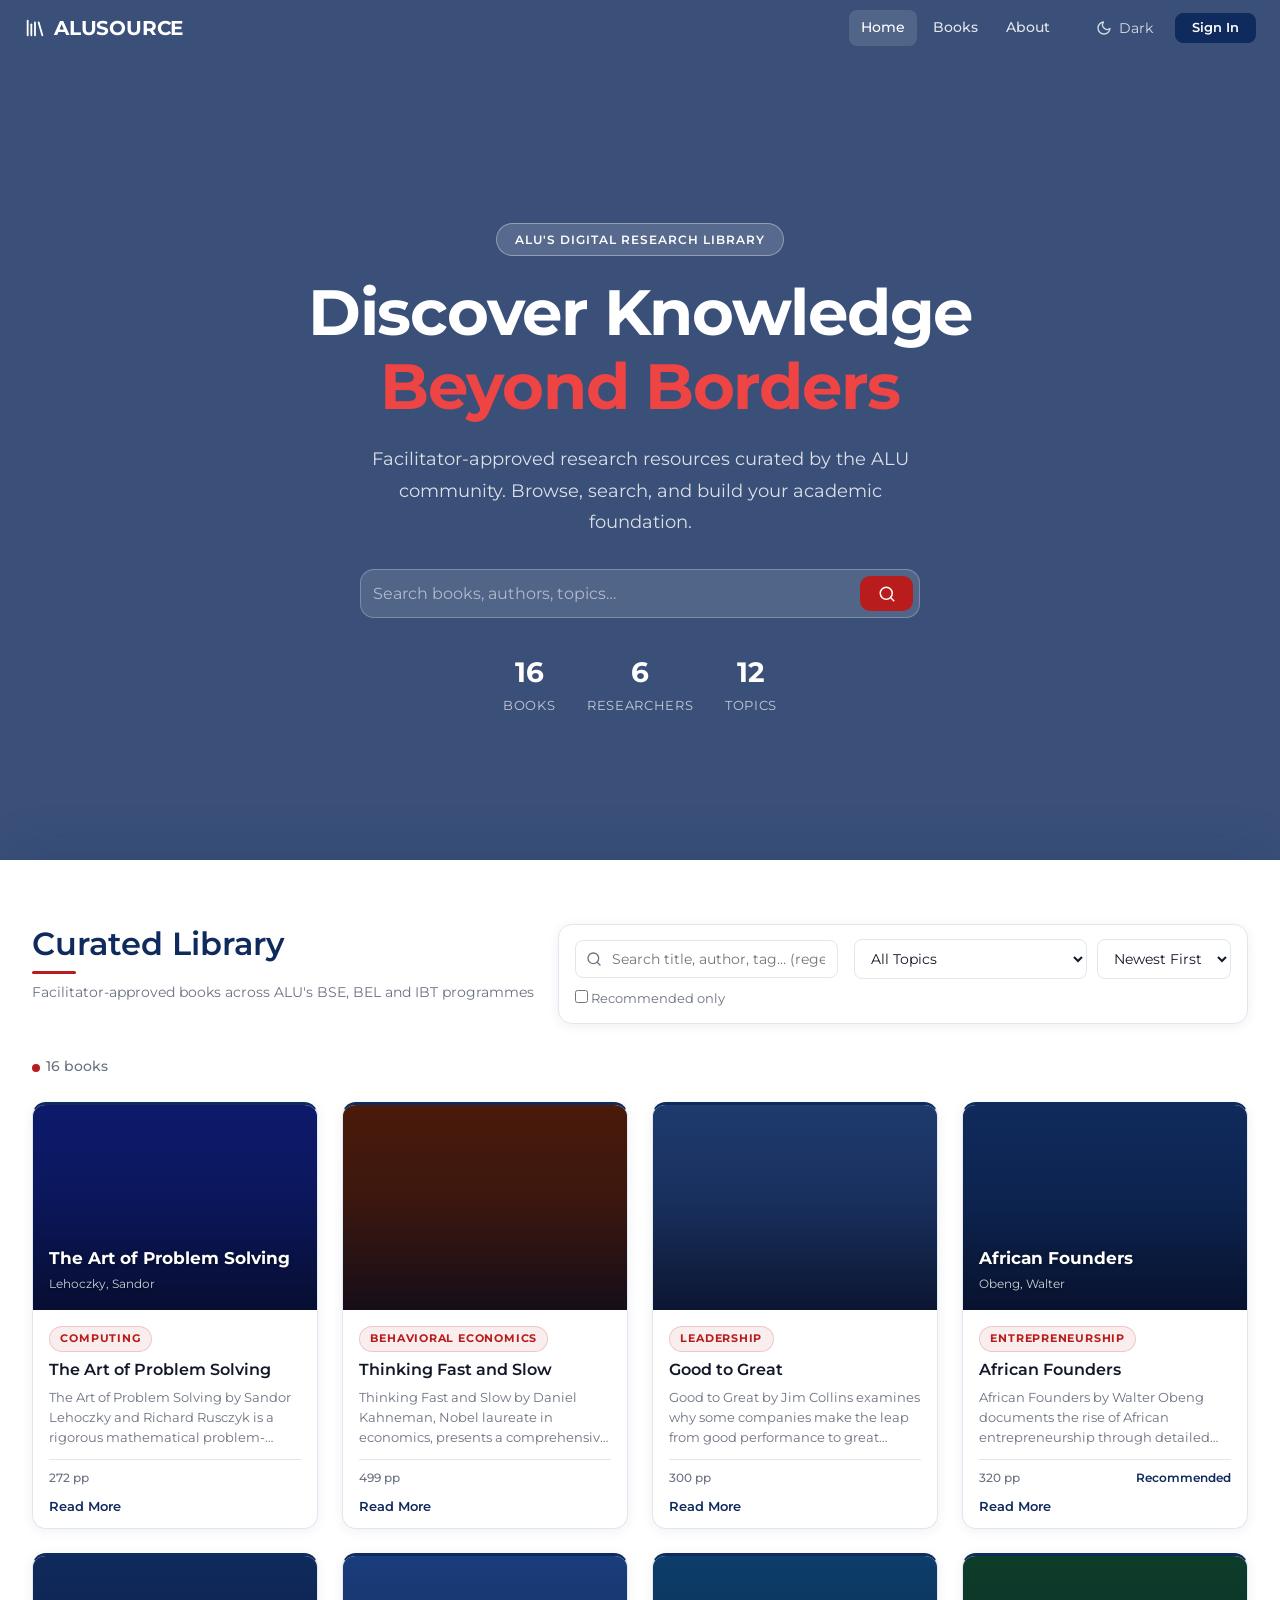
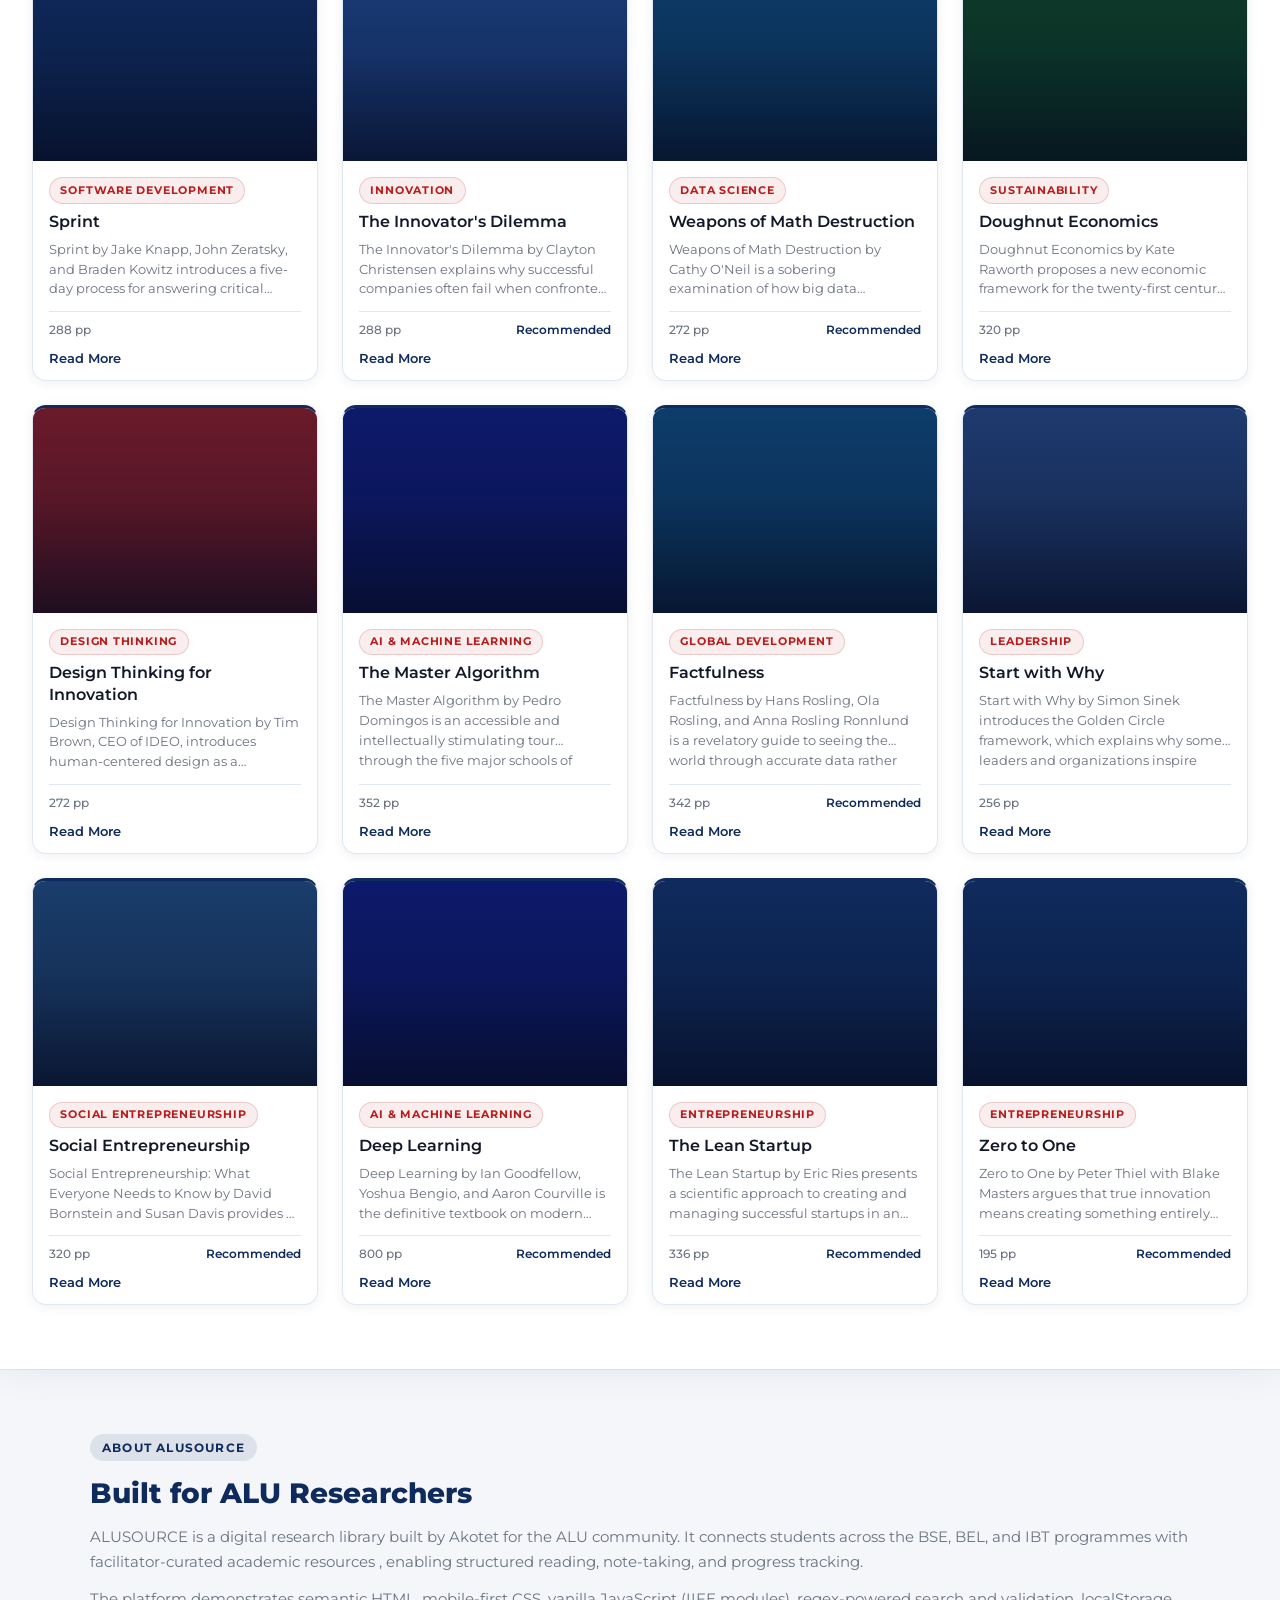
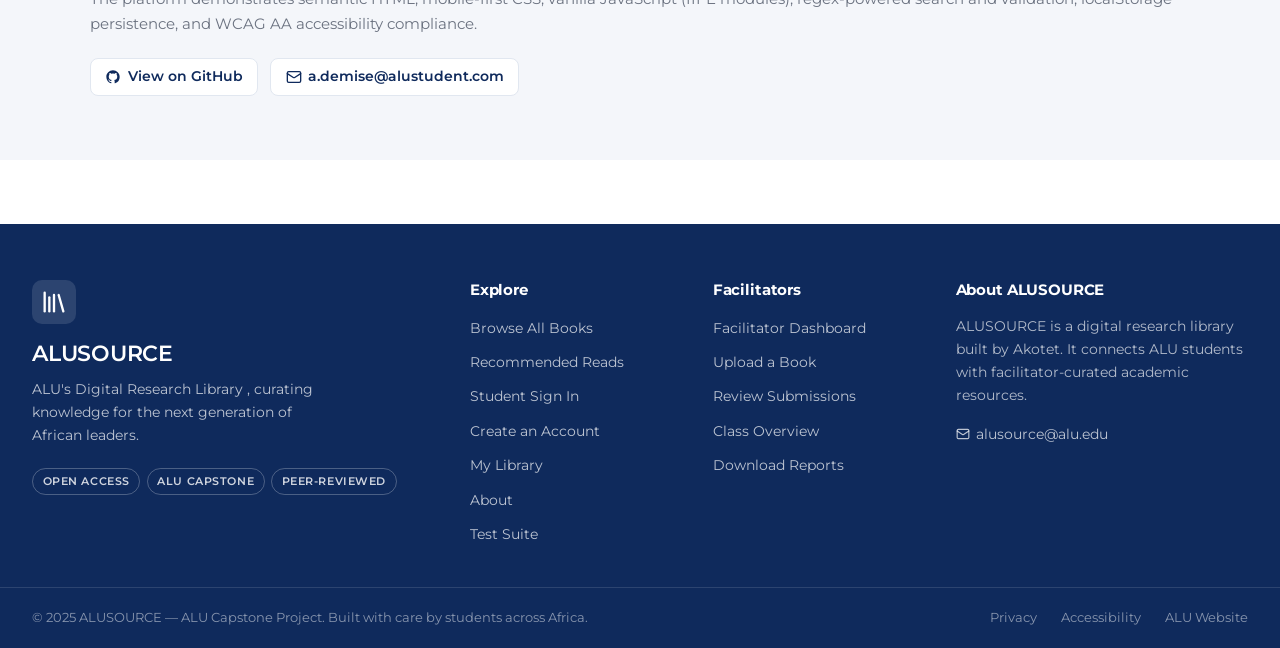
<file: index.html>
<!DOCTYPE html>
<html lang="en">
<head>
  <meta charset="UTF-8" />
  <meta name="viewport" content="width=device-width, initial-scale=1.0" />
  <title>ALUSOURCE  ,  ALU's Digital Research Library</title>
  <meta name="description" content="Explore peer-reviewed and facilitator-approved research resources curated by ALU students." />
  <script>(function(){var t=localStorage.getItem('alu:theme')||'light';document.documentElement.setAttribute('data-theme',t);})()</script>
  <link rel="preconnect" href="https://fonts.googleapis.com" />
  <link rel="preconnect" href="https://fonts.gstatic.com" crossorigin />
  <link href="https://fonts.googleapis.com/css2?family=Montserrat:wght@400;500;600;700;800&display=swap" rel="stylesheet" />
  <link rel="stylesheet" href="styles/main.css" />
</head>
<body>

  <a href="#main-content" class="skip-link">Skip to main content</a>
  <div role="status" aria-live="polite" aria-atomic="true" class="sr-only" id="live-polite"></div>

  <!-- ── Navigation ─────────────────────────────────────────── -->
  <header class="site-header" role="banner">
  <nav class="site-nav site-nav--transparent" id="site-nav" aria-label="Main navigation">
    <a href="index.html" class="site-nav__logo" aria-label="ALUSOURCE home">
      <svg width="22" height="22" viewBox="0 0 24 24" fill="none" stroke="currentColor"
           stroke-width="2" stroke-linecap="round" stroke-linejoin="round" aria-hidden="true">
        <path d="m16 6 4 14"/><path d="M12 6v14"/><path d="M8 8v12"/><path d="M4 4v16"/>
      </svg>
      <span class="site-nav__logo-text">ALUSOURCE</span>
    </a>

    <div class="site-nav__links" id="nav-links">
      <a href="index.html" class="site-nav__link site-nav__link--active">Home</a>
      <a href="#catalog"   class="site-nav__link">Books</a>
      <a href="#about"     class="site-nav__link">About</a>
    </div>

    <div class="site-nav__cta" style="display:flex;align-items:center;gap:.75rem">
      <button class="theme-toggle" aria-label="Toggle theme" aria-pressed="false">
        <svg class="theme-toggle__icon" viewBox="0 0 24 24" fill="none" stroke="currentColor"
             stroke-width="2" stroke-linecap="round" stroke-linejoin="round" aria-hidden="true">
          <path d="M21 12.79A9 9 0 1 1 11.21 3 7 7 0 0 0 21 12.79z"/>
        </svg>
        <span class="theme-toggle__label">Dark</span>
      </button>
      <!-- Logged-out state -->
      <a href="login.html" class="btn btn--primary btn--sm" id="nav-signin-btn">Sign In</a>
      <!-- Logged-in state (hidden until session detected) -->
      <div class="nav-user-pill" id="nav-user-pill" hidden>
        <span class="nav-user-pill__avatar" id="nav-user-avatar" aria-hidden="true"></span>
        <span class="nav-user-pill__name" id="nav-user-name"></span>
        <a href="dashboard.html" class="btn btn--accent btn--sm">Dashboard</a>
      </div>
    </div>

    <button class="site-nav__hamburger" id="nav-toggle"
            aria-label="Toggle navigation" aria-expanded="false" aria-controls="nav-links">
      <span></span><span></span><span></span>
    </button>
  </nav>
  </header>

  <!-- ── Hero ────────────────────────────────────────────────── -->
  <section class="hero"
           style="background-image:url('https://images.unsplash.com/photo-1481627834876-b7833e8f5570?auto=format&fit=crop&w=1920&q=80')"
           aria-labelledby="hero-title">
    <div class="hero__overlay"></div>
    <div class="hero__content">
      <span class="hero__badge">ALU's Digital Research Library</span>
      <h1 class="hero__title" id="hero-title">
        Discover Knowledge<br /><span>Beyond Borders</span>
      </h1>
      <p class="hero__subtitle">
        Facilitator-approved research resources curated by the ALU community.
        Browse, search, and build your academic foundation.
      </p>
      <div class="hero__search" role="search" aria-label="Search the library">
        <input type="text" class="hero__search-input" id="hero-search"
               placeholder="Search books, authors, topics…"
               autocomplete="off" aria-label="Search books" />
        <button class="hero__search-btn" id="hero-search-btn" type="button" aria-label="Submit search">
          <svg width="18" height="18" viewBox="0 0 24 24" fill="none" stroke="currentColor"
               stroke-width="2" stroke-linecap="round" stroke-linejoin="round" aria-hidden="true">
            <circle cx="11" cy="11" r="8"/><path d="m21 21-4.3-4.3"/>
          </svg>
        </button>
      </div>
      <div class="hero__stats" aria-live="polite">
        <div class="hero__stat"><strong id="hero-stat-books"> , </strong><span>Books</span></div>
        <div class="hero__stat"><strong id="hero-stat-students"> , </strong><span>Researchers</span></div>
        <div class="hero__stat"><strong id="hero-stat-tags"> , </strong><span>Topics</span></div>
      </div>
    </div>
  </section>

  <!-- ── Catalog ─────────────────────────────────────────────── -->
  <main id="main-content" class="home-main">
    <section class="catalog-section" id="catalog" aria-labelledby="catalog-heading">

      <div class="catalog-controls">
        <div class="catalog-controls__heading">
          <h2 id="catalog-heading">Curated Library</h2>
          <p class="catalog-subtitle">Facilitator-approved books across ALU's BSE, BEL and IBT programmes</p>
        </div>
        <div class="filter-bar" role="search" aria-label="Filter and sort books">
          <div class="search-wrap">
            <span class="search-icon" aria-hidden="true">
              <svg viewBox="0 0 24 24" fill="none" stroke="currentColor" stroke-width="2"
                   stroke-linecap="round" stroke-linejoin="round">
                <circle cx="11" cy="11" r="8"/><path d="m21 21-4.3-4.3"/>
              </svg>
            </span>
            <label for="pub-search" class="sr-only">Search books (supports regex)</label>
            <input type="text" id="pub-search" class="search-input"
                   placeholder="Search title, author, tag… (regex OK)"
                   autocomplete="off" />
            <div class="search-options">
              <span class="search-hint" id="pub-search-hint" aria-live="polite"></span>
            </div>
          </div>

          <label for="pub-tag" class="sr-only">Filter by topic</label>
          <select id="pub-tag" class="filter-select">
            <option value="">All Topics</option>
          </select>

          <label for="pub-sort" class="sr-only">Sort by</label>
          <select id="pub-sort" class="filter-select">
            <option value="dateAdded-desc">Newest First</option>
            <option value="title-asc">Title A–Z</option>
            <option value="pages-desc">Most Pages</option>
          </select>

          <label class="toggle-label" style="font-size:.82rem;color:var(--text-muted);white-space:nowrap">
            <input type="checkbox" id="pub-rec-only" /> Recommended only
          </label>
        </div>
      </div>

      <p class="records-count" id="catalog-count" aria-live="polite">Loading…</p>

      <div class="catalog-grid" id="catalog-grid" role="list" aria-label="Book catalog"></div>

      <div class="empty-state" id="catalog-empty" hidden>
        <svg width="48" height="48" viewBox="0 0 24 24" fill="none" stroke="currentColor"
             stroke-width="1.5" stroke-linecap="round" stroke-linejoin="round" aria-hidden="true">
          <path d="m16 6 4 14"/><path d="M12 6v14"/><path d="M8 8v12"/><path d="M4 4v16"/>
        </svg>
        <h3>No books found</h3>
        <p>Try adjusting your search or clearing the filters.</p>
      </div>
    </section>

  </main>

  <!-- ── About Section ─────────────────────────────────────────── -->
  <section class="about-section" id="about" aria-labelledby="about-heading">
    <div class="about-section__inner">
      <div class="about-section__text">
        <span class="about-section__eyebrow">About ALUSOURCE</span>
        <h2 id="about-heading">Built for ALU Researchers</h2>
        <p>
          ALUSOURCE is a digital research library built by Akotet for the ALU community.
          It connects students across the BSE, BEL, and IBT programmes with
          facilitator-curated academic resources  ,  enabling structured reading,
          note-taking, and progress tracking.
        </p>
        <p>
          The platform demonstrates semantic HTML, mobile-first CSS, vanilla JavaScript
          (IIFE modules), regex-powered search and validation, localStorage persistence,
          and WCAG AA accessibility compliance.
        </p>
        <div class="about-section__links">
          <a href="https://github.com/akotet27/Summative1-ALU-Digital-Research-Library.git" target="_blank" rel="noopener noreferrer" class="about-link">
            <svg width="16" height="16" viewBox="0 0 24 24" fill="currentColor" aria-hidden="true">
              <path d="M12 2C6.477 2 2 6.484 2 12.017c0 4.425 2.865 8.18 6.839 9.504.5.092.682-.217.682-.483 0-.237-.008-.868-.013-1.703-2.782.605-3.369-1.343-3.369-1.343-.454-1.158-1.11-1.466-1.11-1.466-.908-.62.069-.608.069-.608 1.003.07 1.531 1.032 1.531 1.032.892 1.53 2.341 1.088 2.91.832.092-.647.35-1.088.636-1.338-2.22-.253-4.555-1.113-4.555-4.951 0-1.093.39-1.988 1.029-2.688-.103-.253-.446-1.272.098-2.65 0 0 .84-.27 2.75 1.026A9.564 9.564 0 0 1 12 6.844a9.59 9.59 0 0 1 2.504.337c1.909-1.296 2.747-1.027 2.747-1.027.546 1.379.202 2.398.1 2.651.64.7 1.028 1.595 1.028 2.688 0 3.848-2.339 4.695-4.566 4.943.359.309.678.92.678 1.855 0 1.338-.012 2.419-.012 2.747 0 .268.18.58.688.482A10.02 10.02 0 0 0 22 12.017C22 6.484 17.522 2 12 2z"/>
            </svg>
            View on GitHub
          </a>
          <a href="mailto:a.demise@alustudent.com" class="about-link">
            <svg width="16" height="16" viewBox="0 0 24 24" fill="none" stroke="currentColor"
                 stroke-width="2" stroke-linecap="round" stroke-linejoin="round" aria-hidden="true">
              <rect width="20" height="16" x="2" y="4" rx="2"/>
              <path d="m22 7-8.97 5.7a1.94 1.94 0 0 1-2.06 0L2 7"/>
            </svg>
            a.demise@alustudent.com
          </a>
        </div>
      </div>
    </div>
  </section>

  <!-- ── Site Footer ─────────────────────────────────────────── -->
  <footer class="site-footer" aria-labelledby="footer-brand-name">
    <div class="site-footer__inner">

      <!-- Brand -->
      <div class="site-footer__brand">
        <div class="site-footer__logo" aria-hidden="true">
          <svg width="28" height="28" viewBox="0 0 24 24" fill="none" stroke="currentColor"
               stroke-width="2" stroke-linecap="round" stroke-linejoin="round">
            <path d="m16 6 4 14"/><path d="M12 6v14"/><path d="M8 8v12"/><path d="M4 4v16"/>
          </svg>
        </div>
        <strong class="site-footer__name" id="footer-brand-name">ALUSOURCE</strong>
        <p class="site-footer__tagline">
          ALU's Digital Research Library  ,  curating knowledge for the next generation of African leaders.
        </p>
        <div class="site-footer__badges">
          <span class="footer-badge">Open Access</span>
          <span class="footer-badge">ALU Capstone</span>
          <span class="footer-badge">Peer-Reviewed</span>
        </div>
      </div>

      <!-- Explore -->
      <nav class="site-footer__col" aria-labelledby="footer-explore-heading">
        <h3 class="site-footer__col-heading" id="footer-explore-heading">Explore</h3>
        <ul class="site-footer__links" role="list">
          <li><a href="index.html#catalog">Browse All Books</a></li>
          <li><a href="index.html#catalog">Recommended Reads</a></li>
          <li><a href="login.html">Student Sign In</a></li>
          <li><a href="login.html#register">Create an Account</a></li>
          <li><a href="dashboard.html">My Library</a></li>
          <li><a href="#about">About</a></li>
          <li><a href="tests.html">Test Suite</a></li>
        </ul>
      </nav>

      <!-- For Facilitators -->
      <nav class="site-footer__col" aria-labelledby="footer-fac-heading">
        <h3 class="site-footer__col-heading" id="footer-fac-heading">Facilitators</h3>
        <ul class="site-footer__links" role="list">
          <li><a href="admin.html">Facilitator Dashboard</a></li>
          <li><a href="admin.html">Upload a Book</a></li>
          <li><a href="admin.html">Review Submissions</a></li>
          <li><a href="admin.html">Class Overview</a></li>
          <li><a href="admin.html">Download Reports</a></li>
        </ul>
      </nav>

      <!-- About -->
      <div class="site-footer__col">
        <h3 class="site-footer__col-heading">About ALUSOURCE</h3>
        <p class="site-footer__about">
          ALUSOURCE is a digital research library built by Akotet.
          It connects ALU students with facilitator-curated academic resources.
        </p>
        <address class="site-footer__contact">
          <a href="mailto:alusource@alu.edu" class="footer-contact-link">
            <svg width="14" height="14" viewBox="0 0 24 24" fill="none" stroke="currentColor"
                 stroke-width="2" stroke-linecap="round" stroke-linejoin="round" aria-hidden="true">
              <rect width="20" height="16" x="2" y="4" rx="2"/>
              <path d="m22 7-8.97 5.7a1.94 1.94 0 0 1-2.06 0L2 7"/>
            </svg>
            alusource@alu.edu
          </a>
        </address>
      </div>

    </div>

    <!-- Bottom bar -->
    <div class="site-footer__bottom">
      <p>&copy; 2025 ALUSOURCE &mdash; ALU Capstone Project. Built with care by students across Africa.</p>
      <div class="site-footer__bottom-links">
        <a href="#">Privacy</a>
        <a href="#">Accessibility</a>
        <a href="https://www.alueducation.com" target="_blank" rel="noopener noreferrer">ALU Website</a>
      </div>
    </div>
  </footer>

  <!-- ── Book Detail Modal ───────────────────────────────────── -->
  <div class="modal-overlay" id="book-modal" role="dialog" aria-modal="true"
       aria-labelledby="book-modal-title" hidden>
    <div class="modal modal--book book-modal">
      <button class="modal__close" id="book-modal-close" aria-label="Close book details">
        <svg width="18" height="18" viewBox="0 0 24 24" fill="none" stroke="currentColor"
             stroke-width="2" stroke-linecap="round" stroke-linejoin="round" aria-hidden="true">
          <path d="M18 6 6 18"/><path d="m6 6 12 12"/>
        </svg>
      </button>
      <div class="book-modal__cover" id="book-modal-cover">
        <div class="book-modal__cover-content">
          <span class="book-modal__tag"  id="book-modal-tag"></span>
          <h2 class="book-modal__title" id="book-modal-title"></h2>
          <p class="book-modal__author" id="book-modal-author"></p>
        </div>
      </div>
      <div class="book-modal__body">
        <div class="book-modal__meta" id="book-modal-meta"></div>
        <div class="book-modal__desc">
          <h3>About this Book</h3>
          <p id="book-modal-desc-text"></p>
        </div>
      </div>
      <div class="modal__actions">
        <a href="login.html" class="btn btn--primary" id="book-modal-cta">Sign in to read this book</a>
        <button class="btn btn--ghost" id="book-modal-close-btn">Close</button>
      </div>
    </div>
  </div>

  <script src="scripts/storage.js"></script>
  <script src="scripts/validators.js"></script>
  <script src="scripts/auth.js"></script>
  <script src="scripts/search.js"></script>
  <script src="scripts/app.js"></script>
  <script>
    if ('serviceWorker' in navigator) {
      navigator.serviceWorker.register('./sw.js').catch(function(){});
    }
    /* Nav solid-on-scroll */
    (function () {
      var nav  = document.getElementById('site-nav');
      var hero = document.querySelector('.hero');
      if (!nav || !hero) return;
      function onScroll() {
        if (hero.getBoundingClientRect().bottom <= 64) {
          nav.classList.replace('site-nav--transparent', 'site-nav--solid');
        } else {
          nav.classList.replace('site-nav--solid', 'site-nav--transparent');
        }
      }
      window.addEventListener('scroll', onScroll, { passive: true });
      onScroll();
    })();
    /* Mobile hamburger */
    (function () {
      var toggle = document.getElementById('nav-toggle');
      var links  = document.getElementById('nav-links');
      if (!toggle || !links) return;
      toggle.addEventListener('click', function () {
        var open = links.classList.toggle('is-open');
        toggle.setAttribute('aria-expanded', open ? 'true' : 'false');
      });
    })();
  </script>
</body>
</html>
</file>
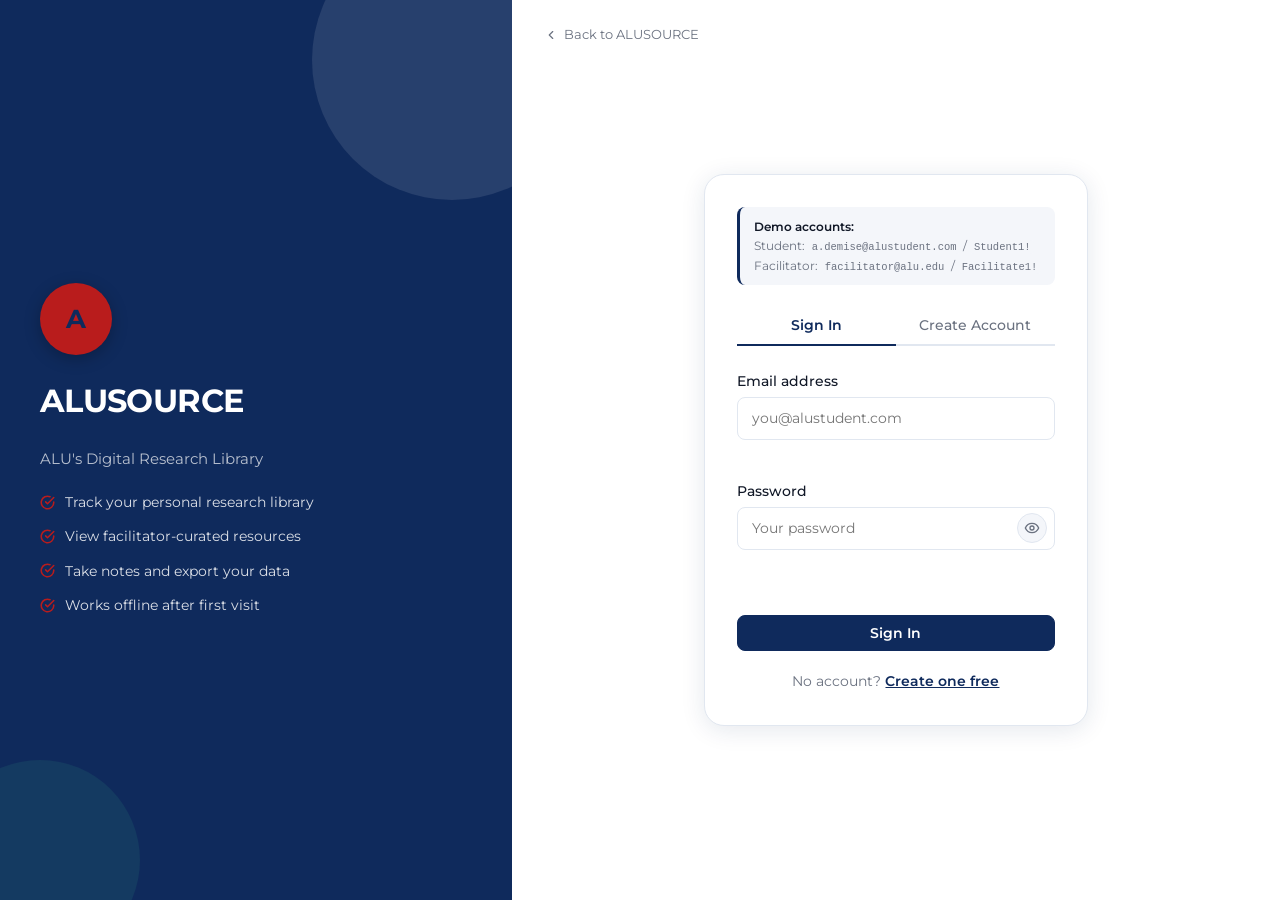
<file: admin.html>
<!DOCTYPE html>
<html lang="en">
<head>
  <meta charset="UTF-8" />
  <meta name="viewport" content="width=device-width, initial-scale=1.0" />
  <title>Facilitator — ALUSOURCE</title>
  <script>(function(){var t=localStorage.getItem('alu:theme')||'light';document.documentElement.setAttribute('data-theme',t);})()</script>
  <link rel="preconnect" href="https://fonts.googleapis.com" />
  <link rel="preconnect" href="https://fonts.gstatic.com" crossorigin />
  <link href="https://fonts.googleapis.com/css2?family=Montserrat:wght@400;500;600;700;800&display=swap" rel="stylesheet" />
  <link rel="stylesheet" href="styles/main.css" />
</head>
<body>

  <a href="#main-content" class="skip-link">Skip to main content</a>
  <div role="status"  aria-live="polite"    aria-atomic="true" class="sr-only" id="live-polite"></div>
  <div role="alert"   aria-live="assertive" aria-atomic="true" class="sr-only" id="live-assertive"></div>

  <!-- ── Top bar ────────────────────────────────────────────── -->
  <header class="topbar" aria-label="Mobile navigation bar">
    <button class="topbar__menu" id="sidebar-toggle" aria-label="Open navigation" aria-expanded="false" aria-controls="sidebar">
      <svg width="22" height="22" viewBox="0 0 24 24" fill="none" stroke="currentColor" stroke-width="2" stroke-linecap="round" stroke-linejoin="round" aria-hidden="true"><line x1="4" x2="20" y1="6" y2="6"/><line x1="4" x2="20" y1="12" y2="12"/><line x1="4" x2="20" y1="18" y2="18"/></svg>
    </button>
    <span class="topbar__title">ALUSOURCE</span>
    <div style="display:flex;align-items:center;gap:.4rem">
      <a href="index.html" class="topbar__home" aria-label="ALUSOURCE Home">
        <svg width="18" height="18" viewBox="0 0 24 24" fill="none" stroke="currentColor" stroke-width="2" stroke-linecap="round" stroke-linejoin="round" aria-hidden="true"><path d="m3 9 9-7 9 7v11a2 2 0 0 1-2 2H5a2 2 0 0 1-2-2z"/><polyline points="9 22 9 12 15 12 15 22"/></svg>
      </a>
      <button class="theme-toggle" aria-label="Toggle theme" aria-pressed="false" style="font-size:.72rem;padding:.25rem .55rem">
        <svg class="theme-toggle__icon" viewBox="0 0 24 24" fill="none" stroke="currentColor" stroke-width="2" stroke-linecap="round" stroke-linejoin="round" aria-hidden="true"><path d="M21 12.79A9 9 0 1 1 11.21 3 7 7 0 0 0 21 12.79z"/></svg>
        <span class="theme-toggle__label">Dark</span>
      </button>
    </div>
  </header>

  <div class="sidebar-backdrop" id="sidebar-backdrop" aria-hidden="true"></div>

  <!-- ── Sidebar ────────────────────────────────────────────── -->
  <nav class="sidebar" id="sidebar" aria-label="Facilitator navigation">
    <div class="sidebar__header">
      <div class="sidebar__brand">
        <div class="sidebar__logo" aria-hidden="true">
          <span class="logo-spine logo-spine--want"></span>
          <span class="logo-spine logo-spine--reading"></span>
          <span class="logo-spine logo-spine--done"></span>
        </div>
        <div>
          <span class="sidebar__name">ALUSOURCE</span>
          <span class="sidebar__sub">Facilitator View</span>
        </div>
      </div>
      <button class="sidebar__close" id="sidebar-close" aria-label="Close navigation">
        <svg width="18" height="18" viewBox="0 0 24 24" fill="none" stroke="currentColor" stroke-width="2" stroke-linecap="round" stroke-linejoin="round" aria-hidden="true"><path d="M18 6 6 18"/><path d="m6 6 12 12"/></svg>
      </button>
    </div>

    <div class="sidebar__user">
      <div class="sidebar__avatar" id="nav-avatar" aria-hidden="true">F</div>
      <div class="sidebar__user-info">
        <div class="sidebar__user-name" id="nav-name"></div>
        <div class="sidebar__user-class">Facilitator</div>
      </div>
    </div>

    <ul class="nav-list" role="list">
      <li><a href="#" class="nav-link active" data-page="overview" aria-current="page">
        <svg class="nav-icon" viewBox="0 0 24 24" fill="none" stroke="currentColor" stroke-width="2" stroke-linecap="round" stroke-linejoin="round" aria-hidden="true"><rect width="7" height="9" x="3" y="3" rx="1"/><rect width="7" height="5" x="14" y="3" rx="1"/><rect width="7" height="9" x="14" y="12" rx="1"/><rect width="7" height="5" x="3" y="16" rx="1"/></svg>
        <span>Overview</span>
      </a></li>
      <li><a href="#" class="nav-link" data-page="library">
        <svg class="nav-icon" viewBox="0 0 24 24" fill="none" stroke="currentColor" stroke-width="2" stroke-linecap="round" stroke-linejoin="round" aria-hidden="true"><path d="m16 6 4 14"/><path d="M12 6v14"/><path d="M8 8v12"/><path d="M4 4v16"/></svg>
        <span>Class Library</span>
      </a></li>
      <li><a href="#" class="nav-link" data-page="approvals">
        <svg class="nav-icon" viewBox="0 0 24 24" fill="none" stroke="currentColor" stroke-width="2" stroke-linecap="round" stroke-linejoin="round" aria-hidden="true"><path d="M22 11.08V12a10 10 0 1 1-5.93-9.14"/><path d="m9 11 3 3L22 4"/></svg>
        <span>Pending Approvals <span class="nav-badge" id="pending-badge" style="display:none"></span></span>
      </a></li>
      <li><a href="#" class="nav-link" data-page="students">
        <svg class="nav-icon" viewBox="0 0 24 24" fill="none" stroke="currentColor" stroke-width="2" stroke-linecap="round" stroke-linejoin="round" aria-hidden="true"><path d="M22 10v6M2 10l10-5 10 5-10 5z"/><path d="M6 12v5c3 3 9 3 12 0v-5"/></svg>
        <span>Students by Class</span>
      </a></li>
      <li><a href="#" class="nav-link" data-page="reports">
        <svg class="nav-icon" viewBox="0 0 24 24" fill="none" stroke="currentColor" stroke-width="2" stroke-linecap="round" stroke-linejoin="round" aria-hidden="true"><line x1="18" x2="18" y1="20" y2="10"/><line x1="12" x2="12" y1="20" y2="4"/><line x1="6" x2="6" y1="20" y2="14"/></svg>
        <span>Reports</span>
      </a></li>
      <li><a href="#" class="nav-link" data-page="recommended">
        <svg class="nav-icon" viewBox="0 0 24 24" fill="none" stroke="currentColor" stroke-width="2" stroke-linecap="round" stroke-linejoin="round" aria-hidden="true"><polygon points="12 2 15.09 8.26 22 9.27 17 14.14 18.18 21.02 12 17.77 5.82 21.02 7 14.14 2 9.27 8.91 8.26 12 2"/></svg>
        <span>Recommended</span>
      </a></li>
    </ul>

    <div class="sidebar__home-link">
      <a href="index.html" class="sidebar-home-btn">
        <svg class="nav-icon" width="16" height="16" viewBox="0 0 24 24" fill="none" stroke="currentColor" stroke-width="2" stroke-linecap="round" stroke-linejoin="round" aria-hidden="true"><path d="m3 9 9-7 9 7v11a2 2 0 0 1-2 2H5a2 2 0 0 1-2-2z"/><polyline points="9 22 9 12 15 12 15 22"/></svg>
        <span>ALUSOURCE Home</span>
      </a>
    </div>

    <button class="sidebar__role-switch" id="logout-btn" style="margin:.75rem 1rem;width:calc(100% - 2rem)" aria-label="Sign out">Sign Out</button>
  </nav>

  <!-- ── Main ───────────────────────────────────────────────── -->
  <main id="main-content" class="main-content">
    <div class="toast" id="toast" role="status" aria-live="polite" aria-atomic="true"></div>

    <!-- OVERVIEW -->
    <section id="page-overview" class="page page--active" aria-labelledby="overview-heading">
      <header class="page-header">
        <h1 id="overview-heading">Class Overview</h1>
        <p class="page-subtitle" id="fac-subtitle">Aggregate library analytics</p>
      </header>
      <div class="stats-grid">
        <div class="stat-card stat-card--total"><div class="stat-card__icon"><svg viewBox="0 0 24 24" fill="none" stroke="currentColor" stroke-width="2" stroke-linecap="round" stroke-linejoin="round" aria-hidden="true"><path d="m12.83 2.18a2 2 0 0 0-1.66 0L2.6 6.08a1 1 0 0 0 0 1.83l8.58 3.91a2 2 0 0 0 1.66 0l8.58-3.9a1 1 0 0 0 0-1.83Z"/><path d="m22 17.65-9.17 4.16a2 2 0 0 1-1.66 0L2 17.65"/><path d="m22 12.65-9.17 4.16a2 2 0 0 1-1.66 0L2 12.65"/></svg></div><div class="stat-card__body"><span class="stat-card__value" id="fac-stat-total">0</span><span class="stat-card__label">Total Resources</span></div></div>
        <div class="stat-card stat-card--done"><div class="stat-card__icon"><svg viewBox="0 0 24 24" fill="none" stroke="currentColor" stroke-width="2" stroke-linecap="round" stroke-linejoin="round" aria-hidden="true"><path d="M22 11.08V12a10 10 0 1 1-5.93-9.14"/><path d="m9 11 3 3L22 4"/></svg></div><div class="stat-card__body"><span class="stat-card__value" id="fac-stat-done">0</span><span class="stat-card__label">Finished</span></div></div>
        <div class="stat-card stat-card--pages"><div class="stat-card__icon"><svg viewBox="0 0 24 24" fill="none" stroke="currentColor" stroke-width="2" stroke-linecap="round" stroke-linejoin="round" aria-hidden="true"><path d="M15 2H6a2 2 0 0 0-2 2v16a2 2 0 0 0 2 2h12a2 2 0 0 0 2-2V7Z"/><path d="M14 2v4a2 2 0 0 0 2 2h4"/></svg></div><div class="stat-card__body"><span class="stat-card__value" id="fac-stat-avgpages">—</span><span class="stat-card__label">Avg Pages (finished)</span></div></div>
        <div class="stat-card stat-card--want"><div class="stat-card__icon"><svg viewBox="0 0 24 24" fill="none" stroke="currentColor" stroke-width="2" stroke-linecap="round" stroke-linejoin="round" aria-hidden="true"><polygon points="12 2 15.09 8.26 22 9.27 17 14.14 18.18 21.02 12 17.77 5.82 21.02 7 14.14 2 9.27 8.91 8.26 12 2"/></svg></div><div class="stat-card__body"><span class="stat-card__value" id="fac-stat-rec">0</span><span class="stat-card__label">Recommended</span></div></div>
        <div class="stat-card stat-card--tag"><div class="stat-card__icon"><svg viewBox="0 0 24 24" fill="none" stroke="currentColor" stroke-width="2" stroke-linecap="round" stroke-linejoin="round" aria-hidden="true"><path d="M22 10v6M2 10l10-5 10 5-10 5z"/><path d="M6 12v5c3 3 9 3 12 0v-5"/></svg></div><div class="stat-card__body"><span class="stat-card__value" id="fac-stat-students">0</span><span class="stat-card__label">Students</span></div></div>
        <div class="stat-card stat-card--tag"><div class="stat-card__icon"><svg viewBox="0 0 24 24" fill="none" stroke="currentColor" stroke-width="2" stroke-linecap="round" stroke-linejoin="round" aria-hidden="true"><path d="M12.586 2.586A2 2 0 0 0 11.172 2H4a2 2 0 0 0-2 2v7.172a2 2 0 0 0 .586 1.414l8.704 8.704a2.426 2.426 0 0 0 3.42 0l6.58-6.58a2.426 2.426 0 0 0 0-3.42z"/><circle cx="7.5" cy="7.5" r=".5" fill="currentColor"/></svg></div><div class="stat-card__body"><span class="stat-card__value stat-card__value--sm" id="fac-stat-top-tag">—</span><span class="stat-card__label">Top Tag</span></div></div>
        <div class="stat-card stat-card--notes"><div class="stat-card__icon"><svg viewBox="0 0 24 24" fill="none" stroke="currentColor" stroke-width="2" stroke-linecap="round" stroke-linejoin="round" aria-hidden="true"><path d="M14.5 2H6a2 2 0 0 0-2 2v16a2 2 0 0 0 2 2h12a2 2 0 0 0 2-2V7.5L14.5 2z"/><polyline points="14 2 14 8 20 8"/><line x1="16" x2="8" y1="13" y2="13"/><line x1="16" x2="8" y1="17" y2="17"/></svg></div><div class="stat-card__body"><span class="stat-card__value" id="fac-stat-notes">0</span><span class="stat-card__label">Student Notes</span></div></div>
        <div class="stat-card stat-card--reading"><div class="stat-card__icon"><svg viewBox="0 0 24 24" fill="none" stroke="currentColor" stroke-width="2" stroke-linecap="round" stroke-linejoin="round" aria-hidden="true"><path d="M2 3h6a4 4 0 0 1 4 4v14a3 3 0 0 0-3-3H2z"/><path d="M22 3h-6a4 4 0 0 0-4 4v14a3 3 0 0 1 3-3h7z"/></svg></div><div class="stat-card__body"><span class="stat-card__value" id="fac-stat-active">0</span><span class="stat-card__label">Active Readers</span></div></div>
      </div>
      <section class="chart-section" aria-labelledby="tag-chart-heading"><h2 id="tag-chart-heading">Resources by Tag</h2><div class="bar-chart" id="tag-chart" role="img" aria-label="Resources per tag"></div></section>
      <section class="chart-section" aria-labelledby="health-heading"><h2 id="health-heading">Library Health</h2><div class="fac-health-grid" id="fac-health-grid"></div></section>
    </section>

    <!-- PENDING APPROVALS -->
    <section id="page-approvals" class="page" aria-labelledby="approvals-heading">
      <header class="page-header">
        <h1 id="approvals-heading">Pending Approvals</h1>
        <p class="page-subtitle">Review student notes, book access requests, and submitted books</p>
      </header>
      <!-- Tabs -->
      <div class="approvals-tabs" role="tablist" aria-label="Approval categories">
        <button class="approvals-tab active" role="tab" data-tab="notes" id="tab-btn-notes" aria-selected="true" aria-controls="approvals-notes">
          Student Notes
          <span class="nav-badge" id="notes-pending-badge" style="display:none">0</span>
        </button>
        <button class="approvals-tab" role="tab" data-tab="requests" id="tab-btn-requests" aria-selected="false" aria-controls="approvals-requests">
          Book Requests
          <span class="nav-badge" id="req-pending-badge" style="display:none">0</span>
        </button>
        <button class="approvals-tab" role="tab" data-tab="books" id="tab-btn-books" aria-selected="false" aria-controls="approvals-books">
          Book Submissions
          <span class="nav-badge" id="books-pending-badge" style="display:none">0</span>
        </button>
      </div>
      <div id="approvals-notes"    role="tabpanel" aria-labelledby="tab-btn-notes"     class="pending-queue" aria-live="polite"></div>
      <div id="approvals-requests" role="tabpanel" aria-labelledby="tab-btn-requests"  class="pending-queue" aria-live="polite" hidden></div>
      <div id="approvals-books"    role="tabpanel" aria-labelledby="tab-btn-books"     class="pending-queue" aria-live="polite" hidden></div>
    </section>

    <!-- STUDENTS BY CLASS -->
    <section id="page-students" class="page" aria-labelledby="students-heading">
      <header class="page-header"><h1 id="students-heading">Students by Class</h1><p class="page-subtitle">View, edit or remove student accounts</p></header>
      <div id="students-container"></div>
      <!-- Student detail panel (hidden by default) -->
      <div class="student-detail" id="student-detail" hidden>
        <button class="student-detail__back" id="student-back-btn">
          <svg width="14" height="14" viewBox="0 0 24 24" fill="none" stroke="currentColor" stroke-width="2" stroke-linecap="round" stroke-linejoin="round" aria-hidden="true"><path d="m15 18-6-6 6-6"/></svg>
          Back to all students
        </button>
        <div id="student-detail-content"></div>
        <section class="chart-section" style="margin-top:1.25rem" aria-labelledby="stu-books-heading">
          <h2 id="stu-books-heading" style="font-size:1rem;font-weight:700;margin-bottom:.75rem">Library Entries</h2>
          <div class="table-wrap" role="region" tabindex="0">
            <table class="records-table" id="stu-books-table">
              <thead><tr><th scope="col">Title</th><th scope="col">Author</th><th scope="col">Status</th><th scope="col">Pages</th><th scope="col">Tag</th></tr></thead>
              <tbody id="stu-books-body"></tbody>
            </table>
          </div>
        </section>
        <section class="chart-section" style="margin-top:1.5rem" aria-labelledby="stu-progress-heading">
          <h2 id="stu-progress-heading" style="font-size:1rem;font-weight:700;margin-bottom:.75rem">Reading Progress</h2>
          <div id="stu-reading-progress"></div>
        </section>
        <section class="chart-section" style="margin-top:1.5rem" aria-labelledby="stu-notes-heading">
          <h2 id="stu-notes-heading" style="font-size:1rem;font-weight:700;margin-bottom:.75rem">Book Notes</h2>
          <div id="stu-book-notes"></div>
        </section>
      </div>
    </section>

    <!-- CLASS LIBRARY -->
    <section id="page-library" class="page" aria-labelledby="class-lib-heading">
      <header class="page-header">
        <div>
          <h1 id="class-lib-heading">Class Library</h1>
          <p class="page-subtitle">Manage all books in the ALUSOURCE catalog</p>
        </div>
        <div class="page-header__actions">
          <button class="btn btn--sm btn--primary" id="add-book-btn">+ Add Book</button>
          <button class="btn btn--sm btn--outline" id="admin-export-btn">Export JSON</button>
          <label class="btn btn--sm btn--outline" for="admin-import-file">Import JSON<input type="file" id="admin-import-file" accept=".json" class="sr-only" /></label>
        </div>
      </header>
      <div class="library-controls">
        <div class="search-wrap"><span class="search-icon" aria-hidden="true"><svg viewBox="0 0 24 24" fill="none" stroke="currentColor" stroke-width="2" stroke-linecap="round" stroke-linejoin="round"><circle cx="11" cy="11" r="8"/><path d="m21 21-4.3-4.3"/></svg></span><label for="admin-search" class="sr-only">Search</label><input type="text" id="admin-search" class="search-input" placeholder="Search all resources…" autocomplete="off" /><div class="search-options"><span class="search-hint" id="admin-search-hint" aria-live="polite"></span></div></div>
        <div class="filter-row">
          <label for="admin-filter-tag" class="sr-only">Filter tag</label><select id="admin-filter-tag" class="filter-select"><option value="">All Tags</option></select>
          <label for="admin-sort" class="sr-only">Sort</label><select id="admin-sort" class="filter-select"><option value="dateAdded-desc">Newest First</option><option value="title-asc">Title A→Z</option><option value="pages-desc">Most Pages</option></select>
          <button class="btn btn--sm btn--ghost" id="admin-clear-filters">Clear</button>
        </div>
      </div>
      <p class="records-count" id="admin-records-count" aria-live="polite">Loading…</p>
      <div class="table-wrap" role="region" aria-label="All library records" tabindex="0">
        <table class="records-table"><thead><tr><th scope="col" class="col-spine"></th><th scope="col">Title</th><th scope="col">Author</th><th scope="col">Tag</th><th scope="col" style="text-align:center">★</th><th scope="col">Actions</th></tr></thead><tbody id="admin-records-body"></tbody></table>
        <p class="empty-state" id="admin-table-empty" hidden>No records found.</p>
      </div>
    </section>

    <!-- REPORTS -->
    <section id="page-reports" class="page" aria-labelledby="reports-heading">
      <header class="page-header">
        <h1 id="reports-heading">Reports</h1>
        <div class="page-header__actions"><button class="btn btn--sm btn--outline" id="export-csv-btn">Export CSV</button></div>
      </header>
      <section class="chart-section" aria-labelledby="tag-board-heading"><h2 id="tag-board-heading">Tag Leaderboard</h2><div id="tag-leaderboard" class="tag-leaderboard"></div></section>
      <section class="chart-section" aria-labelledby="completion-heading"><h2 id="completion-heading">Completions — Last 30 Days</h2><div class="bar-chart" id="completion-chart" role="img" aria-label="Books finished in last 30 days"></div></section>
    </section>

    <!-- RECOMMENDED -->
    <section id="page-recommended" class="page" aria-labelledby="rec-heading">
      <header class="page-header"><h1 id="rec-heading">Recommended Resources</h1><p class="page-subtitle">Check ★ to mark resources recommended for all students</p></header>
      <section class="shelf-section" aria-labelledby="rec-shelf-heading"><h2 id="rec-shelf-heading">Recommended Bookshelf <span class="shelf-hint">Click a spine to view</span></h2><div class="bookshelf" id="fac-bookshelf" aria-label="Recommended books"></div></section>
      <div class="table-wrap" role="region" aria-label="Manage recommended resources" tabindex="0" style="margin-top:1.5rem">
        <table class="records-table" id="rec-table"><thead><tr><th scope="col">Title</th><th scope="col">Author</th><th scope="col">Tag</th><th scope="col" style="text-align:center">Recommended ★</th><th scope="col">View</th></tr></thead><tbody id="rec-table-body"></tbody></table>
      </div>
    </section>
  </main>

  <!-- VIEW MODAL -->
  <div class="modal-overlay" id="view-modal" role="dialog" aria-modal="true" aria-labelledby="view-modal-title" hidden>
    <div class="modal modal--view"><button class="modal__close" id="view-modal-close" aria-label="Close"><svg width="18" height="18" viewBox="0 0 24 24" fill="none" stroke="currentColor" stroke-width="2" stroke-linecap="round" stroke-linejoin="round" aria-hidden="true"><path d="M18 6 6 18"/><path d="m6 6 12 12"/></svg></button><div class="view-modal__spine" id="view-spine" aria-hidden="true"></div><div class="view-modal__body"><div class="view-modal__status" id="view-status"></div><h2 class="view-modal__title" id="view-modal-title"></h2><p class="view-modal__author" id="view-author"></p><div class="view-modal__meta"><span class="view-meta-item" id="view-pages"></span><span class="view-meta-item" id="view-tag"></span><span class="view-meta-item" id="view-date"></span></div><div class="view-modal__notes" id="view-notes" hidden><h3>Notes</h3><p id="view-notes-text"></p></div></div><div class="modal__actions"><button class="btn btn--ghost" id="view-close-btn">Close</button></div></div>
  </div>

  <!-- BOOK FORM MODAL (Add / Edit) -->
  <div class="modal-overlay" id="book-form-modal" role="dialog" aria-modal="true" aria-labelledby="book-form-title" hidden>
    <div class="modal modal--large">
      <button class="modal__close" id="book-form-close" aria-label="Close">
        <svg width="18" height="18" viewBox="0 0 24 24" fill="none" stroke="currentColor" stroke-width="2" stroke-linecap="round" stroke-linejoin="round" aria-hidden="true"><path d="M18 6 6 18"/><path d="m6 6 12 12"/></svg>
      </button>
      <h2 class="modal__title" id="book-form-title">Add Book</h2>
      <form id="book-form" novalidate aria-label="Book form">
        <input type="hidden" id="bf-id" />
        <div class="form-row">
          <div class="form-group">
            <label for="bf-title" class="form-label">Title <span class="required" aria-hidden="true">*</span></label>
            <input type="text" id="bf-title" class="form-input" required aria-required="true" aria-describedby="bf-title-err" placeholder="e.g. The Lean Startup" />
            <span class="form-error" id="bf-title-err" role="alert"></span>
          </div>
          <div class="form-group">
            <label for="bf-author" class="form-label">Author <span class="required" aria-hidden="true">*</span></label>
            <input type="text" id="bf-author" class="form-input" required aria-required="true" aria-describedby="bf-author-err" placeholder="e.g. Ries, Eric" />
            <span class="form-error" id="bf-author-err" role="alert"></span>
          </div>
        </div>
        <div class="form-row">
          <div class="form-group">
            <label for="bf-pages" class="form-label">Pages <span class="required" aria-hidden="true">*</span></label>
            <input type="number" id="bf-pages" class="form-input" required aria-required="true" aria-describedby="bf-pages-err" min="1" placeholder="320" />
            <span class="form-error" id="bf-pages-err" role="alert"></span>
          </div>
          <div class="form-group">
            <label for="bf-tag" class="form-label">Topic / Tag <span class="required" aria-hidden="true">*</span></label>
            <select id="bf-tag" class="form-input" required aria-required="true" aria-describedby="bf-tag-err">
              <option value="">— Select a tag —</option>
              <optgroup label="BSE — Software Engineering">
                <option value="Software Development">Software Development</option>
                <option value="AI &amp; Machine Learning">AI &amp; Machine Learning</option>
                <option value="Data Science">Data Science</option>
                <option value="Computing">Computing</option>
                <option value="Innovation">Innovation</option>
              </optgroup>
              <optgroup label="BEL — Entrepreneurial Leadership">
                <option value="Entrepreneurship">Entrepreneurship</option>
                <option value="Leadership">Leadership</option>
                <option value="Design Thinking">Design Thinking</option>
                <option value="Social Entrepreneurship">Social Entrepreneurship</option>
              </optgroup>
              <optgroup label="IBT — International Business &amp; Trade">
                <option value="International Business">International Business</option>
                <option value="Global Development">Global Development</option>
                <option value="Behavioral Economics">Behavioral Economics</option>
                <option value="Sustainability">Sustainability</option>
              </optgroup>
            </select>
            <span class="form-error" id="bf-tag-err" role="alert"></span>
          </div>
        </div>
        <div class="form-group">
          <label for="bf-summary" class="form-label">Summary / Description <span class="required" aria-hidden="true">*</span></label>
          <textarea id="bf-summary" class="form-input form-textarea" rows="4" required aria-required="true" aria-describedby="bf-summary-err" placeholder="Write a summary that helps students understand the book's content and relevance…"></textarea>
          <span class="form-error" id="bf-summary-err" role="alert"></span>
        </div>
        <div class="form-row">
          <div class="form-group">
            <label for="bf-cover" class="form-label">Cover Image URL <span class="optional">(optional)</span></label>
            <input type="url" id="bf-cover" class="form-input" placeholder="https://example.com/book-cover.jpg" aria-describedby="bf-cover-hint" />
            <span class="form-hint" id="bf-cover-hint">Direct link to a cover image.</span>
            <div id="bf-cover-preview" style="margin-top:.5rem;display:none">
              <img id="bf-cover-img" src="" alt="Cover preview" style="height:80px;border-radius:var(--radius);object-fit:cover;box-shadow:var(--shadow)" />
            </div>
          </div>
          <div class="form-group">
            <label for="bf-pdf" class="form-label">PDF URL <span class="optional">(optional)</span></label>
            <input type="url" id="bf-pdf" class="form-input" placeholder="https://example.com/book.pdf" aria-describedby="bf-pdf-hint" />
            <span class="form-hint" id="bf-pdf-hint">Students can read it in the built-in reader.</span>
          </div>
        </div>
        <div class="form-row">
          <div class="form-group">
            <label for="bf-isbn" class="form-label">ISBN <span class="optional">(optional)</span></label>
            <input type="text" id="bf-isbn" class="form-input" placeholder="978-0-307-88789-7" />
          </div>
          <div class="form-group" style="display:flex;align-items:flex-end;padding-bottom:.25rem">
            <label class="toggle-label" style="font-size:.875rem;gap:.5rem;cursor:pointer">
              <input type="checkbox" id="bf-recommended" />
              Mark as Recommended
            </label>
          </div>
        </div>
        <div class="form-error" id="book-form-err" role="alert" style="margin-bottom:.5rem"></div>
        <div class="modal__actions">
          <button type="submit" class="btn btn--primary" id="book-form-submit">Publish Book</button>
          <button type="button" class="btn btn--ghost" id="book-form-cancel">Cancel</button>
        </div>
      </form>
    </div>
  </div>

  <!-- STUDENT EDIT MODAL -->
  <div class="modal-overlay" id="student-edit-modal" role="dialog" aria-modal="true" aria-labelledby="student-edit-title" hidden>
    <div class="modal">
      <button class="modal__close" id="student-edit-close" aria-label="Close">
        <svg width="18" height="18" viewBox="0 0 24 24" fill="none" stroke="currentColor" stroke-width="2" stroke-linecap="round" stroke-linejoin="round" aria-hidden="true"><path d="M18 6 6 18"/><path d="m6 6 12 12"/></svg>
      </button>
      <h2 class="modal__title" id="student-edit-title">Edit Student</h2>
      <form id="student-edit-form" novalidate aria-label="Edit student form">
        <input type="hidden" id="se-id" />
        <div class="form-group">
          <label for="se-name" class="form-label">Full Name <span class="required" aria-hidden="true">*</span></label>
          <input type="text" id="se-name" class="form-input" required aria-required="true" aria-describedby="se-name-err" />
          <span class="form-error" id="se-name-err" role="alert"></span>
        </div>
        <div class="form-group">
          <label for="se-class" class="form-label">Class</label>
          <select id="se-class" class="form-input">
            <option value="">— No class assigned —</option>
            <option value="BSE 2026">BSE 2026</option>
            <option value="BSE 2027">BSE 2027</option>
            <option value="BEL 2026">BEL 2026</option>
            <option value="BEL 2027">BEL 2027</option>
            <option value="IBT 2026">IBT 2026</option>
            <option value="IBT 2027">IBT 2027</option>
          </select>
        </div>
        <div class="form-group">
          <label for="se-mission" class="form-label">Study Focus</label>
          <input type="text" id="se-mission" class="form-input" placeholder="e.g. AI in healthcare" />
        </div>
        <div class="form-group">
          <label for="se-bio" class="form-label">Bio <span class="optional">(optional)</span></label>
          <textarea id="se-bio" class="form-input form-textarea" rows="2"></textarea>
        </div>
        <div class="form-error" id="student-edit-err" role="alert" style="margin-bottom:.5rem"></div>
        <div class="modal__actions">
          <button type="submit" class="btn btn--primary">Save Student</button>
          <button type="button" class="btn btn--ghost" id="student-edit-cancel">Cancel</button>
        </div>
      </form>
    </div>
  </div>

  <!-- CONFIRM MODAL -->
  <div class="modal-overlay" id="confirm-overlay" role="dialog" aria-modal="true" aria-labelledby="confirm-title" hidden>
    <div class="modal modal--confirm"><h2 id="confirm-title" class="modal__title">Confirm</h2><p class="modal__body" id="confirm-body"></p><div class="modal__actions"><button class="btn btn--danger" id="confirm-yes">Confirm</button><button class="btn btn--ghost" id="confirm-no">Cancel</button></div></div>
  </div>

  <!-- NOTE REVIEW MODAL -->
  <div class="modal-overlay" id="note-review-modal" role="dialog" aria-modal="true" aria-labelledby="note-review-title" hidden>
    <div class="modal">
      <button class="modal__close" id="note-review-close" aria-label="Close">
        <svg width="18" height="18" viewBox="0 0 24 24" fill="none" stroke="currentColor" stroke-width="2" stroke-linecap="round" stroke-linejoin="round" aria-hidden="true"><path d="M18 6 6 18"/><path d="m6 6 12 12"/></svg>
      </button>
      <h2 class="modal__title" id="note-review-title">Review Note</h2>
      <div class="modal__body">
        <div class="note-review-block">
          <p class="note-review-meta" id="note-review-meta"></p>
          <p class="note-review-content" id="note-review-content"></p>
        </div>
        <div class="form-group" style="margin-top:1rem">
          <label for="nr-comment" class="form-label">Comment for student <span class="required" aria-hidden="true">*</span></label>
          <textarea id="nr-comment" class="form-input form-textarea" rows="3" placeholder="e.g. Great insight on the Build-Measure-Learn loop. Approved!"></textarea>
          <span class="form-error" id="nr-comment-err" role="alert"></span>
        </div>
      </div>
      <input type="hidden" id="nr-note-id" />
      <div class="modal__actions">
        <button class="btn btn--primary" id="nr-approve-btn">Approve</button>
        <button class="btn btn--danger"  id="nr-reject-btn">Reject</button>
        <button class="btn btn--ghost"   id="nr-cancel-btn">Cancel</button>
      </div>
    </div>
  </div>

  <!-- REJECT MODAL -->
  <div class="modal-overlay" id="reject-modal" role="dialog" aria-modal="true" aria-labelledby="reject-modal-title" hidden>
    <div class="modal">
      <button class="modal__close" id="reject-modal-close" aria-label="Close">
        <svg width="18" height="18" viewBox="0 0 24 24" fill="none" stroke="currentColor" stroke-width="2" stroke-linecap="round" stroke-linejoin="round" aria-hidden="true"><path d="M18 6 6 18"/><path d="m6 6 12 12"/></svg>
      </button>
      <h2 class="modal__title" id="reject-modal-title">Reject Submission</h2>
      <div class="modal__body">
        <p style="margin-bottom:.75rem;color:var(--text-muted);font-size:.875rem">Provide a reason so the student knows how to improve their submission.</p>
        <input type="hidden" id="reject-record-id" />
        <div class="form-group">
          <label for="reject-reason" class="form-label">Rejection reason <span class="required" aria-hidden="true">*</span></label>
          <textarea id="reject-reason" class="form-input form-textarea" rows="3"
                    placeholder="e.g. Please provide a more complete description of the book's relevance to your studies."
                    required aria-required="true" aria-describedby="reject-reason-err"></textarea>
          <span class="form-error" id="reject-reason-err" role="alert"></span>
        </div>
      </div>
      <div class="modal__actions">
        <button class="btn btn--danger" id="reject-confirm-btn">Reject Submission</button>
        <button class="btn btn--ghost"  id="reject-cancel-btn">Cancel</button>
      </div>
    </div>
  </div>

  <script src="scripts/storage.js"></script>
  <script src="scripts/validators.js"></script>
  <script src="scripts/auth.js"></script>
  <script src="scripts/search.js"></script>
  <script src="scripts/admin.js"></script>
  <script>
    if ('serviceWorker' in navigator) {
      navigator.serviceWorker.register('./sw.js').catch(function(){});
    }
  </script>
</body>
</html>
</file>
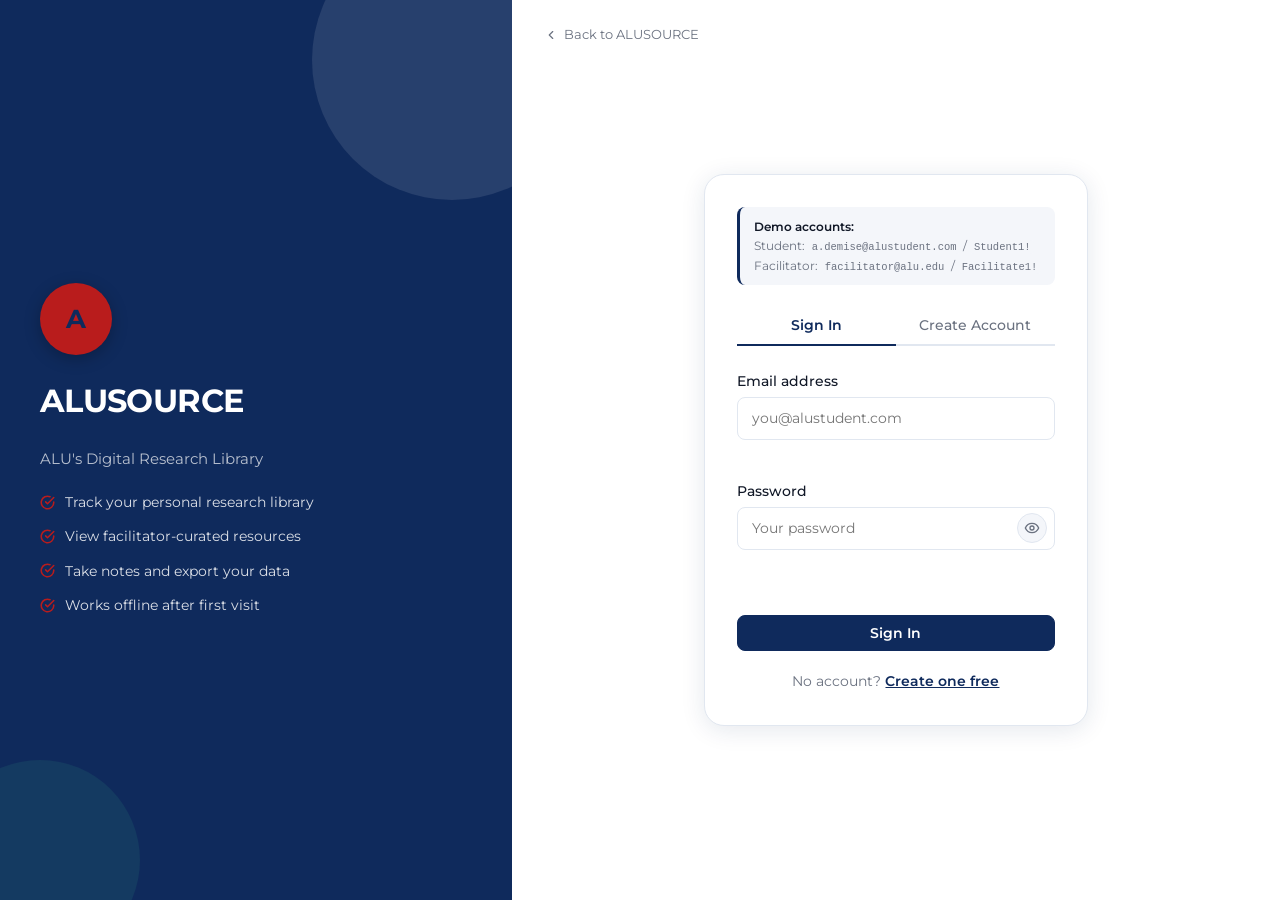
<file: dashboard.html>
<!DOCTYPE html>
<html lang="en">
<head>
  <meta charset="UTF-8" />
  <meta name="viewport" content="width=device-width, initial-scale=1.0" />
  <title>My Library — ALUSOURCE</title>
  <script>(function(){var t=localStorage.getItem('alu:theme')||'light';document.documentElement.setAttribute('data-theme',t);})()</script>
  <link rel="preconnect" href="https://fonts.googleapis.com" />
  <link rel="preconnect" href="https://fonts.gstatic.com" crossorigin />
  <link href="https://fonts.googleapis.com/css2?family=Montserrat:wght@400;500;600;700;800&display=swap" rel="stylesheet" />
  <link rel="stylesheet" href="styles/main.css" />
</head>
<body>

  <a href="#main-content" class="skip-link">Skip to main content</a>
  <div role="status"  aria-live="polite"    aria-atomic="true" class="sr-only" id="live-polite"></div>
  <div role="alert"   aria-live="assertive" aria-atomic="true" class="sr-only" id="live-assertive"></div>

  <!-- ── Mobile top bar ─────────────────────────────────────── -->
  <header class="topbar" aria-label="Mobile navigation bar">
    <button class="topbar__menu" id="sidebar-toggle"
            aria-label="Open navigation menu" aria-expanded="false" aria-controls="sidebar">
      <svg width="22" height="22" viewBox="0 0 24 24" fill="none" stroke="currentColor"
           stroke-width="2" stroke-linecap="round" stroke-linejoin="round" aria-hidden="true">
        <line x1="4" x2="20" y1="6" y2="6"/><line x1="4" x2="20" y1="12" y2="12"/><line x1="4" x2="20" y1="18" y2="18"/>
      </svg>
    </button>
    <span class="topbar__title">ALUSOURCE</span>
    <div style="display:flex;align-items:center;gap:.4rem">
      <a href="index.html" class="topbar__home" aria-label="ALUSOURCE Home">
        <svg width="18" height="18" viewBox="0 0 24 24" fill="none" stroke="currentColor" stroke-width="2" stroke-linecap="round" stroke-linejoin="round" aria-hidden="true"><path d="m3 9 9-7 9 7v11a2 2 0 0 1-2 2H5a2 2 0 0 1-2-2z"/><polyline points="9 22 9 12 15 12 15 22"/></svg>
      </a>
      <button class="theme-toggle" aria-label="Toggle theme" aria-pressed="false" style="font-size:.72rem;padding:.25rem .55rem">
        <svg class="theme-toggle__icon" viewBox="0 0 24 24" fill="none" stroke="currentColor"
             stroke-width="2" stroke-linecap="round" stroke-linejoin="round" aria-hidden="true">
          <path d="M21 12.79A9 9 0 1 1 11.21 3 7 7 0 0 0 21 12.79z"/>
        </svg>
        <span class="theme-toggle__label">Dark</span>
      </button>
    </div>
  </header>

  <div class="sidebar-backdrop" id="sidebar-backdrop" aria-hidden="true"></div>

  <!-- ── Sidebar ────────────────────────────────────────────── -->
  <nav class="sidebar" id="sidebar" aria-label="Main navigation">
    <div class="sidebar__header">
      <div class="sidebar__brand">
        <div class="sidebar__logo" aria-hidden="true">
          <span class="logo-spine logo-spine--want"></span>
          <span class="logo-spine logo-spine--reading"></span>
          <span class="logo-spine logo-spine--done"></span>
        </div>
        <div>
          <span class="sidebar__name">ALUSOURCE</span>
          <span class="sidebar__sub" id="sidebar-sub">Student</span>
        </div>
      </div>
      <button class="sidebar__close" id="sidebar-close" aria-label="Close navigation">
        <svg width="18" height="18" viewBox="0 0 24 24" fill="none" stroke="currentColor"
             stroke-width="2" stroke-linecap="round" stroke-linejoin="round" aria-hidden="true">
          <path d="M18 6 6 18"/><path d="m6 6 12 12"/>
        </svg>
      </button>
    </div>

    <!-- User info -->
    <div class="sidebar__user">
      <div class="sidebar__avatar" id="nav-avatar" aria-hidden="true">?</div>
      <div class="sidebar__user-info">
        <div class="sidebar__user-name" id="nav-name"></div>
        <div class="sidebar__user-class" id="nav-class"></div>
      </div>
    </div>

    <ul class="nav-list" role="list">
      <li><a href="#" class="nav-link active" data-page="dashboard" aria-current="page">
        <svg class="nav-icon" viewBox="0 0 24 24" fill="none" stroke="currentColor" stroke-width="2" stroke-linecap="round" stroke-linejoin="round" aria-hidden="true"><rect width="7" height="9" x="3" y="3" rx="1"/><rect width="7" height="5" x="14" y="3" rx="1"/><rect width="7" height="9" x="14" y="12" rx="1"/><rect width="7" height="5" x="3" y="16" rx="1"/></svg>
        <span>Dashboard</span>
      </a></li>
      <li><a href="#" class="nav-link" data-page="books">
        <svg class="nav-icon" viewBox="0 0 24 24" fill="none" stroke="currentColor" stroke-width="2" stroke-linecap="round" stroke-linejoin="round" aria-hidden="true"><path d="M4 19.5A2.5 2.5 0 0 1 6.5 17H20"/><path d="M6.5 2H20v20H6.5A2.5 2.5 0 0 1 4 19.5v-15A2.5 2.5 0 0 1 6.5 2z"/></svg>
        <span>Browse Books</span>
      </a></li>
      <li><a href="#" class="nav-link" data-page="library">
        <svg class="nav-icon" viewBox="0 0 24 24" fill="none" stroke="currentColor" stroke-width="2" stroke-linecap="round" stroke-linejoin="round" aria-hidden="true"><path d="m16 6 4 14"/><path d="M12 6v14"/><path d="M8 8v12"/><path d="M4 4v16"/></svg>
        <span>My Library</span>
      </a></li>
      <li><a href="#" class="nav-link" data-page="notes">
        <svg class="nav-icon" viewBox="0 0 24 24" fill="none" stroke="currentColor" stroke-width="2" stroke-linecap="round" stroke-linejoin="round" aria-hidden="true"><path d="M14.5 2H6a2 2 0 0 0-2 2v16a2 2 0 0 0 2 2h12a2 2 0 0 0 2-2V7.5L14.5 2z"/><polyline points="14 2 14 8 20 8"/><line x1="16" x2="8" y1="13" y2="13"/><line x1="16" x2="8" y1="17" y2="17"/></svg>
        <span>My Notes</span>
      </a></li>
      <li><a href="#" class="nav-link" data-page="profile">
        <svg class="nav-icon" viewBox="0 0 24 24" fill="none" stroke="currentColor" stroke-width="2" stroke-linecap="round" stroke-linejoin="round" aria-hidden="true"><circle cx="12" cy="8" r="4"/><path d="M20 21a8 8 0 1 0-16 0"/></svg>
        <span>Profile</span>
      </a></li>
      <li><a href="#" class="nav-link" data-page="settings">
        <svg class="nav-icon" viewBox="0 0 24 24" fill="none" stroke="currentColor" stroke-width="2" stroke-linecap="round" stroke-linejoin="round" aria-hidden="true"><path d="M12.22 2h-.44a2 2 0 0 0-2 2v.18a2 2 0 0 1-1 1.73l-.43.25a2 2 0 0 1-2 0l-.15-.08a2 2 0 0 0-2.73.73l-.22.38a2 2 0 0 0 .73 2.73l.15.1a2 2 0 0 1 1 1.72v.51a2 2 0 0 1-1 1.74l-.15.09a2 2 0 0 0-.73 2.73l.22.38a2 2 0 0 0 2.73.73l.15-.08a2 2 0 0 1 2 0l.43.25a2 2 0 0 1 1 1.73V20a2 2 0 0 0 2 2h.44a2 2 0 0 0 2-2v-.18a2 2 0 0 1 1-1.73l.43-.25a2 2 0 0 1 2 0l.15.08a2 2 0 0 0 2.73-.73l.22-.39a2 2 0 0 0-.73-2.73l-.15-.08a2 2 0 0 1-1-1.74v-.5a2 2 0 0 1 1-1.74l.15-.09a2 2 0 0 0 .73-2.73l-.22-.38a2 2 0 0 0-2.73-.73l-.15.08a2 2 0 0 1-2 0l-.43-.25a2 2 0 0 1-1-1.73V4a2 2 0 0 0-2-2z"/><circle cx="12" cy="12" r="3"/></svg>
        <span>Settings</span>
      </a></li>
    </ul>

    <div class="sidebar__home-link">
      <a href="index.html" class="sidebar-home-btn">
        <svg class="nav-icon" width="16" height="16" viewBox="0 0 24 24" fill="none" stroke="currentColor" stroke-width="2" stroke-linecap="round" stroke-linejoin="round" aria-hidden="true"><path d="m3 9 9-7 9 7v11a2 2 0 0 1-2 2H5a2 2 0 0 1-2-2z"/><polyline points="9 22 9 12 15 12 15 22"/></svg>
        <span>ALUSOURCE Home</span>
      </a>
    </div>

    <div class="sidebar__cap">
      <div class="cap-header">
        <span class="cap-label">Reading Goal</span>
        <span class="cap-text" id="cap-text">No goal set</span>
      </div>
      <div class="cap-bar" role="progressbar" aria-valuenow="0" aria-valuemin="0" aria-valuemax="100" aria-label="Reading goal progress">
        <div class="cap-fill" id="cap-fill"></div>
      </div>
    </div>

    <button class="sidebar__role-switch" id="logout-btn" style="margin:.75rem 1rem;width:calc(100% - 2rem)"
            aria-label="Sign out">Sign Out</button>
  </nav>

  <!-- ── Main ───────────────────────────────────────────────── -->
  <main id="main-content" class="main-content">
    <div class="toast" id="toast" role="status" aria-live="polite" aria-atomic="true"></div>

    <!-- DASHBOARD -->
    <section id="page-dashboard" class="page page--active" aria-labelledby="dash-heading">
      <header class="page-header">
        <h1 id="dash-heading">Dashboard</h1>
        <p class="page-subtitle">Your personal reading at a glance</p>
      </header>
      <div class="stats-grid">
        <div class="stat-card stat-card--total"><div class="stat-card__icon"><svg viewBox="0 0 24 24" fill="none" stroke="currentColor" stroke-width="2" stroke-linecap="round" stroke-linejoin="round" aria-hidden="true"><path d="M4 19.5A2.5 2.5 0 0 1 6.5 17H20"/><path d="M6.5 2H20v20H6.5A2.5 2.5 0 0 1 4 19.5v-15A2.5 2.5 0 0 1 6.5 2z"/></svg></div><div class="stat-card__body"><span class="stat-card__value" id="stat-total">0</span><span class="stat-card__label">Library Books</span></div></div>
        <div class="stat-card stat-card--want"><div class="stat-card__icon"><svg viewBox="0 0 24 24" fill="none" stroke="currentColor" stroke-width="2" stroke-linecap="round" stroke-linejoin="round" aria-hidden="true"><path d="M14.5 2H6a2 2 0 0 0-2 2v16a2 2 0 0 0 2 2h12a2 2 0 0 0 2-2V7.5L14.5 2z"/><polyline points="14 2 14 8 20 8"/><line x1="16" x2="8" y1="13" y2="13"/><line x1="16" x2="8" y1="17" y2="17"/></svg></div><div class="stat-card__body"><span class="stat-card__value" id="stat-want">0</span><span class="stat-card__label">Notes Written</span></div></div>
        <div class="stat-card stat-card--reading"><div class="stat-card__icon"><svg viewBox="0 0 24 24" fill="none" stroke="currentColor" stroke-width="2" stroke-linecap="round" stroke-linejoin="round" aria-hidden="true"><path d="M2 3h6a4 4 0 0 1 4 4v14a3 3 0 0 0-3-3H2z"/><path d="M22 3h-6a4 4 0 0 0-4 4v14a3 3 0 0 1 3-3h7z"/></svg></div><div class="stat-card__body"><span class="stat-card__value" id="stat-reading">0</span><span class="stat-card__label">In Progress</span></div></div>
        <div class="stat-card stat-card--done"><div class="stat-card__icon"><svg viewBox="0 0 24 24" fill="none" stroke="currentColor" stroke-width="2" stroke-linecap="round" stroke-linejoin="round" aria-hidden="true"><path d="M22 11.08V12a10 10 0 1 1-5.93-9.14"/><path d="m9 11 3 3L22 4"/></svg></div><div class="stat-card__body"><span class="stat-card__value" id="stat-done">0</span><span class="stat-card__label">Completed</span></div></div>
        <div class="stat-card stat-card--pages"><div class="stat-card__icon"><svg viewBox="0 0 24 24" fill="none" stroke="currentColor" stroke-width="2" stroke-linecap="round" stroke-linejoin="round" aria-hidden="true"><path d="M15 2H6a2 2 0 0 0-2 2v16a2 2 0 0 0 2 2h12a2 2 0 0 0 2-2V7Z"/><path d="M14 2v4a2 2 0 0 0 2 2h4"/></svg></div><div class="stat-card__body"><span class="stat-card__value" id="stat-pages">0</span><span class="stat-card__label">Pages Covered</span></div></div>
        <div class="stat-card stat-card--tag"><div class="stat-card__icon"><svg viewBox="0 0 24 24" fill="none" stroke="currentColor" stroke-width="2" stroke-linecap="round" stroke-linejoin="round" aria-hidden="true"><path d="M12.586 2.586A2 2 0 0 0 11.172 2H4a2 2 0 0 0-2 2v7.172a2 2 0 0 0 .586 1.414l8.704 8.704a2.426 2.426 0 0 0 3.42 0l6.58-6.58a2.426 2.426 0 0 0 0-3.42z"/><circle cx="7.5" cy="7.5" r=".5" fill="currentColor"/></svg></div><div class="stat-card__body"><span class="stat-card__value stat-card__value--sm" id="stat-top-tag">—</span><span class="stat-card__label">Top Topic</span></div></div>
      </div>
      <div class="cap-message" id="cap-message" aria-live="polite" hidden></div>
      <section class="chart-section" aria-labelledby="chart-heading"><h2 id="chart-heading">Notes Written — Last 7 Days</h2><div class="bar-chart" id="bar-chart" role="img" aria-label="Bar chart showing resources added in last 7 days"></div></section>
      <section class="shelf-section" aria-labelledby="shelf-heading"><h2 id="shelf-heading">Your Bookshelf <span class="shelf-hint">Click a spine to view</span></h2><div class="bookshelf" id="bookshelf" aria-label="Visual bookshelf"><p class="empty-state" id="shelf-empty">Browse the library and start taking notes. <a href="#" data-page="books">View all books →</a></p></div></section>
      <section class="notes-preview-section" aria-labelledby="notes-prev-heading"><h2 id="notes-prev-heading">Recent Notes</h2><div id="notes-preview-list"></div><a href="#" data-page="notes" class="btn btn--ghost btn--sm" style="margin-top:.75rem">View all notes →</a></section>
    </section>

    <!-- LIBRARY -->
    <section id="page-library" class="page" aria-labelledby="library-heading">
      <header class="page-header">
        <div>
          <h1 id="library-heading">Library</h1>
          <p class="page-subtitle">Browse all facilitator-curated books</p>
        </div>
        <div class="page-header__actions">
          <button class="btn btn--sm btn--outline" id="export-btn">Export Library</button>
        </div>
      </header>
      <div class="library-controls">
        <div class="search-wrap"><span class="search-icon" aria-hidden="true"><svg viewBox="0 0 24 24" fill="none" stroke="currentColor" stroke-width="2" stroke-linecap="round" stroke-linejoin="round"><circle cx="11" cy="11" r="8"/><path d="m21 21-4.3-4.3"/></svg></span><label for="search-input" class="sr-only">Search (supports regex)</label><input type="text" id="search-input" class="search-input" placeholder="Search or regex pattern…" autocomplete="off" /><div class="search-options"><label class="toggle-label"><input type="checkbox" id="search-case" /> <span>Aa</span></label><span class="search-hint" id="search-hint" aria-live="polite"></span></div></div>
        <div class="filter-row">
          <label for="filter-status" class="sr-only">Filter status</label><select id="filter-status" class="filter-select"><option value="">All Statuses</option><option value="want">Want to Read</option><option value="reading">Currently Reading</option><option value="finished">Finished</option></select>
          <label for="filter-tag" class="sr-only">Filter tag</label><select id="filter-tag" class="filter-select"><option value="">All Tags</option></select>
          <label for="sort-by" class="sr-only">Sort by</label><select id="sort-by" class="filter-select"><option value="dateAdded-desc">Newest First</option><option value="dateAdded-asc">Oldest First</option><option value="title-asc">Title A→Z</option><option value="title-desc">Title Z→A</option><option value="pages-desc">Most Pages</option><option value="pages-asc">Fewest Pages</option></select>
          <button class="btn btn--sm btn--ghost" id="clear-filters">Clear</button>
        </div>
      </div>
      <p class="records-count" id="records-count" aria-live="polite">Loading…</p>
      <div class="table-wrap" role="region" aria-label="Library records" tabindex="0">
        <table class="records-table" id="records-table"><thead><tr><th scope="col" class="col-spine" aria-label="Status indicator"></th><th scope="col" class="col-title">Title</th><th scope="col" class="col-author">Author</th><th scope="col" class="col-pages">Pages</th><th scope="col" class="col-tag">Tag</th><th scope="col" class="col-status">Status</th><th scope="col" class="col-date">Added</th><th scope="col" class="col-actions">Actions</th></tr></thead><tbody id="records-body"></tbody></table>
        <p class="empty-state" id="table-empty" hidden>No resources match your search.</p>
      </div>
    </section>

    <!-- NOTES -->
    <section id="page-notes" class="page" aria-labelledby="notes-heading">
      <header class="page-header">
        <h1 id="notes-heading">My Notes</h1>
        <div class="page-header__actions"><button class="btn btn--sm btn--primary" id="add-note-btn">+ Add Note</button></div>
      </header>
      <div class="notes-filters">
        <label for="notes-search" class="sr-only">Search notes</label>
        <input type="text" id="notes-search" class="search-input" placeholder="Search notes…" style="flex:1;min-width:180px" />
        <label for="notes-filter-book" class="sr-only">Filter by book</label>
        <select id="notes-filter-book" class="filter-select" style="flex:1;min-width:160px"><option value="">All Books</option></select>
      </div>
      <div id="notes-list" class="notes-list" aria-live="polite" aria-label="Notes list"></div>
    </section>


    <!-- PROFILE -->
    <section id="page-profile" class="page" aria-labelledby="profile-heading">
      <header class="page-header"><h1 id="profile-heading">My Profile</h1><p class="page-subtitle">Update your details and password</p></header>
      <div class="profile-card">
        <div class="profile-card__avatar" id="profile-avatar" aria-hidden="true">??</div>
        <div class="profile-card__name" id="profile-name">Loading…</div>
        <div class="profile-card__meta" id="profile-meta"></div>
        <div class="profile-card__mission" id="profile-mission"></div>
        <form id="profile-form" novalidate aria-label="Update profile">
          <div class="form-group"><label for="pf-name" class="form-label">Full Name</label><input type="text" id="pf-name" class="form-input" autocomplete="name" /><span class="form-error" id="pf-name-err" role="alert"></span></div>
          <div class="form-group"><label for="pf-class" class="form-label">Class</label><select id="pf-class" class="form-input form-select"></select></div>
          <div class="form-group"><label for="pf-mission" class="form-label">Study Focus</label><input type="text" id="pf-mission" class="form-input" placeholder="e.g. AI in healthcare" /><span class="form-error" id="pf-mission-err" role="alert"></span></div>
          <div class="form-group"><label for="pf-bio" class="form-label">Bio <span class="optional">(optional)</span></label><textarea id="pf-bio" class="form-input form-textarea" rows="2"></textarea></div>
          <div style="border-top:1px solid var(--border);margin:1rem 0;padding-top:1rem">
            <p style="font-size:.82rem;font-weight:600;color:var(--text);margin-bottom:.75rem">Change Password</p>
            <div class="form-group"><label for="pf-curr-pw" class="form-label">Current Password</label><input type="password" id="pf-curr-pw" class="form-input" autocomplete="current-password" /></div>
            <div class="form-group"><label for="pf-new-pw" class="form-label">New Password</label><input type="password" id="pf-new-pw" class="form-input" autocomplete="new-password" aria-describedby="pf-new-pw-err" /><span class="form-error" id="pf-new-pw-err" role="alert"></span></div>
            <div class="form-group"><label for="pf-conf-pw" class="form-label">Confirm New Password</label><input type="password" id="pf-conf-pw" class="form-input" autocomplete="new-password" aria-describedby="pf-conf-pw-err" /><span class="form-error" id="pf-conf-pw-err" role="alert"></span></div>
          </div>
          <div class="form-error" id="profile-form-err" role="alert" style="margin-bottom:.5rem"></div>
          <button type="submit" class="btn btn--primary">Save Profile</button>
        </form>
      </div>
    </section>

    <!-- SETTINGS -->
    <section id="page-settings" class="page" aria-labelledby="settings-heading">
      <header class="page-header"><h1 id="settings-heading">Settings</h1></header>
      <div class="settings-grid">
        <div class="settings-card"><h2 class="settings-card__title">Reading Goal</h2><p class="settings-card__desc">Set a target number of books to finish this term.</p><div class="form-group"><label for="s-goal" class="form-label">Target resources</label><input type="number" id="s-goal" class="form-input" min="0" /></div><button class="btn btn--primary" id="save-goal-btn">Save Goal</button></div>
        <div class="settings-card"><h2 class="settings-card__title">Reading Speed</h2><p class="settings-card__desc">Used by the page-to-time converter in book details.</p><div class="form-group"><label for="s-ppm" class="form-label">Pages per minute</label><input type="number" id="s-ppm" class="form-input" min="0.1" step="0.1" aria-describedby="s-ppm-preview" /><p id="s-ppm-preview" class="form-hint" style="margin-top:.35rem;font-size:.8rem;color:var(--text-muted)" aria-live="polite"></p></div><button class="btn btn--primary" id="save-units-btn">Save Speed</button></div>
        <div class="settings-card settings-card--danger"><h2 class="settings-card__title">Danger Zone</h2><p class="settings-card__desc">Clear all your personal data (cannot be undone).</p><div style="display:flex;gap:.75rem;flex-wrap:wrap"><button class="btn btn--danger" id="clear-data-btn">Clear All My Data</button><button class="btn btn--outline" id="clear-notes-btn">Clear My Notes</button></div></div>
      </div>
    </section>

    <!-- BROWSE BOOKS -->
    <section id="page-books" class="page" aria-labelledby="books-heading">
      <header class="page-header">
        <h1 id="books-heading">Browse Books</h1>
        <div class="page-header__actions">
          <div class="view-toggle-bar" role="group" aria-label="View layout">
            <button class="view-toggle-btn active" id="books-grid-btn" aria-pressed="true" title="Grid view">
              <svg width="16" height="16" viewBox="0 0 24 24" fill="none" stroke="currentColor" stroke-width="2" stroke-linecap="round" stroke-linejoin="round" aria-hidden="true"><rect width="7" height="7" x="3" y="3" rx="1"/><rect width="7" height="7" x="14" y="3" rx="1"/><rect width="7" height="7" x="3" y="14" rx="1"/><rect width="7" height="7" x="14" y="14" rx="1"/></svg>
            </button>
            <button class="view-toggle-btn" id="books-list-btn" aria-pressed="false" title="List view">
              <svg width="16" height="16" viewBox="0 0 24 24" fill="none" stroke="currentColor" stroke-width="2" stroke-linecap="round" stroke-linejoin="round" aria-hidden="true"><line x1="8" x2="21" y1="6" y2="6"/><line x1="8" x2="21" y1="12" y2="12"/><line x1="8" x2="21" y1="18" y2="18"/><line x1="3" x2="3.01" y1="6" y2="6"/><line x1="3" x2="3.01" y1="12" y2="12"/><line x1="3" x2="3.01" y1="18" y2="18"/></svg>
            </button>
          </div>
          <div class="search-wrap" style="max-width:240px">
            <span class="search-icon" aria-hidden="true"><svg viewBox="0 0 24 24" fill="none" stroke="currentColor" stroke-width="2" stroke-linecap="round" stroke-linejoin="round"><circle cx="11" cy="11" r="8"/><path d="m21 21-4.3-4.3"/></svg></span>
            <label for="books-search" class="sr-only">Search books</label>
            <input type="text" id="books-search" class="search-input" placeholder="Search books…" autocomplete="off" />
          </div>
          <label for="books-tag-filter" class="sr-only">Filter by tag</label>
          <select id="books-tag-filter" class="filter-select">
            <option value="">All Topics</option>
          </select>
        </div>
      </header>
      <div class="books-grid" id="books-grid" aria-live="polite" aria-label="Book catalog"></div>
      <p class="empty-state" id="books-empty" hidden>No books available yet. Check back later.</p>
    </section>

    <!-- PDF READER -->
    <section id="page-reader" class="page" aria-labelledby="reader-heading">
      <div class="reader-layout">
        <div class="reader-header">
          <button class="btn btn--ghost btn--sm" id="reader-back-btn" aria-label="Back to Browse Books">
            <svg width="14" height="14" viewBox="0 0 24 24" fill="none" stroke="currentColor" stroke-width="2" stroke-linecap="round" stroke-linejoin="round" aria-hidden="true"><path d="m15 18-6-6 6-6"/></svg>
            Back
          </button>
          <h1 id="reader-heading" class="reader-header__title">Reading…</h1>
          <div class="reader-pct-badge" id="reader-pct-badge">0%</div>
        </div>
        <div class="reader-progress-bar" role="progressbar" aria-valuemin="0" aria-valuemax="100" aria-valuenow="0" aria-label="Reading progress" id="reader-progress-bar">
          <div class="reader-progress-fill" id="reader-progress-fill"></div>
        </div>
        <div class="reader-body" id="reader-body">
          <div class="reader-loading" id="reader-loading" aria-live="polite">
            <div class="reader-loading__spinner"></div>
            <p>Loading PDF…</p>
          </div>
          <canvas id="pdf-canvas" style="display:none" aria-label="PDF page"></canvas>
          <iframe id="reader-iframe" class="reader-iframe" style="display:none" title="PDF Viewer" aria-label="PDF document viewer"></iframe>
        </div>
        <div class="reader-footer" id="reader-footer" style="display:none">
          <button class="btn btn--ghost btn--sm" id="reader-prev-btn" disabled aria-label="Previous page">
            <svg width="16" height="16" viewBox="0 0 24 24" fill="none" stroke="currentColor" stroke-width="2" stroke-linecap="round" stroke-linejoin="round" aria-hidden="true"><path d="m15 18-6-6 6-6"/></svg>
            Prev
          </button>
          <span class="reader-page-info" id="reader-page-info">Page 1 of 1</span>
          <button class="btn btn--ghost btn--sm" id="reader-next-btn" aria-label="Next page">
            Next
            <svg width="16" height="16" viewBox="0 0 24 24" fill="none" stroke="currentColor" stroke-width="2" stroke-linecap="round" stroke-linejoin="round" aria-hidden="true"><path d="m9 18 6-6-6-6"/></svg>
          </button>
        </div>
      </div>
    </section>
  </main>

  <!-- VIEW MODAL -->
  <div class="modal-overlay" id="view-modal" role="dialog" aria-modal="true" aria-labelledby="view-modal-title" hidden>
    <div class="modal modal--view">
      <button class="modal__close" id="view-modal-close" aria-label="Close"><svg width="18" height="18" viewBox="0 0 24 24" fill="none" stroke="currentColor" stroke-width="2" stroke-linecap="round" stroke-linejoin="round" aria-hidden="true"><path d="M18 6 6 18"/><path d="m6 6 12 12"/></svg></button>
      <div class="view-modal__spine" id="view-spine" aria-hidden="true"></div>
      <div class="view-modal__body">
        <div class="view-modal__status" id="view-status"></div>
        <h2 class="view-modal__title" id="view-modal-title"></h2>
        <p class="view-modal__author" id="view-author"></p>
        <div class="view-modal__meta">
          <span class="view-meta-item" id="view-pages"></span>
          <span class="view-meta-item" id="view-read-time" hidden></span>
          <span class="view-meta-item" id="view-tag"></span>
          <span class="view-meta-item" id="view-date"></span>
          <span class="view-meta-item view-meta-item--nopdf" id="view-no-pdf-badge" hidden>No PDF yet</span>
        </div>
        <p class="view-modal__desc" id="view-desc" hidden></p>
        <div class="view-modal__notes" id="view-notes" hidden><h3>Facilitator Notes</h3><p id="view-notes-text"></p></div>
        <div class="view-modal__notes" id="view-my-notes" hidden><h3>My Notes</h3><div id="view-my-notes-list"></div></div>
      </div>
      <div class="modal__actions">
        <button class="btn btn--primary" id="view-edit-btn">Add Note</button>
        <button class="btn btn--sm btn--outline" id="view-request-btn" hidden>Request PDF Access</button>
        <button class="btn btn--ghost" id="view-close-btn">Close</button>
      </div>
    </div>
  </div>

  <!-- EDIT MODAL -->
  <div class="modal-overlay" id="edit-modal" role="dialog" aria-modal="true" aria-labelledby="edit-modal-title" hidden>
    <div class="modal modal--edit"><button class="modal__close" id="edit-modal-close" aria-label="Close"><svg width="18" height="18" viewBox="0 0 24 24" fill="none" stroke="currentColor" stroke-width="2" stroke-linecap="round" stroke-linejoin="round" aria-hidden="true"><path d="M18 6 6 18"/><path d="m6 6 12 12"/></svg></button><h2 class="modal__title" id="edit-modal-title">Edit Resource</h2><form id="edit-form" novalidate><input type="hidden" id="em-id" /><div class="form-group"><label for="em-title" class="form-label">Title *</label><input type="text" id="em-title" class="form-input" required aria-describedby="em-title-err" /><span class="form-error" id="em-title-err" role="alert"></span></div><div class="form-group"><label for="em-author" class="form-label">Author *</label><input type="text" id="em-author" class="form-input" required aria-describedby="em-author-err" /><span class="form-error" id="em-author-err" role="alert"></span></div><div class="form-row"><div class="form-group"><label for="em-pages" class="form-label">Pages *</label><input type="text" id="em-pages" class="form-input" required aria-describedby="em-pages-err" inputmode="numeric" /><span class="form-error" id="em-pages-err" role="alert"></span></div><div class="form-group"><label for="em-date" class="form-label">Date *</label><input type="text" id="em-date" class="form-input" required aria-describedby="em-date-err" placeholder="YYYY-MM-DD" /><span class="form-error" id="em-date-err" role="alert"></span></div></div><div class="form-row"><div class="form-group"><label for="em-tag" class="form-label">Tag *</label><input type="text" id="em-tag" class="form-input" required aria-describedby="em-tag-err" /><span class="form-error" id="em-tag-err" role="alert"></span></div><div class="form-group"><label for="em-status" class="form-label">Status *</label><select id="em-status" class="form-input form-select" required aria-describedby="em-status-err"><option value="want">Want to Read</option><option value="reading">Currently Reading</option><option value="finished">Finished</option></select><span class="form-error" id="em-status-err" role="alert"></span></div></div><div class="form-group"><label for="em-notes" class="form-label">Notes</label><textarea id="em-notes" class="form-input form-textarea" rows="3" aria-describedby="em-notes-err"></textarea><span class="form-error" id="em-notes-err" role="alert"></span></div><div class="modal__actions modal__actions--form"><button type="submit" class="btn btn--primary">Save Changes</button><button type="button" class="btn btn--ghost" id="edit-modal-cancel">Cancel</button></div></form></div>
  </div>

  <!-- NOTE MODAL -->
  <div class="modal-overlay" id="note-modal" role="dialog" aria-modal="true" aria-labelledby="note-modal-title" hidden>
    <div class="modal modal--note"><button class="modal__close" id="note-modal-close" aria-label="Close"><svg width="18" height="18" viewBox="0 0 24 24" fill="none" stroke="currentColor" stroke-width="2" stroke-linecap="round" stroke-linejoin="round" aria-hidden="true"><path d="M18 6 6 18"/><path d="m6 6 12 12"/></svg></button><h2 class="modal__title" id="note-modal-title">Add Note</h2><form id="note-form" novalidate><input type="hidden" id="nm-id" /><div class="form-group"><label for="nm-book" class="form-label">Book (optional)</label><select id="nm-book" class="form-input form-select"><option value="">— Freestanding note —</option></select></div><div class="form-group"><label for="nm-content" class="form-label">Note *</label><textarea id="nm-content" class="form-input form-textarea" rows="5" required aria-required="true" aria-describedby="nm-content-err"></textarea><span class="form-error" id="nm-content-err" role="alert"></span></div><div class="modal__actions modal__actions--form"><button type="submit" class="btn btn--primary" id="note-submit-btn">Save Note</button><button type="button" class="btn btn--ghost" id="note-modal-cancel">Cancel</button></div></form></div>
  </div>

  <!-- CONFIRM MODAL -->
  <div class="modal-overlay" id="confirm-overlay" role="dialog" aria-modal="true" aria-labelledby="confirm-title" hidden>
    <div class="modal modal--confirm"><h2 id="confirm-title" class="modal__title">Confirm</h2><p class="modal__body" id="confirm-body"></p><div class="modal__actions"><button class="btn btn--danger" id="confirm-yes">Delete</button><button class="btn btn--ghost" id="confirm-no">Cancel</button></div></div>
  </div>

  <script src="scripts/storage.js"></script>
  <script src="scripts/validators.js"></script>
  <script src="scripts/auth.js"></script>
  <script src="scripts/search.js"></script>
  <script src="scripts/dashboard.js"></script>
  <script>
    if ('serviceWorker' in navigator) {
      navigator.serviceWorker.register('./sw.js').catch(function(){});
    }
  </script>
</body>
</html>
</file>
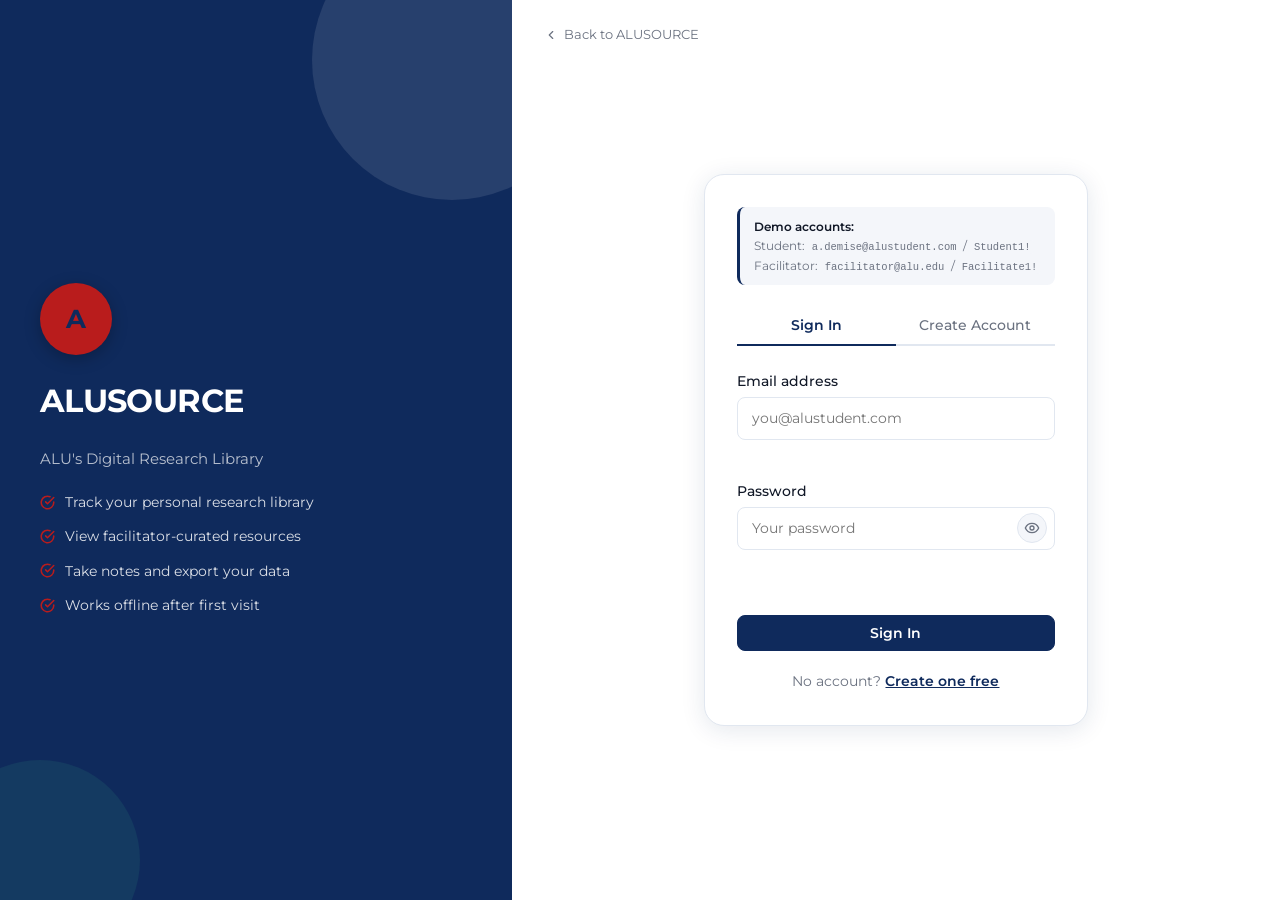
<file: login.html>
<!DOCTYPE html>
<html lang="en">
<head>
  <meta charset="UTF-8" />
  <meta name="viewport" content="width=device-width, initial-scale=1.0" />
  <title>Sign In — ALUSOURCE</title>
  <meta name="description" content="Sign in or create an account to access ALUSOURCE, ALU's Digital Research Library." />
  <script>(function(){var t=localStorage.getItem('alu:theme')||'light';document.documentElement.setAttribute('data-theme',t);})()</script>
  <link rel="preconnect" href="https://fonts.googleapis.com" />
  <link rel="preconnect" href="https://fonts.gstatic.com" crossorigin />
  <link href="https://fonts.googleapis.com/css2?family=Montserrat:wght@400;500;600;700;800&display=swap" rel="stylesheet" />
  <link rel="stylesheet" href="styles/main.css" />
</head>
<body>
  <a href="#main-content" class="skip-link">Skip to main content</a>
  <div role="alert" aria-live="assertive" aria-atomic="true" class="sr-only" id="live-assertive"></div>

  <div class="auth-layout">

    <!-- ── Left brand panel ──────────────────────────────────── -->
    <div class="auth-brand">
      <div class="auth-brand__logo" aria-hidden="true">A</div>
      <div class="auth-brand__name">ALUSOURCE</div>
      <p class="auth-brand__tagline">ALU's Digital Research Library</p>
      <ul class="auth-features">
        <li>
          <svg width="15" height="15" viewBox="0 0 24 24" fill="none" stroke="currentColor"
               stroke-width="2.5" stroke-linecap="round" stroke-linejoin="round" aria-hidden="true">
            <path d="M22 11.08V12a10 10 0 1 1-5.93-9.14"/><path d="m9 11 3 3L22 4"/>
          </svg>
          Track your personal research library
        </li>
        <li>
          <svg width="15" height="15" viewBox="0 0 24 24" fill="none" stroke="currentColor"
               stroke-width="2.5" stroke-linecap="round" stroke-linejoin="round" aria-hidden="true">
            <path d="M22 11.08V12a10 10 0 1 1-5.93-9.14"/><path d="m9 11 3 3L22 4"/>
          </svg>
          View facilitator-curated resources
        </li>
        <li>
          <svg width="15" height="15" viewBox="0 0 24 24" fill="none" stroke="currentColor"
               stroke-width="2.5" stroke-linecap="round" stroke-linejoin="round" aria-hidden="true">
            <path d="M22 11.08V12a10 10 0 1 1-5.93-9.14"/><path d="m9 11 3 3L22 4"/>
          </svg>
          Take notes and export your data
        </li>
        <li>
          <svg width="15" height="15" viewBox="0 0 24 24" fill="none" stroke="currentColor"
               stroke-width="2.5" stroke-linecap="round" stroke-linejoin="round" aria-hidden="true">
            <path d="M22 11.08V12a10 10 0 1 1-5.93-9.14"/><path d="m9 11 3 3L22 4"/>
          </svg>
          Works offline after first visit
        </li>
      </ul>
      </div>

    <!-- ── Right form panel ──────────────────────────────────── -->
    <div class="auth-form-side">
      <button class="theme-toggle auth-theme-toggle" aria-label="Toggle theme" aria-pressed="false">
        <svg class="theme-toggle__icon" viewBox="0 0 24 24" fill="none" stroke="currentColor"
             stroke-width="2" stroke-linecap="round" stroke-linejoin="round" aria-hidden="true">
          <path d="M21 12.79A9 9 0 1 1 11.21 3 7 7 0 0 0 21 12.79z"/>
        </svg>
        <span class="theme-toggle__label">Dark</span>
      </button>
      <a href="index.html" class="auth-home-link" aria-label="Back to ALUSOURCE homepage">
        <svg width="14" height="14" viewBox="0 0 24 24" fill="none" stroke="currentColor"
             stroke-width="2" stroke-linecap="round" stroke-linejoin="round" aria-hidden="true">
          <path d="m15 18-6-6 6-6"/>
        </svg>
        Back to ALUSOURCE
      </a>
      <main id="main-content">
        <div class="auth-card">

          <!-- Demo credentials -->
          <div style="background:var(--bg-offset);border-radius:var(--radius);padding:.6rem .85rem;margin-bottom:1.25rem;font-size:.75rem;color:var(--text-muted);border-left:3px solid var(--primary)" role="note" aria-label="Demo credentials">
            <strong style="color:var(--text)">Demo accounts:</strong><br />
            Student: <code>a.demise@alustudent.com</code> / <code>Student1!</code><br />
            Facilitator: <code>facilitator@alu.edu</code> / <code>Facilitate1!</code>
          </div>

          <!-- Tabs -->
          <div class="auth-tabs" role="tablist" aria-label="Login or Register">
            <button class="auth-tab active" role="tab" id="tab-login"
                    aria-selected="true" aria-controls="panel-login">Sign In</button>
            <button class="auth-tab"        role="tab" id="tab-register"
                    aria-selected="false" aria-controls="panel-register">Create Account</button>
          </div>

          <!-- LOGIN PANEL -->
          <div class="auth-tab-panel active" id="panel-login" role="tabpanel" aria-labelledby="tab-login">
            <form id="login-form" novalidate aria-label="Sign in form">
              <div class="form-group">
                <label for="l-email" class="form-label">Email address</label>
                <input type="email" id="l-email" class="form-input" autocomplete="email"
                       required aria-required="true" aria-describedby="l-email-err"
                       placeholder="you@alustudent.com" />
                <span class="form-error" id="l-email-err" role="alert"></span>
              </div>
              <div class="form-group">
                <label for="l-password" class="form-label">Password</label>
                <div style="position:relative">
                  <input type="password" id="l-password" class="form-input" autocomplete="current-password"
                         required aria-required="true" aria-describedby="l-password-err"
                         placeholder="Your password" style="padding-right:2.75rem" />
                  <button type="button" class="modal__close" id="l-pw-toggle"
                          style="position:absolute;top:50%;right:.5rem;transform:translateY(-50%)"
                          aria-label="Show / hide password" aria-pressed="false">
                    <svg width="16" height="16" viewBox="0 0 24 24" fill="none" stroke="currentColor"
                         stroke-width="2" stroke-linecap="round" stroke-linejoin="round" aria-hidden="true">
                      <path d="M2 12s3-7 10-7 10 7 10 7-3 7-10 7-10-7-10-7Z"/><circle cx="12" cy="12" r="3"/>
                    </svg>
                  </button>
                </div>
                <span class="form-error" id="l-password-err" role="alert"></span>
              </div>
              <div class="form-error" id="login-error" role="alert" style="margin-bottom:.5rem"></div>
              <button type="submit" class="btn btn--primary" style="width:100%">Sign In</button>
            </form>
            <p class="auth-footer">No account? <a href="#" id="go-register">Create one free</a></p>
          </div>

          <!-- REGISTER PANEL -->
          <div class="auth-tab-panel" id="panel-register" role="tabpanel" aria-labelledby="tab-register">
            <form id="register-form" novalidate aria-label="Create account form">
              <div class="form-group">
                <label for="r-name" class="form-label">Full Name <span class="required" aria-hidden="true">*</span></label>
                <input type="text" id="r-name" class="form-input" autocomplete="name"
                       required aria-required="true" aria-describedby="r-name-err"
                       placeholder="e.g. Alice Kamara" />
                <span class="form-error" id="r-name-err" role="alert"></span>
              </div>
              <div class="form-group">
                <label for="r-email" class="form-label">Email address <span class="required" aria-hidden="true">*</span></label>
                <input type="email" id="r-email" class="form-input" autocomplete="email"
                       required aria-required="true" aria-describedby="r-email-err"
                       placeholder="you@alustudent.com" />
                <span class="form-error" id="r-email-err" role="alert"></span>
              </div>
              <div class="form-group">
                <label for="r-class" class="form-label">Class / Cohort <span class="required" aria-hidden="true">*</span></label>
                <select id="r-class" class="form-input form-select"
                        required aria-required="true" aria-describedby="r-class-err">
                  <option value="">Select your class…</option>
                </select>
                <span class="form-error" id="r-class-err" role="alert"></span>
              </div>
              <div class="form-group">
                <label for="r-mission" class="form-label">Study Focus <span class="required" aria-hidden="true">*</span></label>
                <input type="text" id="r-mission" class="form-input"
                       required aria-required="true" aria-describedby="r-mission-err r-mission-hint"
                       placeholder="e.g. AI tools for healthcare in Africa" />
                <span class="form-hint" id="r-mission-hint">A short title for your main area of study (one sentence).</span>
                <span class="form-error" id="r-mission-err" role="alert"></span>
              </div>
              <div class="form-group">
                <label for="r-mission-desc" class="form-label">Mission Description <span class="optional">(optional)</span></label>
                <textarea id="r-mission-desc" class="form-input form-textarea" rows="3"
                          aria-describedby="r-mission-desc-hint"
                          placeholder="Describe the problem you're solving, your approach, and expected impact…"></textarea>
                <span class="form-hint" id="r-mission-desc-hint">2–4 sentences about your study goals and approach.</span>
              </div>
              <div class="form-group">
                <label for="r-password" class="form-label">Password <span class="required" aria-hidden="true">*</span></label>
                <div style="position:relative">
                  <input type="password" id="r-password" class="form-input" autocomplete="new-password"
                         required aria-required="true" aria-describedby="r-password-err r-password-hint"
                         placeholder="Min 8 chars, uppercase, digit, special" style="padding-right:2.75rem" />
                  <button type="button" class="modal__close" id="r-pw-toggle"
                          style="position:absolute;top:50%;right:.5rem;transform:translateY(-50%)"
                          aria-label="Show / hide password" aria-pressed="false">
                    <svg width="16" height="16" viewBox="0 0 24 24" fill="none" stroke="currentColor"
                         stroke-width="2" stroke-linecap="round" stroke-linejoin="round" aria-hidden="true">
                      <path d="M2 12s3-7 10-7 10 7 10 7-3 7-10 7-10-7-10-7Z"/><circle cx="12" cy="12" r="3"/>
                    </svg>
                  </button>
                </div>
                <span class="form-hint" id="r-password-hint">Min 8 chars · 1 uppercase · 1 number · 1 special (!@#$%^&amp;*)</span>
                <span class="form-error" id="r-password-err" role="alert"></span>
              </div>
              <div class="form-group">
                <label for="r-confirm" class="form-label">Confirm Password <span class="required" aria-hidden="true">*</span></label>
                <input type="password" id="r-confirm" class="form-input" autocomplete="new-password"
                       required aria-required="true" aria-describedby="r-confirm-err"
                       placeholder="Repeat your password" />
                <span class="form-error" id="r-confirm-err" role="alert"></span>
              </div>
              <div class="form-error" id="register-error" role="alert" style="margin-bottom:.5rem"></div>
              <button type="submit" class="btn btn--primary" style="width:100%">Create Account</button>
            </form>
            <p class="auth-footer">Already have an account? <a href="#" id="go-login">Sign in</a></p>
          </div>

        </div><!-- /auth-card -->
      </main>
    </div><!-- /auth-form-side -->
  </div><!-- /auth-layout -->

  <script src="scripts/storage.js"></script>
  <script src="scripts/validators.js"></script>
  <script src="scripts/auth.js"></script>
  <script>
    App.auth.init();
    App.auth.wireThemeToggles();

    /* Redirect if already logged in */
    (function () {
      var sess = App.auth.getSession();
      if (sess) {
        window.location.href = sess.role === 'facilitator' ? 'admin.html' : 'dashboard.html';
      }
    })();

    /* Populate class dropdown */
    var classEl = document.getElementById('r-class');
    App.auth.classes.forEach(function (c) {
      var opt = document.createElement('option');
      opt.value = c.id; opt.textContent = c.label;
      classEl.appendChild(opt);
    });

    /* Tab switching */
    function showTab(name) {
      document.querySelectorAll('.auth-tab').forEach(function (t) {
        var active = t.id === 'tab-' + name;
        t.classList.toggle('active', active);
        t.setAttribute('aria-selected', active ? 'true' : 'false');
      });
      document.querySelectorAll('.auth-tab-panel').forEach(function (p) {
        p.classList.toggle('active', p.id === 'panel-' + name);
      });
    }
    document.getElementById('tab-login').addEventListener('click',    function () { showTab('login'); });
    document.getElementById('tab-register').addEventListener('click', function () { showTab('register'); });
    document.getElementById('go-register').addEventListener('click',  function (e) { e.preventDefault(); showTab('register'); });
    document.getElementById('go-login').addEventListener('click',     function (e) { e.preventDefault(); showTab('login'); });

    /* Password visibility toggles */
    function wirePwToggle(toggleId, inputId) {
      var btn = document.getElementById(toggleId);
      var inp = document.getElementById(inputId);
      if (!btn || !inp) return;
      btn.addEventListener('click', function () {
        var show = inp.type === 'password';
        inp.type = show ? 'text' : 'password';
        btn.setAttribute('aria-pressed', show ? 'true' : 'false');
      });
    }
    wirePwToggle('l-pw-toggle', 'l-password');
    wirePwToggle('r-pw-toggle', 'r-password');

    /* Helper */
    function setErr(id, msg) {
      var el = document.getElementById(id);
      if (el) el.textContent = msg || '';
      var inp = document.getElementById(id.replace('-err', ''));
      if (inp) {
        inp.classList.toggle('invalid', !!msg);
        inp.classList.toggle('valid', !msg && inp.value.trim() !== '');
      }
    }

    /* Login form */
    document.getElementById('login-form').addEventListener('submit', function (e) {
      e.preventDefault();
      var email = document.getElementById('l-email').value;
      var pw    = document.getElementById('l-password').value;

      setErr('l-email-err', '');
      setErr('l-password-err', '');
      document.getElementById('login-error').textContent = '';

      var emailErr = App.validators.validateEmail(email);
      if (emailErr) { setErr('l-email-err', emailErr); return; }
      if (!pw) { setErr('l-password-err', 'Password is required.'); return; }

      var result = App.auth.login(email, pw);
      if (!result.ok) {
        document.getElementById('login-error').textContent = result.error;
        document.getElementById('live-assertive').textContent = result.error;
        return;
      }
      var bookQuery = new URLSearchParams(window.location.search).get('book');
      var dashUrl   = bookQuery ? 'dashboard.html?book=' + encodeURIComponent(bookQuery) : 'dashboard.html';
      window.location.href = result.session.role === 'facilitator' ? 'admin.html' : dashUrl;
    });

    document.getElementById('l-email').addEventListener('blur', function () {
      setErr('l-email-err', App.validators.validateEmail(this.value));
    });

    /* Register form */
    document.getElementById('register-form').addEventListener('submit', function (e) {
      e.preventDefault();
      var missionDescEl = document.getElementById('r-mission-desc');
      var data = {
        name:            document.getElementById('r-name').value,
        email:           document.getElementById('r-email').value,
        class:           document.getElementById('r-class').value,
        mission:         document.getElementById('r-mission').value,
        missionDesc:     missionDescEl ? missionDescEl.value : '',
        password:        document.getElementById('r-password').value,
        confirmPassword: document.getElementById('r-confirm').value,
      };

      ['r-name-err','r-email-err','r-class-err','r-mission-err','r-password-err','r-confirm-err'].forEach(function (id) { setErr(id, ''); });
      document.getElementById('register-error').textContent = '';

      var hasErr = false;
      if (!data.name.trim()) { setErr('r-name-err', 'Full name is required.'); hasErr = true; }
      var emailErr = App.validators.validateEmail(data.email);
      if (emailErr) { setErr('r-email-err', emailErr); hasErr = true; }
      if (!data.class) { setErr('r-class-err', 'Please select your class.'); hasErr = true; }
      if (!data.mission.trim()) { setErr('r-mission-err', 'Capstone mission is required.'); hasErr = true; }
      var pwErr = App.validators.validatePassword(data.password);
      if (pwErr) { setErr('r-password-err', pwErr); hasErr = true; }
      if (data.password !== data.confirmPassword) { setErr('r-confirm-err', 'Passwords do not match.'); hasErr = true; }
      if (hasErr) return;

      var result = App.auth.register(data);
      if (!result.ok) {
        document.getElementById('register-error').textContent = result.error;
        document.getElementById('live-assertive').textContent = result.error;
        return;
      }
      var loginResult = App.auth.login(data.email, data.password);
      if (loginResult.ok) {
        window.location.href = 'dashboard.html';
      }
    });

    [['r-email','validateEmail'],['r-password','validatePassword']].forEach(function (pair) {
      var el = document.getElementById(pair[0]);
      if (el) el.addEventListener('blur', function () {
        setErr(pair[0] + '-err', App.validators[pair[1]](this.value));
      });
    });
    document.getElementById('r-confirm').addEventListener('blur', function () {
      var pw = document.getElementById('r-password').value;
      setErr('r-confirm-err', this.value && this.value !== pw ? 'Passwords do not match.' : '');
    });
  </script>
</body>
</html>
</file>
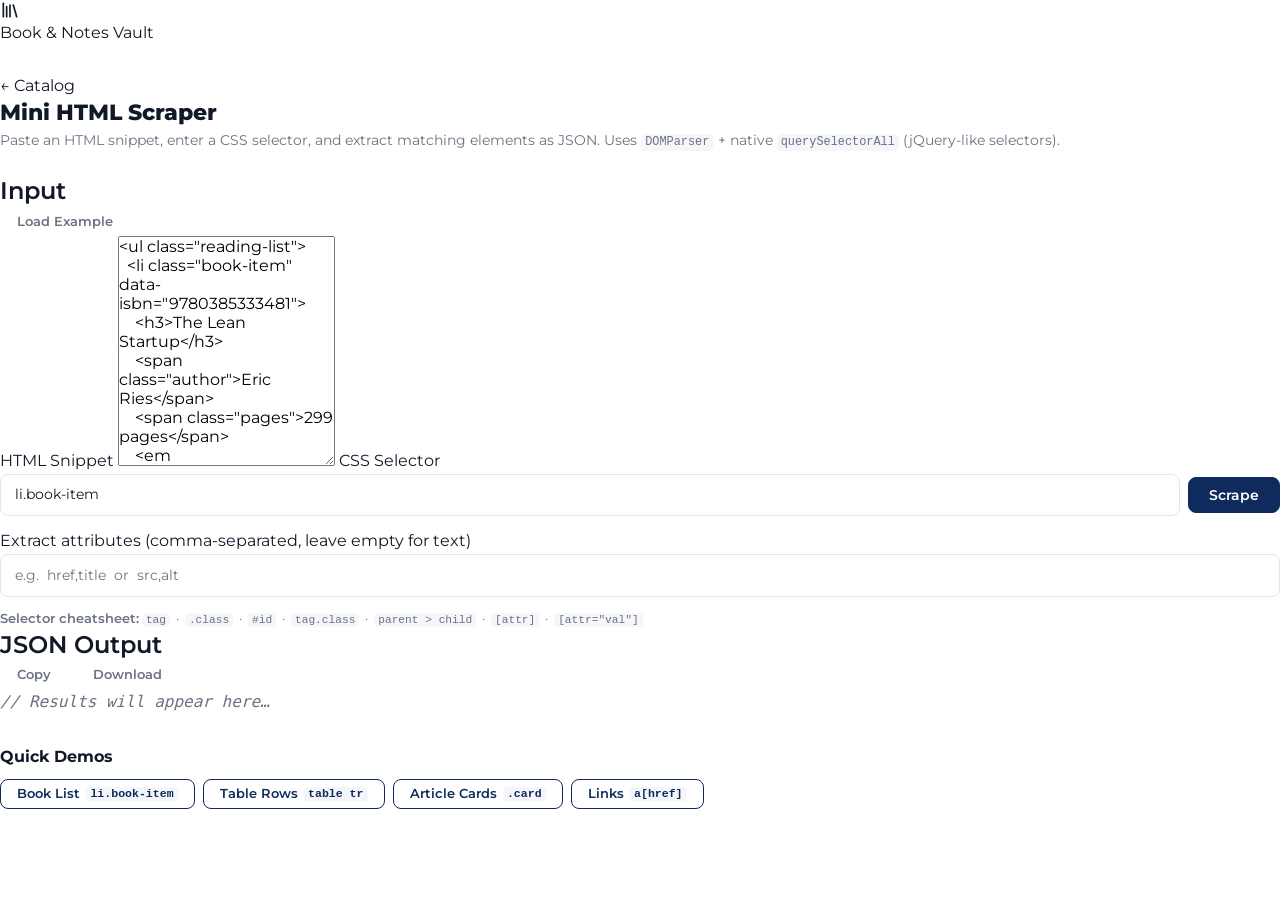
<file: scraper.html>
<!DOCTYPE html>
<html lang="en">
<head>
  <meta charset="UTF-8" />
  <meta name="viewport" content="width=device-width, initial-scale=1.0" />
  <title>HTML Scraper — Book &amp; Notes Vault</title>
  <script>(function(){var t=localStorage.getItem('alu:theme')||'light';document.documentElement.setAttribute('data-theme',t);})()</script>
  <link rel="preconnect" href="https://fonts.googleapis.com" />
  <link href="https://fonts.googleapis.com/css2?family=Montserrat:wght@400;500;600;700;800&display=swap" rel="stylesheet" />
  <link rel="stylesheet" href="styles/main.css" />
</head>
<body class="scraper-page">

  <header class="pub-header">
    <a href="index.html" class="pub-header__brand">
      <svg width="20" height="20" viewBox="0 0 24 24" fill="none" stroke="currentColor" stroke-width="2" stroke-linecap="round" stroke-linejoin="round" aria-hidden="true"><path d="m16 6 4 14"/><path d="M12 6v14"/><path d="M8 8v12"/><path d="M4 4v16"/></svg>
      Book &amp; Notes <span>Vault</span>
    </a>
    <nav class="pub-header__nav">
      <button class="theme-toggle" aria-label="Toggle theme" aria-pressed="false">
        <svg class="theme-toggle__icon" viewBox="0 0 24 24" fill="none" stroke="currentColor" stroke-width="2" stroke-linecap="round" stroke-linejoin="round" aria-hidden="true"><path d="M21 12.79A9 9 0 1 1 11.21 3 7 7 0 0 0 21 12.79z"/></svg>
        <span class="theme-toggle__label">Dark</span>
      </button>
      <a href="index.html" class="pub-header__link">← Catalog</a>
    </nav>
  </header>

  <main class="scraper-container">
    <h1 style="font-size:1.4rem;font-weight:800;margin-bottom:.25rem">Mini HTML Scraper</h1>
    <p style="font-size:.85rem;color:var(--text-muted);margin-bottom:1.5rem">
      Paste an HTML snippet, enter a CSS selector, and extract matching elements as JSON.
      Uses <code>DOMParser</code> + native <code>querySelectorAll</code> (jQuery-like selectors).
    </p>

    <div class="scraper-grid">

      <!-- ── Left panel: inputs ────────────────────────────── -->
      <div class="scraper-panel">
        <div class="scraper-panel__header">
          <h2>Input</h2>
          <button class="btn btn--ghost btn--sm" id="load-example">Load Example</button>
        </div>

        <label for="html-input" class="scraper-label">HTML Snippet</label>
        <textarea
          id="html-input"
          class="scraper-code"
          rows="12"
          placeholder="Paste your HTML here…"
          aria-label="HTML snippet to parse"
          spellcheck="false"
        ></textarea>

        <label for="selector-input" class="scraper-label" style="margin-top:1rem">CSS Selector</label>
        <div style="display:flex;gap:.5rem;align-items:center">
          <input
            type="text"
            id="selector-input"
            class="form-input"
            placeholder="e.g.  li.book-item  |  .card h3  |  table tr"
            aria-label="CSS selector"
            autocomplete="off"
            style="flex:1"
          />
          <button class="btn btn--primary" id="scrape-btn" aria-label="Run scraper">Scrape</button>
        </div>

        <div class="scraper-attributes" style="margin-top:.75rem">
          <label class="scraper-label">Extract attributes (comma-separated, leave empty for text)</label>
          <input
            type="text"
            id="attr-input"
            class="form-input"
            placeholder="e.g.  href,title  or  src,alt"
            aria-label="Attributes to extract"
            autocomplete="off"
          />
        </div>

        <div style="margin-top:.75rem;font-size:.8rem;color:var(--text-muted)">
          <strong>Selector cheatsheet:</strong>
          <code>tag</code> &nbsp;·&nbsp; <code>.class</code> &nbsp;·&nbsp; <code>#id</code> &nbsp;·&nbsp;
          <code>tag.class</code> &nbsp;·&nbsp; <code>parent &gt; child</code> &nbsp;·&nbsp;
          <code>[attr]</code> &nbsp;·&nbsp; <code>[attr="val"]</code>
        </div>
      </div>

      <!-- ── Right panel: output ───────────────────────────── -->
      <div class="scraper-panel">
        <div class="scraper-panel__header">
          <h2>JSON Output</h2>
          <div style="display:flex;gap:.5rem">
            <button class="btn btn--ghost btn--sm" id="copy-btn" aria-label="Copy JSON to clipboard">Copy</button>
            <button class="btn btn--ghost btn--sm" id="download-btn" aria-label="Download JSON file">Download</button>
          </div>
        </div>
        <div id="scraper-status" class="scraper-status" role="status" aria-live="polite"></div>
        <pre
          id="scraper-output"
          class="scraper-output"
          tabindex="0"
          aria-label="JSON output"
        ><span style="color:var(--text-muted);font-style:italic">// Results will appear here…</span></pre>
      </div>

    </div>

    <!-- ── Pre-built demos ────────────────────────────────── -->
    <section style="margin-top:2rem">
      <h2 style="font-size:1rem;font-weight:700;margin-bottom:.75rem">Quick Demos</h2>
      <div style="display:flex;gap:.5rem;flex-wrap:wrap">
        <button class="demo-btn btn btn--outline btn--sm" data-demo="booklist">Book List <code>li.book-item</code></button>
        <button class="demo-btn btn btn--outline btn--sm" data-demo="table">Table Rows <code>table tr</code></button>
        <button class="demo-btn btn btn--outline btn--sm" data-demo="cards">Article Cards <code>.card</code></button>
        <button class="demo-btn btn btn--outline btn--sm" data-demo="links">Links <code>a[href]</code></button>
      </div>
    </section>
  </main>

  <script src="scripts/storage.js"></script>
  <script src="scripts/auth.js"></script>

  <script>
    App.auth.init();
    App.auth.wireThemeToggles();

    /* ── Demo datasets ──────────────────────────────────────── */
    var DEMOS = {
      booklist: {
        html: '<ul class="reading-list">\n  <li class="book-item" data-isbn="9780385333481">\n    <h3>The Lean Startup</h3>\n    <span class="author">Eric Ries</span>\n    <span class="pages">299 pages</span>\n    <em class="status">finished</em>\n  </li>\n  <li class="book-item" data-isbn="9780062312686">\n    <h3>Factfulness</h3>\n    <span class="author">Hans Rosling</span>\n    <span class="pages">352 pages</span>\n    <em class="status">reading</em>\n  </li>\n  <li class="book-item" data-isbn="9780385347754">\n    <h3>Thinking, Fast and Slow</h3>\n    <span class="author">Daniel Kahneman</span>\n    <span class="pages">499 pages</span>\n    <em class="status">want</em>\n  </li>\n</ul>',
        selector: 'li.book-item',
        attrs: ''
      },
      table: {
        html: '<table class="students">\n  <thead><tr><th>Name</th><th>Class</th><th>Books</th></tr></thead>\n  <tbody>\n    <tr><td>Alice Kamara</td><td>CS-2025-A</td><td>5</td></tr>\n    <tr><td>Bob Mensah</td><td>BUS-2025-A</td><td>3</td></tr>\n    <tr><td>Clara Osei</td><td>ENV-2025-A</td><td>7</td></tr>\n    <tr><td>David Otieno</td><td>CS-2025-B</td><td>4</td></tr>\n  </tbody>\n</table>',
        selector: 'tbody tr',
        attrs: ''
      },
      cards: {
        html: '<div class="catalog">\n  <article class="card" data-id="1">\n    <h3 class="card__title">Design Thinking</h3>\n    <p class="card__author">Tim Brown</p>\n    <span class="card__tag">Innovation</span>\n    <a href="/books/1" class="card__link">View details</a>\n  </article>\n  <article class="card" data-id="2">\n    <h3 class="card__title">Good to Great</h3>\n    <p class="card__author">Jim Collins</p>\n    <span class="card__tag">Leadership</span>\n    <a href="/books/2" class="card__link">View details</a>\n  </article>\n</div>',
        selector: '.card',
        attrs: ''
      },
      links: {
        html: '<nav class="site-nav">\n  <a href="/home" title="Home page">Home</a>\n  <a href="/about" title="About us">About</a>\n  <a href="/catalog" title="Browse books">Catalog</a>\n  <a href="https://alu.edu" title="ALU website" target="_blank">ALU</a>\n</nav>',
        selector: 'a[href]',
        attrs: 'href,title'
      }
    };

    /* ── Scraper engine ─────────────────────────────────────── */
    function scrape(htmlStr, selector, attrsStr) {
      if (!htmlStr.trim()) return { error: 'HTML snippet is empty.' };
      if (!selector.trim()) return { error: 'CSS selector is empty.' };

      var doc;
      try {
        doc = new DOMParser().parseFromString(htmlStr, 'text/html');
      } catch (e) {
        return { error: 'DOMParser failed: ' + e.message };
      }

      var nodes;
      try {
        nodes = Array.prototype.slice.call(doc.querySelectorAll(selector));
      } catch (e) {
        return { error: 'Invalid CSS selector: ' + e.message };
      }

      if (nodes.length === 0) {
        return { warning: 'Selector "' + selector + '" matched 0 elements.', results: [] };
      }

      var attrs = attrsStr
        ? attrsStr.split(',').map(function (a) { return a.trim(); }).filter(Boolean)
        : [];

      var results = nodes.map(function (el, i) {
        var obj = { _index: i, _tag: el.tagName.toLowerCase() };

        if (attrs.length > 0) {
          attrs.forEach(function (attr) {
            obj[attr] = el.getAttribute(attr) || null;
          });
          obj._text = el.textContent.replace(/\s+/g, ' ').trim();
        } else {
          obj._text = el.textContent.replace(/\s+/g, ' ').trim();
          /* Also capture direct child text nodes & named children */
          var children = {};
          var seen = {};
          Array.prototype.forEach.call(el.children, function (child) {
            var key = child.className
              ? child.className.split(' ')[0].replace(/[^a-zA-Z0-9_]/g, '_')
              : child.tagName.toLowerCase();
            if (!key) key = child.tagName.toLowerCase();
            if (seen[key]) {
              seen[key]++;
              key = key + '_' + seen[key];
            } else {
              seen[key] = 1;
            }
            children[key] = child.textContent.replace(/\s+/g, ' ').trim();
          });
          if (Object.keys(children).length) obj._children = children;

          /* data-* attributes */
          var dataset = {};
          Array.prototype.forEach.call(el.attributes, function (a) {
            if (a.name.indexOf('data-') === 0) {
              dataset[a.name.slice(5)] = a.value;
            }
          });
          if (Object.keys(dataset).length) obj._data = dataset;
        }

        return obj;
      });

      return { selector: selector, count: results.length, results: results };
    }

    /* ── UI wiring ──────────────────────────────────────────── */
    var htmlInput    = document.getElementById('html-input');
    var selectorEl   = document.getElementById('selector-input');
    var attrEl       = document.getElementById('attr-input');
    var outputEl     = document.getElementById('scraper-output');
    var statusEl     = document.getElementById('scraper-status');
    var copyBtn      = document.getElementById('copy-btn');
    var downloadBtn  = document.getElementById('download-btn');
    var scrapeBtn    = document.getElementById('scrape-btn');
    var loadExample  = document.getElementById('load-example');

    var lastResult = null;

    function showResult(data) {
      lastResult = data;
      outputEl.textContent = JSON.stringify(data, null, 2);

      if (data.error) {
        statusEl.textContent = '✗ Error: ' + data.error;
        statusEl.style.color = 'var(--red)';
      } else if (data.warning) {
        statusEl.textContent = '⚠ ' + data.warning;
        statusEl.style.color = 'var(--yellow, #ca8a04)';
      } else {
        statusEl.textContent = '✓ ' + data.count + ' element' + (data.count !== 1 ? 's' : '') + ' matched.';
        statusEl.style.color = 'var(--green)';
      }
    }

    scrapeBtn.addEventListener('click', function () {
      showResult(scrape(htmlInput.value, selectorEl.value, attrEl.value));
    });

    selectorEl.addEventListener('keydown', function (e) {
      if (e.key === 'Enter') scrapeBtn.click();
    });

    loadExample.addEventListener('click', function () {
      var demo = DEMOS.booklist;
      htmlInput.value    = demo.html;
      selectorEl.value   = demo.selector;
      attrEl.value       = demo.attrs;
      scrapeBtn.click();
    });

    document.querySelectorAll('.demo-btn').forEach(function (btn) {
      btn.addEventListener('click', function () {
        var demo = DEMOS[btn.dataset.demo];
        if (!demo) return;
        htmlInput.value    = demo.html;
        selectorEl.value   = demo.selector;
        attrEl.value       = demo.attrs;
        scrapeBtn.click();
      });
    });

    copyBtn.addEventListener('click', function () {
      if (!lastResult) return;
      var text = JSON.stringify(lastResult, null, 2);
      if (navigator.clipboard) {
        navigator.clipboard.writeText(text).then(function () {
          copyBtn.textContent = 'Copied!';
          setTimeout(function () { copyBtn.textContent = 'Copy'; }, 1500);
        });
      } else {
        var ta = document.createElement('textarea');
        ta.value = text;
        document.body.appendChild(ta);
        ta.select();
        document.execCommand('copy');
        document.body.removeChild(ta);
        copyBtn.textContent = 'Copied!';
        setTimeout(function () { copyBtn.textContent = 'Copy'; }, 1500);
      }
    });

    downloadBtn.addEventListener('click', function () {
      if (!lastResult) return;
      var blob = new Blob([JSON.stringify(lastResult, null, 2)], { type: 'application/json' });
      var url  = URL.createObjectURL(blob);
      var a    = document.createElement('a');
      a.href   = url;
      a.download = 'scraped-' + Date.now() + '.json';
      a.click();
      URL.revokeObjectURL(url);
    });

    /* Auto-load book-list demo on first visit */
    (function () {
      var demo = DEMOS.booklist;
      htmlInput.value  = demo.html;
      selectorEl.value = demo.selector;
      attrEl.value     = demo.attrs;
    })();
  </script>
</body>
</html>
</file>
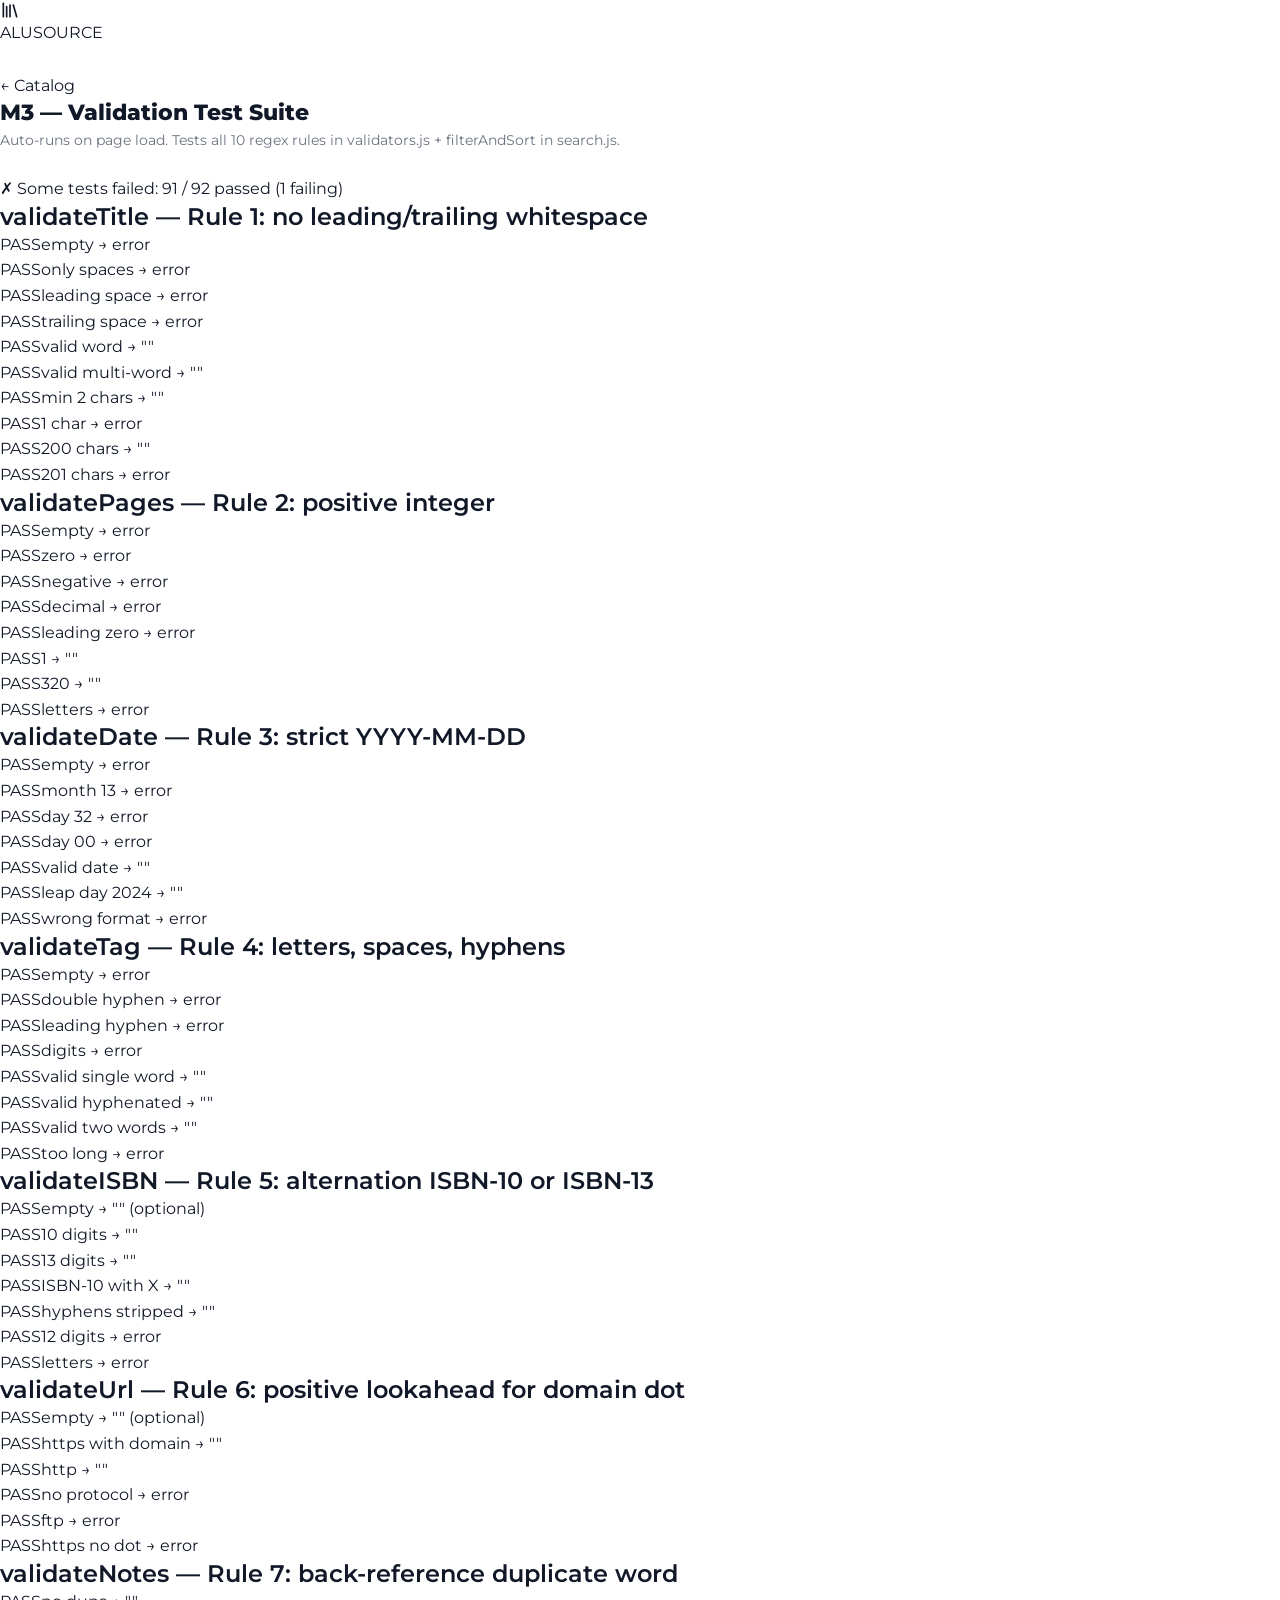
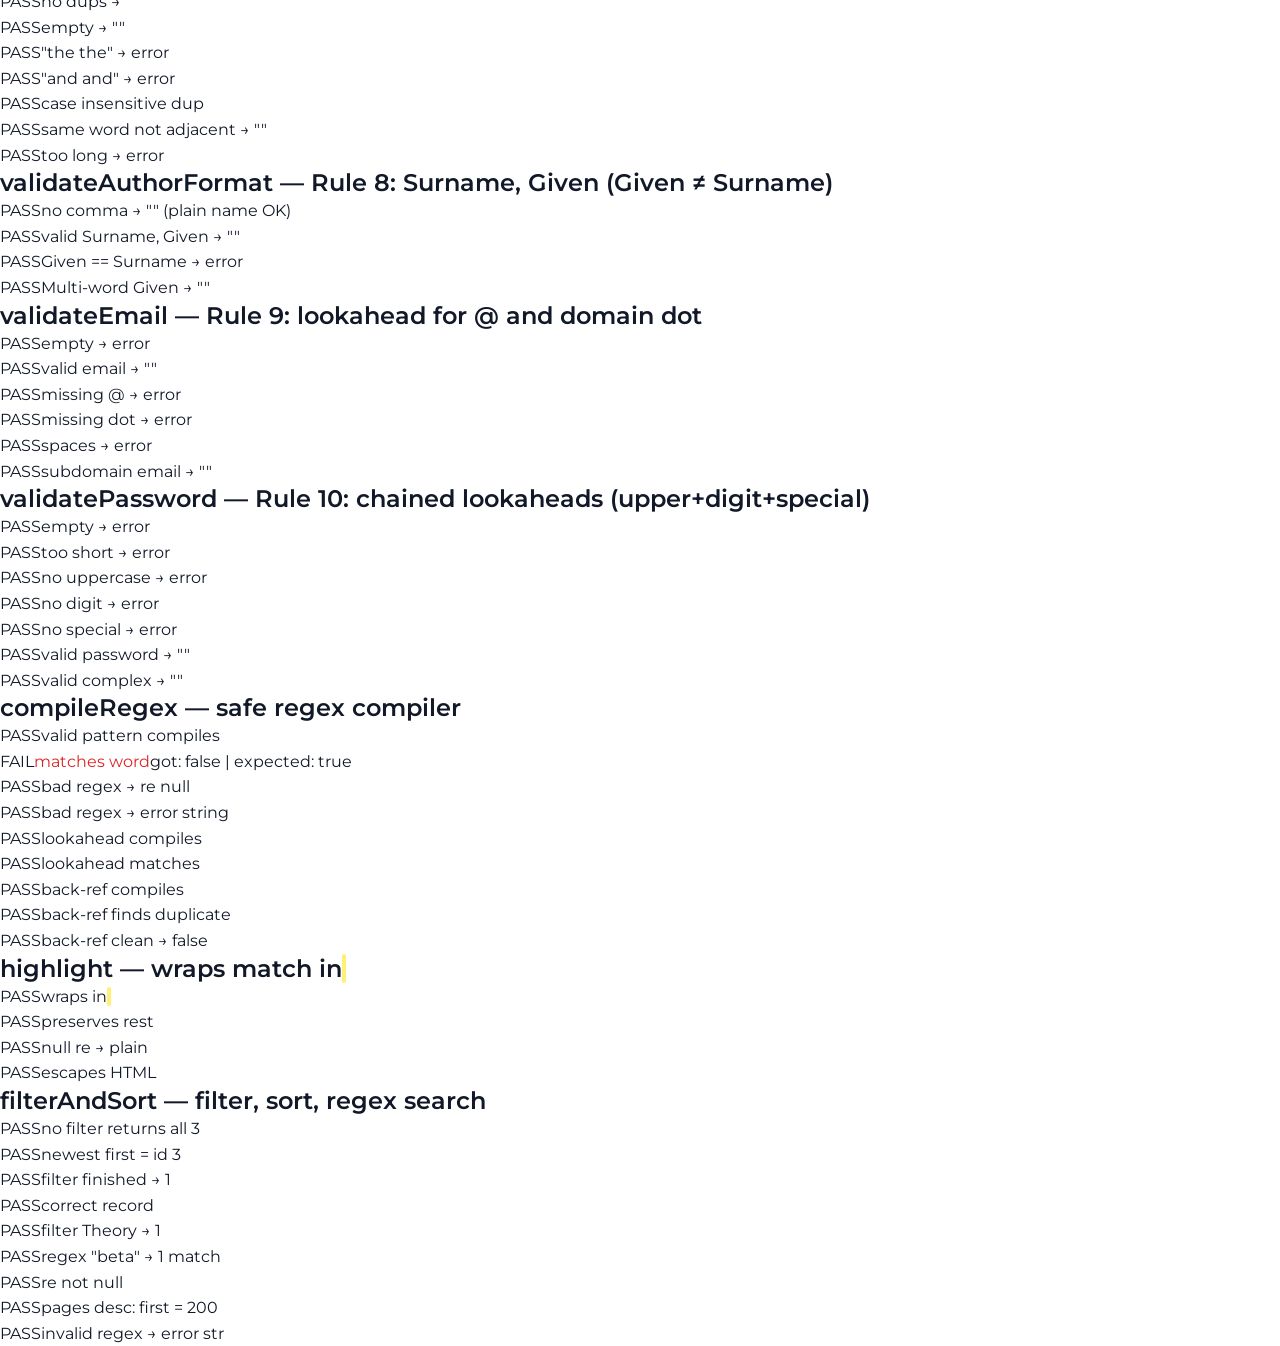
<file: tests.html>
<!DOCTYPE html>
<html lang="en">
<head>
  <meta charset="UTF-8" />
  <meta name="viewport" content="width=device-width, initial-scale=1.0" />
  <title>Test Suite — ALUSOURCE</title>
  <script>(function(){var t=localStorage.getItem('alu:theme')||'light';document.documentElement.setAttribute('data-theme',t);})()</script>
  <link rel="preconnect" href="https://fonts.googleapis.com" />
  <link href="https://fonts.googleapis.com/css2?family=Montserrat:wght@400;500;600;700;800&display=swap" rel="stylesheet" />
  <link rel="stylesheet" href="styles/main.css" />
</head>
<body class="tests-page">

  <!-- ── Header ─────────────────────────────────────────────── -->
  <header class="pub-header">
    <a href="index.html" class="pub-header__brand">
      <svg width="20" height="20" viewBox="0 0 24 24" fill="none" stroke="currentColor" stroke-width="2" stroke-linecap="round" stroke-linejoin="round" aria-hidden="true"><path d="m16 6 4 14"/><path d="M12 6v14"/><path d="M8 8v12"/><path d="M4 4v16"/></svg>
      ALUSOURCE
    </a>
    <nav class="pub-header__nav">
      <button class="theme-toggle" aria-label="Toggle theme" aria-pressed="false">
        <svg class="theme-toggle__icon" viewBox="0 0 24 24" fill="none" stroke="currentColor" stroke-width="2" stroke-linecap="round" stroke-linejoin="round" aria-hidden="true"><path d="M21 12.79A9 9 0 1 1 11.21 3 7 7 0 0 0 21 12.79z"/></svg>
        <span class="theme-toggle__label">Dark</span>
      </button>
      <a href="index.html" class="pub-header__link">← Catalog</a>
    </nav>
  </header>

  <div class="tests-container">
    <h1 style="font-size:1.4rem;font-weight:800;margin-bottom:.25rem">M3 — Validation Test Suite</h1>
    <p style="font-size:.85rem;color:var(--text-muted);margin-bottom:1.5rem">Auto-runs on page load. Tests all 10 regex rules in validators.js + filterAndSort in search.js.</p>
    <div id="tests-summary"></div>
    <div id="tests-output"></div>
  </div>

  <!-- Load IIFE modules (NOT ES modules) -->
  <script src="scripts/storage.js"></script>
  <script src="scripts/validators.js"></script>
  <script src="scripts/auth.js"></script>
  <script src="scripts/search.js"></script>

  <script>
    App.auth.init();
    App.auth.wireThemeToggles();

    /* ── Tiny harness ─────────────────────────────────────────── */
    var PASSED = 0, FAILED = 0;
    var SUITES = [];

    function suite(name, fn) {
      var tests = [];
      function assert(desc, got, expected) {
        var ok;
        if (expected === 'truthy')  ok = !!got;
        else if (expected === 'falsy') ok = !got;
        else if (expected === '')   ok = got === '';
        else                        ok = got === expected;
        if (ok) PASSED++; else FAILED++;
        tests.push({ desc: desc, ok: ok, got: got, expected: expected });
      }
      fn(assert);
      SUITES.push({ name: name, tests: tests });
    }

    var V = App.validators;
    var S = App.search;

    /* ── 1. Title (Rule 1: no leading/trailing space, ^\\S(?:.*\\S)?$) ── */
    suite('validateTitle — Rule 1: no leading/trailing whitespace', function (t) {
      t('empty → error',          V.validateTitle(''),               'truthy');
      t('only spaces → error',    V.validateTitle('   '),            'truthy');
      t('leading space → error',  V.validateTitle(' Hello'),         'truthy');
      t('trailing space → error', V.validateTitle('Hello '),         'truthy');
      t('valid word → ""',        V.validateTitle('Factfulness'),    '');
      t('valid multi-word → ""',  V.validateTitle('The Lean Startup'),'');
      t('min 2 chars → ""',       V.validateTitle('Ab'),             '');
      t('1 char → error',         V.validateTitle('X'),              'truthy');
      t('200 chars → ""',         V.validateTitle('A'.repeat(200)),  '');
      t('201 chars → error',      V.validateTitle('A'.repeat(201)),  'truthy');
    });

    /* ── 2. Pages (Rule 2: /^[1-9]\\d*$/) ───────────────────── */
    suite('validatePages — Rule 2: positive integer', function (t) {
      t('empty → error',         V.validatePages(''),     'truthy');
      t('zero → error',          V.validatePages('0'),    'truthy');
      t('negative → error',      V.validatePages('-1'),   'truthy');
      t('decimal → error',       V.validatePages('3.5'),  'truthy');
      t('leading zero → error',  V.validatePages('01'),   'truthy');
      t('1 → ""',                V.validatePages('1'),    '');
      t('320 → ""',              V.validatePages('320'),  '');
      t('letters → error',       V.validatePages('abc'),  'truthy');
    });

    /* ── 3. Date (Rule 3: strict YYYY-MM-DD) ────────────────── */
    suite('validateDate — Rule 3: strict YYYY-MM-DD', function (t) {
      t('empty → error',         V.validateDate(''),            'truthy');
      t('month 13 → error',      V.validateDate('2025-13-01'),  'truthy');
      t('day 32 → error',        V.validateDate('2025-09-32'),  'truthy');
      t('day 00 → error',        V.validateDate('2025-09-00'),  'truthy');
      t('valid date → ""',       V.validateDate('2025-09-01'),  '');
      t('leap day 2024 → ""',    V.validateDate('2024-02-29'),  '');
      t('wrong format → error',  V.validateDate('01/09/2025'),  'truthy');
    });

    /* ── 4. Tag (Rule 4: letters/spaces/hyphens) ────────────── */
    suite('validateTag — Rule 4: letters, spaces, hyphens', function (t) {
      t('empty → error',             V.validateTag(''),              'truthy');
      t('double hyphen → error',     V.validateTag('Mixed--Methods'), 'truthy');
      t('leading hyphen → error',    V.validateTag('-Research'),      'truthy');
      t('digits → error',            V.validateTag('Tag1'),           'truthy');
      t('valid single word → ""',    V.validateTag('Leadership'),     '');
      t('valid hyphenated → ""',     V.validateTag('Mixed-Methods'),  '');
      t('valid two words → ""',      V.validateTag('Research Methods'),'');
      t('too long → error',          V.validateTag('A'.repeat(51)),   'truthy');
    });

    /* ── 5. ISBN (Rule 5: alternation /^(?:\\d{9}[\\dX]|\\d{13})$/) ── */
    suite('validateISBN — Rule 5: alternation ISBN-10 or ISBN-13', function (t) {
      t('empty → "" (optional)',     V.validateISBN(''),                  '');
      t('10 digits → ""',            V.validateISBN('0307887898'),         '');
      t('13 digits → ""',            V.validateISBN('9780307887894'),      '');
      t('ISBN-10 with X → ""',       V.validateISBN('019853553X'),         '');
      t('hyphens stripped → ""',     V.validateISBN('978-0-307-88789-4'),  '');
      t('12 digits → error',         V.validateISBN('978030788789'),       'truthy');
      t('letters → error',           V.validateISBN('abc'),                'truthy');
    });

    /* ── 6. URL (Rule 6: positive lookahead (?=\\S+\\.\\S)) ─── */
    suite('validateUrl — Rule 6: positive lookahead for domain dot', function (t) {
      t('empty → "" (optional)',      V.validateUrl(''),                    '');
      t('https with domain → ""',     V.validateUrl('https://alu.edu'),     '');
      t('http → ""',                  V.validateUrl('http://example.com'),  '');
      t('no protocol → error',        V.validateUrl('alu.edu'),             'truthy');
      t('ftp → error',                V.validateUrl('ftp://x'),             'truthy');
      t('https no dot → error',       V.validateUrl('https://localhost'),   'truthy');
    });

    /* ── 7. Duplicate words (Rule 7: back-reference \\b(\\w+)\\s+\\1\\b) */
    suite('validateNotes — Rule 7: back-reference duplicate word', function (t) {
      t('no dups → ""',               V.validateNotes('Good research'),              '');
      t('empty → ""',                 V.validateNotes(''),                           '');
      t('"the the" → error',          V.validateNotes('I read the the paper'),       'truthy');
      t('"and and" → error',          V.validateNotes('this and and that'),          'truthy');
      t('case insensitive dup',        V.validateNotes('it IS is important'),         'truthy');
      t('same word not adjacent → ""', V.validateNotes('the book and the paper'),    '');
      t('too long → error',           V.validateNotes('x'.repeat(2001)),             'truthy');
    });

    /* ── 8. Author format (Rule 8: back-ref + negative lookahead) ── */
    suite('validateAuthorFormat — Rule 8: Surname, Given (Given ≠ Surname)', function (t) {
      t('no comma → "" (plain name OK)', V.validateAuthorFormat('Eric Ries'),       '');
      t('valid Surname, Given → ""',     V.validateAuthorFormat('Ries, Eric'),      '');
      t('Given == Surname → error',      V.validateAuthorFormat('Ries, Ries'),      'truthy');
      t('Multi-word Given → ""',         V.validateAuthorFormat('Kahneman, Daniel'),'');
    });

    /* ── 9. Email (Rule 9: lookahead (?=.*@.*\\.)) ─────────── */
    suite('validateEmail — Rule 9: lookahead for @ and domain dot', function (t) {
      t('empty → error',               V.validateEmail(''),                       'truthy');
      t('valid email → ""',            V.validateEmail('alice@alu.edu'),          '');
      t('missing @ → error',           V.validateEmail('alicealu.edu'),           'truthy');
      t('missing dot → error',         V.validateEmail('alice@aluedu'),           'truthy');
      t('spaces → error',              V.validateEmail('al ice@alu.edu'),         'truthy');
      t('subdomain email → ""',        V.validateEmail('a.demise@alustudent.com'),'');
    });

    /* ── 10. Password (Rule 10: chained lookaheads) ─────────── */
    suite('validatePassword — Rule 10: chained lookaheads (upper+digit+special)', function (t) {
      t('empty → error',               V.validatePassword(''),                 'truthy');
      t('too short → error',           V.validatePassword('Ab1!'),             'truthy');
      t('no uppercase → error',        V.validatePassword('student1!'),        'truthy');
      t('no digit → error',            V.validatePassword('Student!!'),        'truthy');
      t('no special → error',          V.validatePassword('Student1'),         'truthy');
      t('valid password → ""',         V.validatePassword('Student1!'),        '');
      t('valid complex → ""',          V.validatePassword('Facilitate1!'),     '');
    });

    /* ── 11. compileRegex (safe compiler) ───────────────────── */
    suite('compileRegex — safe regex compiler', function (t) {
      var r1 = V.compileRegex('research');
      t('valid pattern compiles',      r1.re !== null,                          true);
      t('matches word',                r1.re && r1.re.test('Research Methods'), true);

      var r2 = V.compileRegex('[invalid');
      t('bad regex → re null',         r2.re,                                   null);
      t('bad regex → error string',    typeof r2.error,                         'string');

      var r3 = V.compileRegex('(?=.*research)', true);
      t('lookahead compiles',          r3.re !== null,                          true);
      t('lookahead matches',           r3.re && r3.re.test('capstone research'),true);

      var r4 = V.compileRegex('\\b(\\w+)\\s+\\1\\b', true);
      t('back-ref compiles',           r4.re !== null,                          true);
      t('back-ref finds duplicate',    r4.re && r4.re.test('the the book'),     true);
      t('back-ref clean → false',      r4.re && r4.re.test('the nice book'),    false);
    });

    /* ── 12. highlight ──────────────────────────────────────── */
    suite('highlight — wraps match in <mark>', function (t) {
      var r = V.compileRegex('lean', true);
      var h = V.highlight('The Lean Startup', r.re);
      t('wraps in <mark>',    h.includes('<mark>Lean</mark>'), true);
      t('preserves rest',     h.includes('The'),               true);
      t('null re → plain',    V.highlight('Hello', null),      'Hello');
      t('escapes HTML',       V.highlight('<b>', null),         '&lt;b&gt;');
    });

    /* ── 13. filterAndSort ──────────────────────────────────── */
    suite('filterAndSort — filter, sort, regex search', function (t) {
      var recs = [
        { id:'1', title:'Alpha Research', author:'Smith, Al',  pages:100, tag:'Methods', status:'finished', dateAdded:'2025-09-01', notes:'' },
        { id:'2', title:'Beta Study',     author:'Jones, Bob', pages:200, tag:'Methods', status:'reading',  dateAdded:'2025-09-05', notes:'' },
        { id:'3', title:'Gamma Theory',   author:'Ali, Cam',   pages:50,  tag:'Theory',  status:'want',     dateAdded:'2025-09-10', notes:'' },
      ];
      var all = S.filterAndSort(recs, { sortBy:'dateAdded-desc' });
      t('no filter returns all 3',   all.filtered.length, 3);
      t('newest first = id 3',       all.filtered[0].id,  '3');

      var done = S.filterAndSort(recs, { status:'finished' });
      t('filter finished → 1',       done.filtered.length, 1);
      t('correct record',            done.filtered[0].id,  '1');

      var tag = S.filterAndSort(recs, { tag:'Theory' });
      t('filter Theory → 1',         tag.filtered.length, 1);

      var found = S.filterAndSort(recs, { query:'beta', caseInsensitive:true });
      t('regex "beta" → 1 match',    found.filtered.length, 1);
      t('re not null',               found.re !== null,     true);

      var pgSort = S.filterAndSort(recs, { sortBy:'pages-desc' });
      t('pages desc: first = 200',   pgSort.filtered[0].pages, 200);

      var bad = S.filterAndSort(recs, { query:'[bad', caseInsensitive:true });
      t('invalid regex → error str', typeof bad.regexError, 'string');
    });

    /* ── Render ───────────────────────────────────────────────── */
    var container = document.getElementById('tests-output');
    SUITES.forEach(function (s) {
      var div = document.createElement('div');
      div.className = 'test-suite';
      div.innerHTML = '<h2>' + s.name + '</h2>';
      s.tests.forEach(function (test) {
        var item = document.createElement('div');
        item.className = 'test-item';
        item.innerHTML =
          '<span class="test-badge ' + (test.ok ? 'test-badge--pass' : 'test-badge--fail') + '">' +
          (test.ok ? 'PASS' : 'FAIL') + '</span>' +
          '<span style="color:var(--' + (test.ok ? 'text' : 'red') + ');">' + test.desc + '</span>' +
          (!test.ok
            ? '<span class="test-got">got: ' + JSON.stringify(test.got) +
              ' | expected: ' + JSON.stringify(test.expected) + '</span>'
            : '');
        div.appendChild(item);
      });
      container.appendChild(div);
    });

    var total = PASSED + FAILED;
    var sumEl = document.getElementById('tests-summary');
    sumEl.className = 'tests-summary ' + (FAILED === 0 ? 'tests-summary--pass' : 'tests-summary--fail');
    sumEl.textContent = (FAILED === 0 ? '✓ All tests passed: ' : '✗ Some tests failed: ') +
      PASSED + ' / ' + total + ' passed' + (FAILED > 0 ? ' (' + FAILED + ' failing)' : '');
  </script>
</body>
</html>
</file>
<file: styles/main.css>
﻿/* ============================================================
   ALUSOURCE — ALU's Digital Research Library
   Primary: #0F2A5C (Navy Blue)  Accent: #B91C1C (Dark Red)
   Background: #FFFFFF (White)
   Fonts: Montserrat (Google Fonts)
   Mobile-first | WCAG AA | IIFE JS pattern
   ============================================================ */

/* ── Variables ────────────────────────────────────────────── */
:root {
  --primary:       #0F2A5C;
  --primary-mid:   #1a3d7c;
  --primary-light: #2554A8;
  --accent:        #B91C1C;
  --accent-light:  #E53E3E;
  --red:           #DC2626;
  --red-l:         #FEF2F2;
  --red-d:         #7F1D1D;
  --green:         #0F2A5C;
  --green-l:       rgba(15,42,92,.08);
  --orange:        #D97706;
  --orange-l:      #FFFBEB;
  --blue:          #2563EB;
  --blue-l:        #EFF6FF;
  --bg:            #FFFFFF;
  --bg-card:       #FFFFFF;
  --bg-offset:     #F4F6FA;
  --text:          #111827;
  --text-muted:    #6B7280;
  --text-light:    #9CA3AF;
  --border:        #E1E7F0;
  --border-dark:   #BCC8DC;
  --shadow:        0 2px 12px rgba(15,42,92,.07);
  --shadow-md:     0 4px 24px rgba(15,42,92,.11);
  --shadow-lg:     0 8px 40px rgba(15,42,92,.16);
  --radius:        8px;
  --radius-lg:     14px;
  --radius-xl:     20px;
  --t:             200ms ease;
  --font-sans:     'Montserrat', system-ui, -apple-system, sans-serif;
  --font-serif:    'Montserrat', Georgia, serif;
  --font-mono:     'JetBrains Mono', 'Courier New', monospace;
  --sidebar-w:     260px;
  --topbar-h:      56px;
}

/* ── Reset + Box Sizing ───────────────────────────────────── */
*, *::before, *::after {
  box-sizing: border-box;
  margin: 0;
  padding: 0;
}
html {
  scroll-behavior: smooth;
  -webkit-text-size-adjust: 100%;
  font-size: 16px;
}
body {
  font-family: var(--font-sans);
  background: var(--bg);
  color: var(--text);
  line-height: 1.6;
  min-height: 100vh;
}
img, svg { display: block; max-width: 100%; }
button { font-family: inherit; cursor: pointer; border: none; background: none; }
a { color: inherit; text-decoration: none; }
ul, ol { list-style: none; }
input, select, textarea { font-family: inherit; font-size: inherit; }
table { border-collapse: collapse; width: 100%; }

/* ── Base Typography ──────────────────────────────────────── */
h1, h2, h3, h4, h5, h6 {
  line-height: 1.25;
  font-weight: 600;
  color: var(--text);
}
.pub-page h1,
.pub-page h2 {
  font-family: var(--font-serif);
}
p { margin-bottom: 0; }
strong { font-weight: 600; }
code {
  font-family: var(--font-mono);
  font-size: .875em;
  background: var(--bg-offset);
  padding: .1em .35em;
  border-radius: 4px;
  overflow-wrap: break-word;
  word-break: break-all;
}

/* ── Accessibility ────────────────────────────────────────── */
.sr-only {
  position: absolute;
  width: 1px;
  height: 1px;
  padding: 0;
  margin: -1px;
  overflow: hidden;
  clip: rect(0,0,0,0);
  white-space: nowrap;
  border: 0;
}
.skip-link {
  position: absolute;
  top: -120%;
  left: 1rem;
  z-index: 9999;
  background: var(--primary);
  color: #fff;
  padding: .5rem 1.1rem;
  border-radius: var(--radius);
  font-weight: 600;
  font-size: .875rem;
  text-decoration: none;
  transition: top var(--t);
}
.skip-link:focus { top: 1rem; outline: 3px solid var(--accent); outline-offset: 2px; }
:focus-visible {
  outline: 2.5px solid var(--accent);
  outline-offset: 3px;
  border-radius: 3px;
}
[aria-live] { speak: literal-punctuation; }

/* ── Mark / highlight ─────────────────────────────────────── */
mark {
  background: #FFF176;
  color: var(--text);
  border-radius: 2px;
  padding: 0 2px;
}
[hidden] { display: none !important; }

/* ═══════════════════════════════════════════════════════════
   SITE NAV (public pages)
   ═══════════════════════════════════════════════════════════ */
.site-nav {
  position: fixed;
  top: 0;
  left: 0;
  right: 0;
  z-index: 200;
  display: flex;
  align-items: center;
  gap: 1rem;
  padding: 0 1.5rem;
  height: var(--topbar-h);
  transition: background var(--t), box-shadow var(--t);
}
.site-nav--transparent {
  background: transparent;
}
.site-nav--solid {
  background: #fff;
  box-shadow: 0 1px 0 var(--border), var(--shadow);
}
/* When solid (over white content), links flip to dark */
.site-nav--solid .site-nav__logo { color: var(--primary); }
.site-nav--solid .site-nav__link { color: var(--text-muted); }
.site-nav--solid .site-nav__link:hover,
.site-nav--solid .site-nav__link--active { color: var(--primary); background: rgba(15,42,92,.06); }
.site-nav--solid .theme-toggle { color: var(--text-muted); }
.site-nav--solid .theme-toggle:hover { color: var(--text); background: var(--bg-offset); }
.site-nav--solid .site-nav__hamburger { background: var(--bg-offset); }
.site-nav--solid .site-nav__hamburger span { background: var(--primary); }
.site-nav--solid .nav-user-pill__name { color: var(--text); }
.site-nav--solid .nav-user-pill__avatar { background: rgba(15,42,92,.1); color: var(--primary); }
.site-nav__logo {
  display: flex;
  align-items: center;
  gap: .5rem;
  color: #fff;
  font-weight: 700;
  font-size: 1.25rem;
  font-family: var(--font-serif);
  text-decoration: none;
  flex-shrink: 0;
}
.site-nav__logo-text { letter-spacing: -.01em; }
.site-nav__links {
  display: none;
  align-items: center;
  gap: .25rem;
  margin-left: auto;
}
.site-nav__link {
  color: rgba(255,255,255,.85);
  font-size: .9rem;
  font-weight: 500;
  padding: .4rem .75rem;
  border-radius: var(--radius);
  transition: color var(--t), background var(--t);
}
.site-nav__link:hover,
.site-nav__link--active {
  color: #fff;
  background: rgba(255,255,255,.12);
}
.site-nav__cta { margin-left: auto; }
.site-nav__links + .site-nav__cta { margin-left: .5rem; }

/* Logged-in user pill in site nav */
.nav-user-pill {
  display: flex;
  align-items: center;
  gap: .5rem;
}
.nav-user-pill__avatar {
  width: 30px;
  height: 30px;
  border-radius: 50%;
  background: rgba(255,255,255,.2);
  color: #fff;
  display: flex;
  align-items: center;
  justify-content: center;
  font-size: .7rem;
  font-weight: 700;
  letter-spacing: .03em;
  flex-shrink: 0;
}
.nav-user-pill__name {
  font-size: .82rem;
  color: #fff;
  font-weight: 500;
  max-width: 120px;
  overflow: hidden;
  text-overflow: ellipsis;
  white-space: nowrap;
}
/* When nav is transparent over hero, names need to be white; when solid they already are */
.site-nav--solid .nav-user-pill__name { color: #fff; }
.site-nav__hamburger {
  display: flex;
  flex-direction: column;
  justify-content: center;
  gap: 5px;
  width: 36px;
  height: 36px;
  padding: 6px;
  background: rgba(255,255,255,.15);
  border-radius: var(--radius);
  border: none;
  cursor: pointer;
  margin-left: auto;
  transition: background var(--t);
}
.site-nav__hamburger span {
  display: block;
  height: 2px;
  background: #fff;
  border-radius: 2px;
  transition: transform var(--t), opacity var(--t);
}
.site-nav__hamburger[aria-expanded="true"] span:nth-child(1) { transform: translateY(7px) rotate(45deg); }
.site-nav__hamburger[aria-expanded="true"] span:nth-child(2) { opacity: 0; }
.site-nav__hamburger[aria-expanded="true"] span:nth-child(3) { transform: translateY(-7px) rotate(-45deg); }

@media (min-width: 768px) {
  .site-nav__links { display: flex; }
  .site-nav__hamburger { display: none; }
}
/* Prevent nav overflow on the very smallest phones */
@media (max-width: 400px) {
  .theme-toggle__label { display: none; }
  .site-nav .theme-toggle { padding: .3rem; }
  .site-nav__cta { gap: .4rem; }
}

/* Mobile nav open state */
.site-nav__links.is-open {
  display: flex;
  flex-direction: column;
  position: fixed;
  top: var(--topbar-h);
  left: 0;
  right: 0;
  background: #fff;
  padding: 1rem 1.5rem;
  box-shadow: var(--shadow-md);
  z-index: 190;
  border-top: 1px solid var(--border);
}
.site-nav__links.is-open .site-nav__link {
  color: var(--text);
}
.site-nav__links.is-open .site-nav__link:hover,
.site-nav__links.is-open .site-nav__link--active {
  color: var(--primary);
  background: rgba(15,42,92,.06);
}

/* ── Theme toggle (shared) ─────────────────────────────────── */
.theme-toggle {
  display: flex;
  align-items: center;
  gap: .4rem;
  color: rgba(255,255,255,.8);
  font-size: .85rem;
  padding: .35rem .65rem;
  border-radius: var(--radius);
  transition: color var(--t), background var(--t);
  cursor: pointer;
}
.theme-toggle:hover { color: #fff; background: rgba(255,255,255,.12); }
.theme-toggle__icon { width: 16px; height: 16px; flex-shrink: 0; }

/* ═══════════════════════════════════════════════════════════
   HERO SECTION
   ═══════════════════════════════════════════════════════════ */
.hero {
  position: relative;
  min-height: 100svh;
  min-height: 100vh;
  display: flex;
  align-items: center;
  justify-content: center;
  background-size: cover;
  background-position: center;
  background-repeat: no-repeat;
  padding: calc(var(--topbar-h) + 2rem) 1rem 3rem;
  overflow: hidden;
}
@media (min-width: 640px) { .hero { padding: calc(var(--topbar-h) + 3rem) 1.5rem 4rem; } }
.hero__overlay {
  position: absolute;
  inset: 0;
  background: rgba(15,42,92,0.82);
  z-index: 1;
}
.hero__content {
  position: relative;
  z-index: 2;
  text-align: center;
  max-width: 720px;
  width: 100%;
  animation: fadeUp .7s ease both;
}
.hero__badge {
  display: inline-block;
  background: rgba(255,255,255,.15);
  border: 1px solid rgba(255,255,255,.35);
  color: #fff;
  font-size: .78rem;
  font-weight: 600;
  letter-spacing: .08em;
  text-transform: uppercase;
  padding: .35rem 1.1rem;
  border-radius: 100px;
  margin-bottom: 1.25rem;
  backdrop-filter: blur(4px);
}
.hero__title {
  font-family: var(--font-serif);
  font-size: clamp(2.25rem, 6vw, 4rem);
  font-weight: 700;
  color: #fff;
  line-height: 1.15;
  margin-bottom: 1.25rem;
  letter-spacing: -.02em;
}
.hero__subtitle {
  color: rgba(255,255,255,.82);
  font-size: clamp(.95rem, 2vw, 1.15rem);
  max-width: 560px;
  margin: 0 auto 2rem;
  line-height: 1.7;
}
.hero__title span { color: #EF4444; }
.hero__search {
  display: flex;
  gap: .5rem;
  max-width: 560px;
  margin: 0 auto 2rem;
  background: rgba(255,255,255,.12);
  border: 1px solid rgba(255,255,255,.25);
  border-radius: var(--radius-lg);
  padding: .35rem .35rem .35rem .75rem;
  backdrop-filter: blur(8px);
}
.hero__search-input {
  flex: 1;
  border: none;
  background: transparent;
  color: #fff;
  font-size: 1rem;
  outline: none;
  min-width: 0;
}
.hero__search-input::placeholder { color: rgba(255,255,255,.55); }
.hero__search-btn {
  flex-shrink: 0;
  display: flex;
  align-items: center;
  gap: .4rem;
  white-space: nowrap;
  background: var(--accent);
  color: #fff;
  border: none;
  border-radius: calc(var(--radius-lg) - 4px);
  padding: .55rem 1.1rem;
  font-size: .9rem;
  font-weight: 600;
  cursor: pointer;
  transition: background var(--t);
}
.hero__search-btn:hover { background: var(--accent-light); }
/* Hero search: stack button below input on very small phones */
@media (max-width: 480px) {
  .hero__search {
    flex-direction: column;
    padding: .5rem;
    gap: .4rem;
    border-radius: var(--radius);
  }
  .hero__search-btn {
    width: 100%;
    justify-content: center;
    border-radius: var(--radius);
  }
}

.hero__stats {
  display: flex;
  justify-content: center;
  gap: 2rem;
  flex-wrap: wrap;
}
.hero__stat {
  display: flex;
  flex-direction: column;
  align-items: center;
  gap: .1rem;
}
.hero__stat strong {
  font-family: var(--font-serif);
  font-size: 1.75rem;
  color: #fff;
  font-weight: 700;
}
.hero__stat span {
  font-size: .8rem;
  color: rgba(255,255,255,.7);
  text-transform: uppercase;
  letter-spacing: .05em;
}

/* ═══════════════════════════════════════════════════════════
   CATALOG SECTION
   ═══════════════════════════════════════════════════════════ */

/* Full-width wrapper lifts over hero — index.html only */
.home-main {
  position: relative;
  z-index: 3;
  background: var(--bg);
  border-radius: 1.75rem 1.75rem 0 0;
  margin-top: -2.5rem;
  box-shadow: 0 -12px 48px rgba(15,42,92,.14);
}

.catalog-section {
  padding: 2.5rem 1rem;
  max-width: 1280px;
  margin: 0 auto;
  background: var(--bg);
}
@media (min-width: 640px) { .catalog-section { padding: 3rem 1.5rem; } }
@media (min-width: 1024px) { .catalog-section { padding: 4rem 2rem; } }

.catalog-controls {
  display: flex;
  flex-direction: column;
  gap: 1.5rem;
  margin-bottom: 2rem;
}
.catalog-controls__heading { flex-shrink: 0; }
.catalog-controls h2 {
  font-family: var(--font-serif);
  font-size: clamp(1.5rem, 4vw, 2rem);
  color: var(--primary);
  position: relative;
  padding-bottom: .6rem;
}
.catalog-controls h2::after {
  content: '';
  position: absolute;
  bottom: 0;
  left: 0;
  width: 2.75rem;
  height: 3px;
  background: var(--accent);
  border-radius: 2px;
}
.catalog-subtitle {
  font-size: .88rem;
  color: var(--text-muted);
  margin-top: .5rem;
  line-height: 1.5;
}
@media (min-width: 768px) {
  .catalog-controls {
    flex-direction: row;
    align-items: flex-start;
    justify-content: space-between;
    flex-wrap: wrap;
  }
  .catalog-controls .filter-bar {
    flex: 1;
    max-width: 700px;
  }
}
@media (min-width: 900px) {
  .catalog-controls {
    flex-wrap: nowrap;
  }
}
.records-count {
  font-size: .85rem;
  color: var(--text-muted);
  margin-bottom: 1.5rem;
  font-weight: 500;
}
.records-count::before {
  content: '';
  display: inline-block;
  width: 8px;
  height: 8px;
  border-radius: 50%;
  background: var(--accent);
  margin-right: .4rem;
  vertical-align: middle;
}

.catalog-grid {
  display: grid;
  grid-template-columns: 1fr;
  gap: 1.25rem;
}
@media (min-width: 480px) {
  .catalog-grid { grid-template-columns: repeat(2, 1fr); gap: 1.25rem; }
}
@media (min-width: 768px) {
  .catalog-grid { grid-template-columns: repeat(3, 1fr); gap: 1.5rem; }
}
@media (min-width: 1200px) {
  .catalog-grid { grid-template-columns: repeat(4, 1fr); gap: 1.5rem; }
}

.empty-state {
  text-align: center;
  padding: 3rem 1rem;
  color: var(--text-muted);
}
.empty-state svg { margin: 0 auto 1rem; opacity: .4; }
.empty-state h3 { font-size: 1.1rem; margin-bottom: .4rem; }
.empty-state p { font-size: .9rem; }

/* ── Filter bar ─────────────────────────────────────────────── */
.filter-bar {
  display: flex;
  flex-wrap: wrap;
  gap: .6rem;
  align-items: center;
  width: 100%;
  background: var(--bg-card);
  border: 1.5px solid var(--border);
  border-radius: var(--radius-lg);
  padding: .875rem 1rem;
  box-shadow: var(--shadow);
}
@media (max-width: 640px) {
  .filter-bar { flex-direction: column; align-items: stretch; }
  .filter-bar .search-wrap,
  .filter-bar .filter-select,
  .filter-bar .toggle-label { width: 100%; }
}
.search-wrap {
  position: relative;
  display: flex;
  align-items: center;
  flex: 1;
  min-width: 180px;
}
.search-icon {
  position: absolute;
  left: .7rem;
  width: 16px;
  height: 16px;
  color: var(--text-muted);
  pointer-events: none;
  flex-shrink: 0;
}
.search-input {
  width: 100%;
  padding: .55rem .75rem .55rem 2.25rem;
  border: 1.5px solid var(--border);
  border-radius: var(--radius);
  background: var(--bg-card);
  color: var(--text);
  font-size: .9rem;
  transition: border-color var(--t), box-shadow var(--t);
  min-width: 0;
}
.search-input:focus {
  outline: none;
  border-color: var(--primary);
  box-shadow: 0 0 0 3px rgba(15,42,92,.12);
}
.search-options {
  display: flex;
  align-items: center;
  flex-shrink: 0;
  margin-left: .4rem;
}
.search-hint {
  font-size: .72rem;
  white-space: nowrap;
  color: var(--text-muted);
}
.filter-select {
  padding: .55rem .75rem;
  border: 1.5px solid var(--border);
  border-radius: var(--radius);
  background: var(--bg-card);
  color: var(--text);
  font-size: .875rem;
  cursor: pointer;
  transition: border-color var(--t);
}
.filter-select:focus {
  outline: none;
  border-color: var(--primary);
  box-shadow: 0 0 0 3px rgba(15,42,92,.12);
}

/* ═══════════════════════════════════════════════════════════
   BOOK CARD
   ═══════════════════════════════════════════════════════════ */
.book-card {
  background: var(--bg-card);
  border-radius: var(--radius-lg);
  overflow: hidden;
  box-shadow: var(--shadow);
  border: 1px solid var(--border);
  border-top: 3px solid var(--primary);
  transition: transform var(--t), box-shadow var(--t), border-top-color var(--t);
  display: flex;
  flex-direction: column;
  cursor: pointer;
  position: relative;
  animation: fadeUp .5s ease both;
}
.book-card:hover {
  transform: translateY(-5px);
  box-shadow: var(--shadow-md);
  border-top-color: var(--accent);
}
.book-card:focus-within { outline: 2px solid var(--accent); outline-offset: 2px; }

/* Staggered animation delays */
.book-card:nth-child(1) { animation-delay: 0ms; }
.book-card:nth-child(2) { animation-delay: 60ms; }
.book-card:nth-child(3) { animation-delay: 120ms; }
.book-card:nth-child(4) { animation-delay: 180ms; }
.book-card:nth-child(5) { animation-delay: 240ms; }
.book-card:nth-child(6) { animation-delay: 300ms; }
.book-card:nth-child(7) { animation-delay: 360ms; }
.book-card:nth-child(8) { animation-delay: 420ms; }

.book-card__cover {
  height: 205px;
  position: relative;
  overflow: hidden;
  display: flex;
  flex-direction: column;
  justify-content: flex-end;
  padding: 1rem;
}
.book-card__cover::before {
  content: '';
  position: absolute;
  inset: 0;
  background: linear-gradient(
    to top,
    rgba(5,10,30,.75) 0%,
    rgba(5,10,30,.2) 55%,
    transparent 100%
  );
}
.book-card__cover-title {
  position: relative;
  z-index: 1;
  font-family: var(--font-serif);
  font-size: 1.05rem;
  font-weight: 700;
  color: #fff;
  line-height: 1.3;
  text-shadow: 0 1px 4px rgba(0,0,0,.4);
  margin-bottom: .25rem;
  display: -webkit-box;
  -webkit-line-clamp: 2;
  -webkit-box-orient: vertical;
  overflow: hidden;
}
.book-card__cover-author {
  position: relative;
  z-index: 1;
  font-size: .78rem;
  color: rgba(255,255,255,.8);
  text-shadow: 0 1px 3px rgba(0,0,0,.3);
}
.book-card__body {
  padding: 1rem 1rem .875rem;
  flex: 1;
  display: flex;
  flex-direction: column;
  gap: .45rem;
}
.book-card__tag {
  display: inline-block;
  font-size: .7rem;
  font-weight: 700;
  text-transform: uppercase;
  letter-spacing: .07em;
  color: var(--accent);
  background: rgba(185,28,28,.08);
  border: 1px solid rgba(185,28,28,.18);
  padding: .2rem .65rem;
  border-radius: 100px;
  align-self: flex-start;
}
.book-card__title {
  font-size: 1rem;
  font-weight: 600;
  color: var(--text);
  line-height: 1.35;
  display: -webkit-box;
  -webkit-line-clamp: 2;
  -webkit-box-orient: vertical;
  overflow: hidden;
}
.book-card__desc {
  font-size: .83rem;
  color: var(--text-muted);
  line-height: 1.5;
  flex: 1;
  display: -webkit-box;
  -webkit-line-clamp: 3;
  -webkit-box-orient: vertical;
  overflow: hidden;
}
.book-card__meta {
  display: flex;
  align-items: center;
  justify-content: space-between;
  font-size: .78rem;
  color: var(--text-muted);
  margin-top: .25rem;
  padding-top: .5rem;
  border-top: 1px solid var(--border);
}
.book-card__pages { font-weight: 500; }
.book-card__read-more {
  font-size: .8rem;
  font-weight: 600;
  color: var(--primary);
  background: none;
  border: none;
  cursor: pointer;
  padding: 0;
  transition: color var(--t);
}
.book-card__read-more:hover { color: var(--accent); }

/* Pending overlay */
.book-card--pending::after {
  content: 'Pending Approval';
  position: absolute;
  inset: 0;
  background: rgba(255,255,255,.9);
  display: flex;
  align-items: center;
  justify-content: center;
  font-size: .85rem;
  font-weight: 600;
  color: var(--orange);
  border-radius: var(--radius-lg);
}

/* ═══════════════════════════════════════════════════════════
   BUTTONS
   ═══════════════════════════════════════════════════════════ */
.btn {
  display: inline-flex;
  align-items: center;
  justify-content: center;
  gap: .4rem;
  padding: .6rem 1.25rem;
  border-radius: var(--radius);
  font-size: .9rem;
  font-weight: 600;
  line-height: 1;
  cursor: pointer;
  transition: background var(--t), color var(--t), border-color var(--t), box-shadow var(--t), transform var(--t);
  border: 1.5px solid transparent;
  white-space: nowrap;
  text-decoration: none;
}
.btn:active { transform: scale(.97); }
.btn:focus-visible { outline: 2px solid var(--accent); outline-offset: 2px; }
.btn svg { flex-shrink: 0; }

.btn--primary {
  background: var(--primary);
  color: #fff;
  border-color: var(--primary);
}
.btn--primary:hover { background: var(--primary-mid); border-color: var(--primary-mid); }

.btn--accent {
  background: var(--accent);
  color: #fff;
  border-color: var(--accent);
}
.btn--accent:hover { background: var(--accent-light); border-color: var(--accent-light); }

.btn--secondary {
  background: var(--primary);
  color: #fff;
  border-color: var(--primary);
}
.btn--secondary:hover { background: var(--primary-mid); border-color: var(--primary-mid); }

.btn--outline {
  background: transparent;
  color: var(--primary);
  border-color: var(--primary);
}
.btn--outline:hover { background: rgba(15,42,92,.06); }

.btn--ghost {
  background: transparent;
  color: var(--text-muted);
  border-color: transparent;
}
.btn--ghost:hover { background: var(--bg-offset); color: var(--text); }

.btn--danger {
  background: var(--red);
  color: #fff;
  border-color: var(--red);
}
.btn--danger:hover { background: var(--red-d); border-color: var(--red-d); }

.btn--sm {
  padding: .45rem 1rem;
  font-size: .825rem;
}
.btn--xs {
  padding: .3rem .65rem;
  font-size: .78rem;
  border-radius: 6px;
}

/* Password toggle */
.pw-toggle {
  position: absolute;
  right: .65rem;
  top: 50%;
  transform: translateY(-50%);
  color: var(--text-muted);
  background: none;
  border: none;
  cursor: pointer;
  padding: .25rem;
  display: flex;
  align-items: center;
  transition: color var(--t);
}
.pw-toggle:hover { color: var(--text); }

/* ═══════════════════════════════════════════════════════════
   FORMS
   ═══════════════════════════════════════════════════════════ */
.form-group {
  display: flex;
  flex-direction: column;
  gap: .3rem;
  margin-bottom: 1.1rem;
}
.form-label {
  font-size: .875rem;
  font-weight: 500;
  color: var(--text);
}
.optional {
  color: var(--text-muted);
  font-size: .82em;
  font-weight: 400;
}
.required {
  color: var(--red);
  margin-left: .15rem;
}
.form-input {
  width: 100%;
  padding: .6rem .85rem;
  border: 1.5px solid var(--border);
  border-radius: var(--radius);
  background: var(--bg-card);
  color: var(--text);
  font-size: .9rem;
  transition: border-color var(--t), box-shadow var(--t);
  line-height: 1.5;
}
.form-input:focus {
  outline: none;
  border-color: var(--primary);
  box-shadow: 0 0 0 3px rgba(15,42,92,.12);
}
.form-input.invalid {
  border-color: var(--red);
  box-shadow: 0 0 0 3px rgba(220,38,38,.1);
}
.form-input.valid {
  border-color: var(--primary-light);
  box-shadow: 0 0 0 3px rgba(15,42,92,.1);
}
.form-input[aria-invalid="true"] {
  border-color: var(--red);
}
.form-select { cursor: pointer; }
.form-textarea {
  resize: vertical;
  min-height: 100px;
  line-height: 1.6;
}
.form-error {
  font-size: .8rem;
  color: var(--red);
  font-weight: 500;
  min-height: 1.1rem;
}
.form-hint {
  font-size: .8rem;
  color: var(--text-muted);
}
.form-row {
  display: grid;
  grid-template-columns: 1fr;
  gap: 0;
}
@media (min-width: 640px) {
  .form-row { grid-template-columns: 1fr 1fr; gap: 0 1rem; }
}

/* ═══════════════════════════════════════════════════════════
   MODALS
   ═══════════════════════════════════════════════════════════ */
.modal-overlay {
  position: fixed;
  inset: 0;
  z-index: 500;
  background: rgba(0, 0, 0, .55);
  display: flex;
  align-items: center;
  justify-content: center;
  padding: 1rem;
  overflow-y: auto;
  animation: fadeIn .18s ease;
}
.modal {
  background: var(--bg-card);
  border-radius: var(--radius-lg);
  box-shadow: var(--shadow-lg);
  width: 100%;
  max-width: 560px;
  position: relative;
  max-height: 90vh;
  overflow-y: auto;
  animation: fadeUp .22s ease;
  border: 1px solid var(--border);
  display: flex;
  flex-direction: column;
}
/* Coloured accent strip along the top of every modal */
.modal::before {
  content: '';
  display: block;
  height: 4px;
  background: linear-gradient(90deg, var(--primary) 0%, var(--accent) 100%);
  border-radius: var(--radius-lg) var(--radius-lg) 0 0;
  flex-shrink: 0;
  position: sticky;
  top: 0;
  z-index: 2;
}
.modal--book { max-width: 640px; overflow: hidden; }
.modal__close {
  position: absolute;
  top: 1rem;
  right: 1rem;
  z-index: 10;
  width: 30px;
  height: 30px;
  display: flex;
  align-items: center;
  justify-content: center;
  border-radius: 50%;
  background: var(--bg-offset);
  color: var(--text-muted);
  transition: background var(--t), color var(--t);
  cursor: pointer;
  border: 1px solid var(--border);
}
.modal__close:hover {
  background: var(--red-l);
  color: var(--red);
  border-color: var(--red);
}
.modal__title {
  font-family: var(--font-serif);
  font-size: 1.15rem;
  font-weight: 700;
  color: var(--primary);
  padding: 1.1rem 1.5rem .9rem;
  border-bottom: 2px solid var(--border);
  flex-shrink: 0;
}
.modal__body {
  padding: 1.25rem 1.5rem;
  color: var(--text-muted);
  font-size: .9rem;
  line-height: 1.6;
  flex: 1;
  overflow-y: auto;
}
.modal__actions {
  display: flex;
  gap: .65rem;
  padding: 1rem 1.5rem;
  border-top: 1px solid var(--border);
  flex-wrap: wrap;
  background: var(--bg-offset);
  flex-shrink: 0;
}
/* Form content inside modals */
.modal form {
  padding: 1.25rem 1.5rem;
  overflow-y: auto;
  flex: 1;
}
.modal .form-group {
  margin-bottom: .9rem;
}
.modal .form-row {
  display: flex;
  gap: .75rem;
  margin-bottom: .9rem;
}
.modal .form-row .form-group {
  flex: 1;
  margin-bottom: 0;
}
/* Stack modal form rows on small phones */
@media (max-width: 639px) {
  .modal .form-row {
    flex-direction: column;
    gap: 0;
  }
  .modal .form-row .form-group {
    margin-bottom: .9rem;
  }
  .modal form { padding: 1rem; }
  .modal__title { padding: 1rem 1rem .875rem; }
  .modal__actions { padding: .875rem 1rem; }
}
.modal .form-error[role="alert"] {
  display: block;
  margin-top: .25rem;
  font-size: .8rem;
}
.modal .modal__actions {
  margin-top: 0;
}

/* ── View modal inner layout (admin + dashboard) ───────────── */
.modal--view {
  max-width: 500px;
}
/* Spine is an absolute left-side stripe */
.view-modal__spine {
  position: absolute;
  left: 0;
  top: 4px; /* below the ::before accent bar */
  width: 5px;
  bottom: 0;
  border-radius: 0;
}
.view-modal__spine--want     { background: var(--primary-mid); }
.view-modal__spine--reading  { background: var(--orange); }
.view-modal__spine--finished,
.view-modal__spine--done     { background: #16a34a; }

.view-modal__body {
  padding: 1.25rem 1.5rem 1rem 2rem; /* extra left padding clears the spine */
  flex: 1;
  overflow-y: auto;
  display: flex;
  flex-direction: column;
  gap: .45rem;
}
.view-modal__status {
  font-size: .75rem;
  font-weight: 700;
  letter-spacing: .05em;
  text-transform: uppercase;
}
.view-modal__title {
  font-family: var(--font-serif);
  font-size: 1.2rem;
  font-weight: 700;
  color: var(--primary);
  line-height: 1.3;
}
.view-modal__author {
  font-size: .88rem;
  color: var(--text-muted);
}
.view-modal__meta {
  display: flex;
  flex-wrap: wrap;
  gap: .4rem;
  margin-top: .25rem;
}
.view-meta-item {
  display: inline-block;
  background: var(--bg-offset);
  color: var(--text-muted);
  font-size: .78rem;
  padding: .2rem .65rem;
  border-radius: 100px;
  border: 1px solid var(--border);
}
.view-modal__notes {
  margin-top: .5rem;
  background: var(--bg-offset);
  border: 1px solid var(--border);
  border-radius: var(--radius);
  padding: .75rem 1rem;
  font-size: .875rem;
}
.view-modal__notes h3 {
  font-size: .8rem;
  font-weight: 700;
  text-transform: uppercase;
  letter-spacing: .04em;
  color: var(--primary);
  margin-bottom: .4rem;
}

/* ── Confirm modal ─────────────────────────────────────────── */
.modal--confirm {
  max-width: 400px;
}
.modal--confirm .modal__body {
  padding: 1rem 1.5rem 1.25rem;
  font-size: .95rem;
  line-height: 1.55;
}

/* ── Note / Edit modal (dashboard) ────────────────────────── */
.modal--note, .modal--edit {
  max-width: 500px;
}

/* ── Book detail modal ──────────────────────────────────────── */
.book-modal { overflow: hidden; display: flex; flex-direction: column; max-height: 90vh; }
.book-modal__cover {
  min-height: 200px;
  display: flex;
  align-items: flex-end;
  padding: 1.5rem;
  position: relative;
  overflow: hidden;
  flex-shrink: 0;
}
.book-modal__cover::before {
  content: '';
  position: absolute;
  inset: 0;
  background: linear-gradient(to top, rgba(0,0,0,.65) 0%, rgba(0,0,0,.1) 60%, transparent 100%);
}
.book-modal__cover-content {
  position: relative;
  z-index: 1;
}
.book-modal__tag {
  display: inline-block;
  font-size: .72rem;
  font-weight: 700;
  letter-spacing: .06em;
  text-transform: uppercase;
  color: var(--accent-light);
  background: rgba(185,28,28,.1);
  border: 1px solid rgba(185,28,28,.2);
  padding: .2rem .7rem;
  border-radius: 100px;
  margin-bottom: .65rem;
}
.book-modal__title {
  font-family: var(--font-serif);
  font-size: 1.5rem;
  font-weight: 700;
  color: #fff;
  text-shadow: 0 1px 6px rgba(0,0,0,.4);
  line-height: 1.2;
  margin-bottom: .35rem;
}
.book-modal__author {
  color: rgba(255,255,255,.8);
  font-size: .9rem;
}
.book-modal__body {
  padding: 1.25rem 1.5rem;
  overflow-y: auto;
  flex: 1;
}
.book-modal__meta {
  display: flex;
  flex-wrap: wrap;
  gap: .5rem;
  margin-bottom: 1.25rem;
  font-size: .83rem;
  color: var(--text-muted);
}
.book-modal__meta span {
  background: var(--bg-offset);
  padding: .25rem .65rem;
  border-radius: 100px;
}
.book-modal__desc { margin-bottom: 1rem; }
.book-modal__desc h3 {
  font-size: .875rem;
  font-weight: 600;
  text-transform: uppercase;
  letter-spacing: .05em;
  color: var(--text-muted);
  margin-bottom: .5rem;
}
.book-modal__desc p {
  font-size: .9rem;
  color: var(--text);
  line-height: 1.7;
}

/* ═══════════════════════════════════════════════════════════
   AUTH LAYOUT
   ═══════════════════════════════════════════════════════════ */
.auth-page { background: var(--bg); }
.auth-layout {
  display: grid;
  grid-template-columns: 1fr;
  min-height: 100vh;
}
@media (min-width: 768px) {
  .auth-layout { grid-template-columns: 2fr 3fr; }
}
.auth-brand {
  background: var(--primary);
  padding: 3rem 2.5rem;
  display: flex;
  flex-direction: column;
  align-items: flex-start;
  justify-content: center;
  gap: 1.25rem;
  position: relative;
  overflow: hidden;
}
.auth-brand::before {
  content: '';
  position: absolute;
  top: -80px;
  right: -80px;
  width: 280px;
  height: 280px;
  background: rgba(255,255,255,.1);
  border-radius: 50%;
  pointer-events: none;
}
.auth-brand::after {
  content: '';
  position: absolute;
  bottom: -60px;
  left: -60px;
  width: 200px;
  height: 200px;
  background: rgba(61,170,133,.12);
  border-radius: 50%;
  pointer-events: none;
}
.auth-brand__logo {
  width: 72px;
  height: 72px;
  border-radius: 50%;
  background: var(--accent);
  color: var(--primary);
  font-family: var(--font-serif);
  font-size: 1.6rem;
  font-weight: 700;
  display: flex;
  align-items: center;
  justify-content: center;
  letter-spacing: -.03em;
  box-shadow: 0 4px 16px rgba(0,0,0,.25);
  position: relative;
  z-index: 1;
}
.auth-brand__name {
  font-family: var(--font-serif);
  font-size: 2rem;
  font-weight: 700;
  color: #fff;
  letter-spacing: -.02em;
  position: relative;
  z-index: 1;
}
.auth-brand__tagline {
  color: rgba(255,255,255,.7);
  font-size: .95rem;
  position: relative;
  z-index: 1;
}
.auth-features {
  display: flex;
  flex-direction: column;
  gap: .75rem;
  position: relative;
  z-index: 1;
}
.auth-features li {
  display: flex;
  align-items: center;
  gap: .65rem;
  color: rgba(255,255,255,.85);
  font-size: .875rem;
}
.auth-features li svg { color: var(--accent); flex-shrink: 0; }
.auth-brand__back {
  color: rgba(255,255,255,.6);
  font-size: .83rem;
  text-decoration: underline;
  position: relative;
  z-index: 1;
  transition: color var(--t);
  margin-top: .5rem;
}
.auth-brand__back:hover { color: #fff; }

@media (max-width: 767px) {
  .auth-brand { padding: 2rem 1.5rem; display: none; }
}
@media (max-width: 639px) {
  .auth-brand { display: none; }
  .auth-layout { grid-template-columns: 1fr; }
}
/* Tighten auth-form padding on small phones so the card has room */
@media (max-width: 480px) {
  .auth-form-side { padding: 1.5rem 1rem; }
  .auth-card { padding: 1.25rem; }
}

.auth-home-link {
  display: inline-flex;
  align-items: center;
  gap: .35rem;
  font-size: .82rem;
  color: var(--text-muted);
  text-decoration: none;
  padding: .5rem 1rem;
  margin-bottom: .5rem;
  border-radius: var(--radius);
  transition: color var(--t), background var(--t);
}
.auth-home-link:hover {
  color: var(--primary);
  background: var(--bg-offset);
}

.auth-form-side {
  display: flex;
  flex-direction: column;
  align-items: center;
  justify-content: center;
  padding: 2rem 1.5rem;
  background: var(--bg);
  position: relative;
}
.auth-form-side .auth-home-link {
  position: absolute;
  top: 1rem;
  left: 1rem;
}
.auth-card {
  width: 100%;
  max-width: 440px;
  background: var(--bg-card);
  border-radius: var(--radius-xl);
  box-shadow: var(--shadow-md);
  padding: 2rem;
  border: 1px solid var(--border);
}
.auth-card__header {
  margin-bottom: 1.5rem;
}
.auth-card__header h2 {
  font-size: 1.45rem;
  font-weight: 700;
  color: var(--primary);
  margin-bottom: .3rem;
}
.auth-card__header p {
  color: var(--text-muted);
  font-size: .88rem;
}
.auth-tabs {
  display: flex;
  gap: 0;
  border-bottom: 2px solid var(--border);
  margin-bottom: 1.5rem;
}
.auth-tab {
  flex: 1;
  padding: .65rem 1rem;
  font-size: .9rem;
  font-weight: 500;
  color: var(--text-muted);
  background: none;
  border: none;
  border-bottom: 2px solid transparent;
  margin-bottom: -2px;
  cursor: pointer;
  transition: color var(--t), border-color var(--t);
}
.auth-tab:hover { color: var(--text); }
.auth-tab.active {
  color: var(--primary);
  font-weight: 600;
  border-bottom-color: var(--primary);
}
.auth-tab-panel { display: none; }
.auth-tab-panel.active { display: block; }
.auth-footer {
  margin-top: 1.25rem;
  text-align: center;
  font-size: .85rem;
  color: var(--text-muted);
}
.auth-footer a {
  color: var(--primary);
  font-weight: 600;
  text-decoration: underline;
}

/* ═══════════════════════════════════════════════════════════
   APP LAYOUT (sidebar + main)
   ═══════════════════════════════════════════════════════════ */
.topbar {
  position: fixed;
  top: 0;
  left: 0;
  right: 0;
  height: var(--topbar-h);
  background: var(--bg-card);
  border-bottom: 1px solid var(--border);
  display: flex;
  align-items: center;
  gap: .75rem;
  padding: 0 1rem;
  z-index: 150;
  box-shadow: var(--shadow);
}
.topbar__menu {
  width: 36px;
  height: 36px;
  display: flex;
  align-items: center;
  justify-content: center;
  border-radius: var(--radius);
  color: var(--text);
  transition: background var(--t);
  cursor: pointer;
  border: none;
  background: none;
}
.topbar__menu:hover { background: var(--bg-offset); }
.topbar__title {
  font-weight: 700;
  font-size: 1.05rem;
  color: var(--primary);
  font-family: var(--font-serif);
  flex: 1;
  text-align: center;
}
.topbar__home {
  display: flex;
  align-items: center;
  justify-content: center;
  width: 36px;
  height: 36px;
  border-radius: var(--radius);
  color: var(--text-muted);
  text-decoration: none;
  transition: background var(--t), color var(--t);
  flex-shrink: 0;
}
.topbar__home:hover { background: var(--bg-offset); color: var(--primary); }

/* ── Sidebar ─────────────────────────────────────────────────── */
.sidebar {
  position: fixed;
  top: 0;
  left: 0;
  width: var(--sidebar-w);
  height: 100vh;
  background: var(--primary);
  z-index: 200;
  display: flex;
  flex-direction: column;
  overflow-y: auto;
  transform: translateX(-100%);
  transition: transform .25s ease, box-shadow .25s ease;
}
.sidebar.open {
  transform: translateX(0);
  box-shadow: var(--shadow-lg);
}
@media (min-width: 768px) {
  .sidebar {
    transform: translateX(0);
    box-shadow: none;
  }
  .topbar { left: var(--sidebar-w); }
}
.sidebar__header {
  display: flex;
  align-items: center;
  justify-content: space-between;
  padding: 1.1rem 1.25rem .75rem;
  border-bottom: 1px solid rgba(255,255,255,.1);
  flex-shrink: 0;
}
.sidebar__brand { display: flex; flex-direction: column; gap: .1rem; }
.sidebar__brand-text {
  font-family: var(--font-serif);
  font-size: 1.15rem;
  font-weight: 700;
  color: #fff;
  line-height: 1;
}
.sidebar__brand-sub {
  font-size: .7rem;
  color: rgba(255,255,255,.5);
  text-transform: uppercase;
  letter-spacing: .08em;
}
.sidebar__close {
  width: 30px;
  height: 30px;
  display: flex;
  align-items: center;
  justify-content: center;
  border-radius: 50%;
  background: rgba(255,255,255,.1);
  color: #fff;
  cursor: pointer;
  border: none;
  transition: background var(--t);
}
.sidebar__close:hover { background: rgba(255,255,255,.2); }
@media (min-width: 768px) { .sidebar__close { display: none; } }

.sidebar__user {
  display: flex;
  align-items: center;
  gap: .75rem;
  padding: 1rem 1.25rem;
  border-bottom: 1px solid rgba(255,255,255,.08);
  flex-shrink: 0;
}
.sidebar__avatar {
  width: 38px;
  height: 38px;
  border-radius: 50%;
  background: var(--accent);
  color: var(--primary);
  display: flex;
  align-items: center;
  justify-content: center;
  font-size: .85rem;
  font-weight: 700;
  flex-shrink: 0;
}
.sidebar__user-name {
  font-size: .875rem;
  font-weight: 600;
  color: #fff;
  line-height: 1.3;
}
.sidebar__user-class {
  font-size: .75rem;
  color: rgba(255,255,255,.55);
}

.nav-list {
  padding: .75rem 0;
  flex: 1;
}
.nav-link {
  display: flex;
  align-items: center;
  gap: .75rem;
  padding: .7rem 1.25rem;
  color: rgba(255,255,255,.78);
  font-size: .875rem;
  font-weight: 500;
  transition: color var(--t), background var(--t), border-left-color var(--t);
  border-left: 3px solid transparent;
  text-decoration: none;
  cursor: pointer;
}
.nav-link:hover {
  color: #fff;
  background: rgba(255,255,255,.08);
}
.nav-link.active {
  color: #fff;
  background: rgba(255,255,255,.14);
  border-left-color: var(--accent);
  font-weight: 600;
}
.nav-icon {
  width: 18px;
  height: 18px;
  flex-shrink: 0;
  opacity: .7;
}
.nav-link.active .nav-icon { opacity: 1; }
.nav-link:hover .nav-icon { opacity: .9; }

.sidebar__footer {
  padding: 1rem 1.25rem;
  border-top: 1px solid rgba(255,255,255,.1);
  flex-shrink: 0;
  display: flex;
  flex-direction: column;
  gap: .4rem;
}
.sidebar__footer-link {
  font-size: .8rem;
  color: rgba(255,255,255,.5);
  text-decoration: underline;
  transition: color var(--t);
}
.sidebar__footer-link:hover { color: rgba(255,255,255,.85); }

.sidebar__home-link {
  padding: .5rem 1.25rem .75rem;
  border-top: 1px solid rgba(255,255,255,.08);
  flex-shrink: 0;
}
.sidebar-home-btn {
  display: flex;
  align-items: center;
  gap: .55rem;
  padding: .5rem .75rem;
  border-radius: var(--radius);
  color: rgba(255,255,255,.65);
  font-size: .83rem;
  font-weight: 500;
  text-decoration: none;
  transition: background var(--t), color var(--t);
}
.sidebar-home-btn:hover {
  background: rgba(255,255,255,.1);
  color: #fff;
}
.sidebar-home-btn .nav-icon { flex-shrink: 0; opacity: .75; }
.sidebar-home-btn:hover .nav-icon { opacity: 1; }

/* ── Sidebar user info block ───────────────────────────────── */
.sidebar__user {
  padding: .7rem 1rem;
  border-bottom: 1px solid rgba(255,255,255,.1);
  display: flex;
  align-items: center;
  gap: .65rem;
  flex-shrink: 0;
}
.sidebar__avatar {
  width: 34px;
  height: 34px;
  border-radius: 50%;
  background: var(--accent);
  color: #fff;
  display: flex;
  align-items: center;
  justify-content: center;
  font-size: .78rem;
  font-weight: 700;
  flex-shrink: 0;
  letter-spacing: .02em;
}
.sidebar__user-info { overflow: hidden; }
.sidebar__user-name {
  font-weight: 600;
  font-size: .82rem;
  color: #fff;
  white-space: nowrap;
  overflow: hidden;
  text-overflow: ellipsis;
  min-height: 1em;
}
.sidebar__user-class {
  font-size: .7rem;
  color: rgba(255,255,255,.5);
  white-space: nowrap;
  overflow: hidden;
  text-overflow: ellipsis;
}

/* Sidebar brand name + sub (used in admin.html / dashboard.html) */
.sidebar__name {
  font-family: var(--font-serif);
  font-size: 1.1rem;
  font-weight: 700;
  color: #fff;
  line-height: 1.2;
  display: block;
}
.sidebar__sub {
  font-size: .68rem;
  color: rgba(255,255,255,.5);
  text-transform: uppercase;
  letter-spacing: .07em;
  display: block;
}

/* Sign Out / role-switch button in sidebar */
.sidebar__role-switch {
  display: block;
  background: rgba(185,28,28,.18);
  color: rgba(255,255,255,.85);
  border: 1px solid rgba(185,28,28,.35);
  border-radius: var(--radius);
  font-size: .83rem;
  font-weight: 600;
  padding: .55rem 1rem;
  text-align: center;
  cursor: pointer;
  transition: background var(--t), color var(--t), border-color var(--t);
  flex-shrink: 0;
}
.sidebar__role-switch:hover {
  background: var(--accent);
  color: #fff;
  border-color: var(--accent);
}

/* ── Sidebar reading-goal cap ──────────────────────────────── */
.sidebar__cap {
  margin: 0 1rem .75rem;
  padding: .7rem .85rem;
  background: rgba(255,255,255,.07);
  border: 1px solid rgba(255,255,255,.12);
  border-radius: var(--radius);
  flex-shrink: 0;
}
.cap-header {
  display: flex;
  align-items: center;
  justify-content: space-between;
  gap: .4rem;
  margin-bottom: .4rem;
}
.cap-label {
  font-size: .68rem;
  font-weight: 700;
  letter-spacing: .08em;
  text-transform: uppercase;
  color: rgba(255,255,255,.5);
}
.sidebar__cap .cap-text {
  font-size: .72rem;
  font-weight: 600;
  color: rgba(255,255,255,.85);
  white-space: nowrap;
}
.cap-bar {
  background: rgba(255,255,255,.12);
  border-radius: 100px;
  height: 6px;
  overflow: hidden;
}
.sidebar__cap .cap-fill {
  height: 100%;
  background: linear-gradient(90deg, var(--accent) 0%, #f87171 100%);
  border-radius: 100px;
  transition: width .6s cubic-bezier(.4,0,.2,1);
  min-width: 0;
}
.cap-set-link {
  display: block;
  margin-top: .4rem;
  font-size: .68rem;
  color: rgba(255,255,255,.4);
  text-decoration: none;
  text-align: right;
  transition: color var(--t);
}
.cap-set-link:hover { color: rgba(255,255,255,.85); text-decoration: underline; }
.cap-goal-done {
  display: flex;
  align-items: center;
  gap: .3rem;
  margin-top: .35rem;
  font-size: .68rem;
  font-weight: 600;
  color: #4ade80;
}
.cap-goal-done::before { content: '✓ '; }

/* Pending badge — white text on red */
.nav-badge {
  background: var(--accent) !important;
  color: #fff !important;
}

.sidebar-backdrop {
  display: none;
  position: fixed;
  inset: 0;
  background: rgba(0,0,0,.45);
  z-index: 190;
}
.sidebar-backdrop.active { display: block; }
@media (min-width: 768px) { .sidebar-backdrop { display: none !important; } }

/* Pending count badge in nav */
.pending-badge {
  display: inline-flex;
  align-items: center;
  justify-content: center;
  min-width: 18px;
  height: 18px;
  padding: 0 5px;
  border-radius: 100px;
  background: var(--red);
  color: #fff;
  font-size: .68rem;
  font-weight: 700;
  line-height: 1;
}

/* ── Main content area ─────────────────────────────────────── */
.main-content {
  padding-top: var(--topbar-h);
  min-height: 100vh;
  background: var(--bg);
}
@media (min-width: 768px) {
  .main-content { margin-left: var(--sidebar-w); }
}

/* ── Pages ───────────────────────────────────────────────────── */
.page {
  display: none;
  padding: 1.25rem 1rem 3rem;
  max-width: 1100px;
  margin: 0 auto;
}
@media (min-width: 540px) { .page { padding: 1.5rem 1.25rem 3rem; } }
@media (min-width: 768px) { .page { padding: 1.75rem 1.5rem 3rem; } }
@media (min-width: 1024px) { .page { padding: 2rem 2rem 4rem; } }
.page--active { display: block; animation: fadeIn .2s ease; }
.page-header {
  display: flex;
  align-items: flex-start;
  justify-content: space-between;
  flex-wrap: wrap;
  gap: .75rem;
  margin-bottom: 1.5rem;
  padding-bottom: 1.25rem;
  border-bottom: 2px solid var(--border);
}
.page-header h1 {
  font-size: clamp(1.2rem, 4vw, 1.6rem);
  font-weight: 700;
  color: var(--primary);
  font-family: var(--font-serif);
  letter-spacing: -.01em;
}
.page-header h1::after {
  content: '';
  display: block;
  width: 2rem;
  height: 3px;
  background: var(--accent);
  border-radius: 2px;
  margin-top: .4rem;
}
.page-subtitle {
  color: var(--text-muted);
  font-size: .875rem;
  margin-top: .2rem;
}
.page-header__actions {
  display: flex;
  align-items: center;
  gap: .5rem;
  flex-wrap: wrap;
}
@media (max-width: 480px) {
  .page-header { gap: .5rem; }
  .page-header__actions { width: 100%; }
  .page-header__actions .btn { flex: 1; justify-content: center; }
}
@media (max-width: 639px) {
  /* Browse Books: let the inline max-width:240px search-wrap stretch full-width */
  .page-header__actions .search-wrap {
    width: 100%;
    max-width: none !important;
    flex: 1 1 100%;
  }
  .page-header__actions .filter-select {
    flex: 1;
    min-width: 0;
    width: auto;
  }
}

/* ── Toast ───────────────────────────────────────────────────── */
.toast {
  position: fixed;
  bottom: 1.5rem;
  right: 1.5rem;
  background: var(--primary);
  color: #fff;
  padding: .75rem 1.25rem;
  border-radius: var(--radius);
  font-size: .875rem;
  font-weight: 500;
  box-shadow: var(--shadow-md);
  z-index: 1000;
  max-width: 320px;
  transform: translateY(120%);
  opacity: 0;
  transition: transform .25s ease, opacity .25s ease;
  pointer-events: none;
}
.toast--show {
  transform: translateY(0);
  opacity: 1;
  pointer-events: auto;
}
.toast--error { background: var(--red); }

/* ═══════════════════════════════════════════════════════════
   STAT CARDS
   ═══════════════════════════════════════════════════════════ */
.stats-grid {
  display: grid;
  grid-template-columns: repeat(2, 1fr);
  gap: .875rem;
  margin-bottom: 1.75rem;
}
@media (min-width: 480px)  { .stats-grid { gap: 1rem; } }
@media (min-width: 640px)  { .stats-grid { grid-template-columns: repeat(3, 1fr); } }
@media (min-width: 1024px) { .stats-grid { grid-template-columns: repeat(4, 1fr); } }
@media (min-width: 1280px) { .stats-grid { grid-template-columns: repeat(4, 1fr); gap: 1.25rem; } }

.stat-card {
  background: var(--bg-card);
  border-radius: var(--radius-lg);
  padding: 1rem 1.1rem;
  border: 1px solid var(--border);
  border-left: 4px solid var(--border);
  box-shadow: var(--shadow);
  display: flex;
  align-items: center;
  gap: .875rem;
  transition: box-shadow var(--t), transform var(--t);
  overflow: hidden;
  position: relative;
}
.stat-card:hover {
  box-shadow: var(--shadow-md);
  transform: translateY(-2px);
}
@media (min-width: 640px) {
  .stat-card { padding: 1.25rem; gap: 1rem; }
}
.stat-card__icon {
  width: 42px;
  height: 42px;
  border-radius: var(--radius);
  display: flex;
  align-items: center;
  justify-content: center;
  flex-shrink: 0;
  background: var(--bg-offset);
}
.stat-card__icon svg { width: 20px; height: 20px; }
.stat-card__body { flex: 1; min-width: 0; }
.stat-card__value {
  display: block;
  font-size: clamp(1.3rem, 4vw, 1.7rem);
  font-weight: 700;
  line-height: 1;
  color: var(--text);
  font-family: var(--font-serif);
  overflow: hidden;
  text-overflow: ellipsis;
  white-space: nowrap;
}
.stat-card__value--sm {
  font-size: clamp(.9rem, 2.5vw, 1.1rem);
  white-space: normal;
  line-height: 1.3;
}
.stat-card__label {
  display: block;
  font-size: .72rem;
  color: var(--text-muted);
  margin-top: .3rem;
  text-transform: uppercase;
  letter-spacing: .05em;
  font-weight: 600;
}
.stat-card--total     { border-left-color: var(--primary); }
.stat-card--total .stat-card__icon { background: rgba(15,42,92,.1); color: var(--primary); }
.stat-card--approved  { border-left-color: var(--green); }
.stat-card--approved .stat-card__icon { background: var(--green-l); color: var(--green); }
.stat-card--pending   { border-left-color: var(--orange); }
.stat-card--pending .stat-card__icon { background: var(--orange-l); color: var(--orange); }
.stat-card--rejected  { border-left-color: var(--red); }
.stat-card--rejected .stat-card__icon { background: var(--red-l); color: var(--red); }
.stat-card--want      { border-left-color: var(--blue); }
.stat-card--want .stat-card__icon { background: var(--blue-l); color: var(--blue); }
.stat-card--reading   { border-left-color: var(--orange); }
.stat-card--reading .stat-card__icon { background: var(--orange-l); color: var(--orange); }
.stat-card--done      { border-left-color: var(--green); }
.stat-card--done .stat-card__icon { background: var(--green-l); color: var(--green); }
.stat-card--pages     { border-left-color: var(--primary-light); }
.stat-card--pages .stat-card__icon { background: rgba(37,84,168,.1); color: var(--primary-light); }
.stat-card--tag       { border-left-color: var(--primary-mid); }
.stat-card--tag .stat-card__icon { background: rgba(26,61,124,.1); color: var(--primary-mid); }
.stat-card--notes     { border-left-color: var(--accent); }
.stat-card--notes .stat-card__icon { background: rgba(185,28,28,.1); color: var(--accent); }

/* ═══════════════════════════════════════════════════════════
   TABLES
   ═══════════════════════════════════════════════════════════ */
.table-wrap {
  overflow-x: auto;
  border-radius: var(--radius-lg);
  border: 1px solid var(--border);
  background: var(--bg-card);
  box-shadow: var(--shadow);
}
.records-table {
  width: 100%;
  border-collapse: collapse;
  font-size: .875rem;
}
.records-table th {
  text-align: left;
  padding: .8rem 1rem;
  font-size: .75rem;
  font-weight: 600;
  text-transform: uppercase;
  letter-spacing: .05em;
  color: var(--text-muted);
  background: var(--bg-offset);
  border-bottom: 1px solid var(--border);
  white-space: nowrap;
}
.records-table td {
  padding: .75rem 1rem;
  border-bottom: 1px solid var(--border);
  vertical-align: middle;
  color: var(--text);
}
.records-table tr:last-child td { border-bottom: none; }
.records-table tr:hover td { background: rgba(15,42,92,.025); }
.col-title  { min-width: 160px; max-width: 240px; }
.col-author { min-width: 120px; }
.col-tag    { min-width: 100px; }
.col-status { min-width: 100px; }
.col-approval { min-width: 100px; }
.col-actions { width: 120px; white-space: nowrap; }

.action-btn {
  display: inline-flex;
  align-items: center;
  justify-content: center;
  width: 28px;
  height: 28px;
  border-radius: 6px;
  background: var(--bg-offset);
  border: 1px solid var(--border);
  color: var(--text-muted);
  cursor: pointer;
  transition: background var(--t), color var(--t);
  font-size: .75rem;
}
.action-btn:hover { background: var(--primary); color: #fff; border-color: var(--primary); }
.action-btn--danger:hover { background: var(--red); border-color: var(--red); color: #fff; }

/* Spine dot */
.spine-dot {
  width: 10px;
  height: 10px;
  border-radius: 50%;
  display: inline-block;
  flex-shrink: 0;
}
.spine-dot--want     { background: var(--blue); }
.spine-dot--reading  { background: var(--orange); }
.spine-dot--finished { background: var(--green); }

/* ═══════════════════════════════════════════════════════════
   LIBRARY CONTROLS
   ═══════════════════════════════════════════════════════════ */
.library-controls {
  display: flex;
  flex-direction: column;
  gap: .75rem;
  margin-bottom: 1.25rem;
  background: var(--bg-card);
  border: 1.5px solid var(--border);
  border-radius: var(--radius-lg);
  padding: .875rem 1rem;
  box-shadow: var(--shadow);
}
.filter-row {
  display: flex;
  align-items: center;
  gap: .5rem;
  flex-wrap: wrap;
}
.filter-row .filter-select {
  flex: 1;
  min-width: 120px;
}
@media (max-width: 480px) {
  .filter-row { flex-direction: column; align-items: stretch; }
  .filter-row .filter-select,
  .filter-row .btn { width: 100%; }
}
.notes-filters {
  display: flex;
  gap: .75rem;
  align-items: center;
  flex-wrap: wrap;
  margin-bottom: 1rem;
}
@media (max-width: 480px) {
  .notes-filters { flex-direction: column; align-items: stretch; }
  .notes-filters .search-input,
  .notes-filters .filter-select { width: 100%; }
}

/* ═══════════════════════════════════════════════════════════
   NOTES
   ═══════════════════════════════════════════════════════════ */
.notes-list {
  display: grid;
  grid-template-columns: 1fr;
  gap: 1rem;
}
@media (min-width: 640px) {
  .notes-list { grid-template-columns: repeat(2, 1fr); }
}
@media (min-width: 1024px) {
  .notes-list { grid-template-columns: repeat(3, 1fr); }
}
.note-card {
  background: var(--bg-card);
  border-radius: var(--radius-lg);
  border: 1px solid var(--border);
  box-shadow: var(--shadow);
  padding: 1.1rem;
  display: flex;
  flex-direction: column;
  gap: .65rem;
  transition: box-shadow var(--t);
}
.note-card:hover { box-shadow: var(--shadow-md); }
.note-card__header {
  display: flex;
  align-items: flex-start;
  justify-content: space-between;
  gap: .5rem;
}
.note-card__book {
  font-size: .78rem;
  font-weight: 600;
  color: var(--primary);
  background: rgba(15,42,92,.08);
  padding: .2rem .65rem;
  border-radius: 100px;
  line-height: 1.4;
}
.note-card__date {
  font-size: .75rem;
  color: var(--text-muted);
  white-space: nowrap;
  flex-shrink: 0;
}
.note-card__content {
  font-size: .875rem;
  color: var(--text);
  line-height: 1.6;
  flex: 1;
}

/* ═══════════════════════════════════════════════════════════
   BADGES
   ═══════════════════════════════════════════════════════════ */
.approval-badge {
  display: inline-flex;
  align-items: center;
  gap: .3rem;
  padding: .25rem .7rem;
  border-radius: 100px;
  font-size: .75rem;
  font-weight: 600;
  line-height: 1;
}
.approval-badge--pending  { background: var(--orange-l); color: var(--orange); }
.approval-badge--approved { background: var(--green-l);  color: var(--green); }
.approval-badge--rejected { background: var(--red-l);    color: var(--red); }

.status-badge {
  display: inline-flex;
  align-items: center;
  padding: .25rem .7rem;
  border-radius: 100px;
  font-size: .75rem;
  font-weight: 600;
  line-height: 1;
}
.status-badge--want     { background: var(--blue-l);   color: var(--blue); }
.status-badge--reading  { background: var(--orange-l); color: var(--orange); }
.status-badge--finished { background: var(--green-l);  color: var(--green); }

/* ═══════════════════════════════════════════════════════════
   PENDING QUEUE (admin)
   ═══════════════════════════════════════════════════════════ */
.pending-queue {
  display: flex;
  flex-direction: column;
  gap: 1rem;
}
.pending-card {
  background: var(--bg-card);
  border: 1px solid var(--border);
  border-radius: var(--radius-lg);
  padding: 1.25rem;
  box-shadow: var(--shadow);
  display: flex;
  flex-direction: column;
  gap: .75rem;
  transition: box-shadow var(--t);
}
.pending-card:hover { box-shadow: var(--shadow-md); }
.pending-card__header {
  display: flex;
  align-items: flex-start;
  justify-content: space-between;
  gap: 1rem;
  flex-wrap: wrap;
}
.pending-card__title {
  font-size: 1rem;
  font-weight: 600;
  color: var(--text);
}
.pending-card__author { font-size: .85rem; color: var(--text-muted); }
.pending-card__meta {
  display: flex;
  flex-wrap: wrap;
  gap: .5rem;
  font-size: .8rem;
  color: var(--text-muted);
}
.pending-card__meta span {
  background: var(--bg-offset);
  padding: .2rem .6rem;
  border-radius: 100px;
}
.pending-card__desc {
  font-size: .875rem;
  color: var(--text);
  line-height: 1.6;
  display: -webkit-box;
  -webkit-line-clamp: 3;
  -webkit-box-orient: vertical;
  overflow: hidden;
}
.pending-card__submitter {
  font-size: .82rem;
  color: var(--text-muted);
  padding-top: .5rem;
  border-top: 1px solid var(--border);
}
.pending-card__actions {
  display: flex;
  gap: .65rem;
  flex-wrap: wrap;
  align-items: center;
}

/* ── Users table ─────────────────────────────────────────────── */
.users-table .role-badge {
  display: inline-flex;
  padding: .2rem .6rem;
  border-radius: 100px;
  font-size: .72rem;
  font-weight: 700;
  text-transform: uppercase;
  letter-spacing: .04em;
}
.role-badge--student     { background: var(--blue-l);   color: var(--blue); }
.role-badge--facilitator { background: rgba(15,42,92,.1); color: var(--primary); }

/* ═══════════════════════════════════════════════════════════
   PROFILE & SETTINGS
   ═══════════════════════════════════════════════════════════ */
.profile-card {
  display: flex;
  align-items: center;
  gap: 1rem;
  flex-wrap: wrap;
}
/* BEM avatar used by dashboard.html profile section */
.profile-card__avatar {
  width: 64px;
  height: 64px;
  border-radius: 50%;
  background: var(--primary);
  color: #fff;
  display: flex;
  align-items: center;
  justify-content: center;
  font-size: 1.25rem;
  font-weight: 700;
  flex-shrink: 0;
  font-family: var(--font-serif);
  letter-spacing: -.02em;
}
.profile-card__name {
  font-size: 1.1rem;
  font-weight: 700;
  color: var(--text);
  line-height: 1.3;
}
.profile-card__meta {
  font-size: .83rem;
  color: var(--text-muted);
}
.profile-card__mission {
  font-size: .875rem;
  color: var(--text-muted);
  font-style: italic;
}
.profile-card form {
  width: 100%;
  margin-top: .5rem;
}
.profile-avatar {
  width: 64px;
  height: 64px;
  border-radius: 50%;
  background: var(--primary);
  color: #fff;
  display: flex;
  align-items: center;
  justify-content: center;
  font-size: 1.25rem;
  font-weight: 700;
  flex-shrink: 0;
  font-family: var(--font-serif);
}
.settings-grid {
  display: grid;
  grid-template-columns: 1fr;
  gap: 1.25rem;
}
@media (min-width: 768px) {
  .settings-grid { grid-template-columns: repeat(2, 1fr); }
}
.settings-card {
  background: var(--bg-card);
  border-radius: var(--radius-lg);
  border: 1px solid var(--border);
  padding: 1.5rem;
  box-shadow: var(--shadow);
}
.settings-card h2 {
  font-size: 1rem;
  font-weight: 700;
  margin-bottom: 1.25rem;
  color: var(--primary);
  padding-bottom: .75rem;
  border-bottom: 1px solid var(--border);
}
.settings-card--danger {
  border-color: var(--red);
}
.settings-card--danger h2 { color: var(--red); border-bottom-color: rgba(220,38,38,.2); }

/* ═══════════════════════════════════════════════════════════
   CHARTS & ANALYTICS
   ═══════════════════════════════════════════════════════════ */
/* Cap / reading goal bar — main content area (settings/dashboard pages) */
.cap-bar-wrap {
  background: var(--bg-offset);
  border-radius: 100px;
  height: 10px;
  overflow: hidden;
  margin: .5rem 0;
}
.cap-fill {
  height: 100%;
  background: var(--primary);
  border-radius: 100px;
  transition: width .5s ease;
}
.cap-text {
  font-size: .8rem;
  color: var(--text-muted);
  margin-top: .3rem;
}
.cap-message {
  font-size: .8rem;
  color: var(--text-muted);
  margin-top: .4rem;
}
.cap-message--success { color: var(--primary); font-weight: 600; }

/* Bar chart */
.bar-chart {
  display: flex;
  align-items: flex-end;
  gap: 6px;
  height: 140px;
  padding: .5rem 0;
}
.bar-col {
  flex: 1;
  display: flex;
  flex-direction: column;
  align-items: center;
  justify-content: flex-end;
  gap: 4px;
  height: 100%;
}
.bar-col__bar {
  width: 100%;
  background: var(--primary);
  border-radius: 4px 4px 0 0;
  min-height: 4px;
  display: flex;
  align-items: flex-start;
  justify-content: center;
  padding-top: 2px;
  transition: height .3s ease;
  position: relative;
}
.bar-col__val {
  font-size: .68rem;
  font-weight: 700;
  color: #fff;
}
.bar-col__label {
  font-size: .65rem;
  color: var(--text-muted);
  white-space: nowrap;
  overflow: hidden;
  text-overflow: ellipsis;
  max-width: 100%;
  text-align: center;
}

/* Tag bar leaderboard */
.tag-bar {
  display: flex;
  align-items: center;
  gap: .75rem;
  padding: .3rem 0;
}
.tag-bar__label {
  width: 130px;
  font-size: .825rem;
  font-weight: 500;
  color: var(--text);
  flex-shrink: 0;
  white-space: nowrap;
  overflow: hidden;
  text-overflow: ellipsis;
}
.tag-bar__track {
  flex: 1;
  height: 8px;
  background: var(--bg-offset);
  border-radius: 100px;
  overflow: hidden;
}
.tag-bar__fill {
  height: 100%;
  background: var(--accent);
  border-radius: 100px;
  transition: width .4s ease;
}
.tag-bar__count {
  font-size: .78rem;
  font-weight: 700;
  color: var(--text-muted);
  width: 28px;
  text-align: right;
  flex-shrink: 0;
}

/* Facility health grid */
.fac-health-grid {
  display: grid;
  grid-template-columns: repeat(auto-fill, minmax(70px, 1fr));
  gap: .6rem;
}
.health-cell {
  border-radius: var(--radius);
  padding: .6rem .4rem;
  display: flex;
  flex-direction: column;
  align-items: center;
  gap: .2rem;
  cursor: default;
}
.health-cell__name {
  font-size: .75rem;
  font-weight: 700;
  color: #fff;
}
.health-cell__count {
  font-size: .68rem;
  color: rgba(255,255,255,.75);
}
.health--high { background: var(--green); }
.health--mid  { background: var(--orange); }
.health--low  { background: var(--text-muted); }

/* Converter card */
.converter-card {
  background: var(--bg-card);
  border-radius: var(--radius-lg);
  border: 1px solid var(--border);
  padding: 1.25rem;
  box-shadow: var(--shadow);
}
.conv-result {
  display: flex;
  align-items: baseline;
  gap: .5rem;
  margin-top: .5rem;
}
.conv-val {
  font-size: 1.3rem;
  font-weight: 700;
  color: var(--primary);
  font-family: var(--font-serif);
}
.conv-label {
  font-size: .8rem;
  color: var(--text-muted);
}

/* ═══════════════════════════════════════════════════════════
   ABOUT STRIP (public page)
   ═══════════════════════════════════════════════════════════ */
.about-strip {
  background: var(--bg-offset);
  border-top: 1px solid var(--border);
}
.about-strip__inner {
  max-width: 720px;
  margin: 0 auto;
  padding: 4rem 1.5rem;
  text-align: center;
}
.about-strip__inner h2 {
  font-family: var(--font-serif);
  font-size: 1.8rem;
  color: var(--primary);
  margin-bottom: 1rem;
}
.about-strip__inner p {
  color: var(--text-muted);
  font-size: .95rem;
  line-height: 1.75;
  margin-bottom: 1.75rem;
}

/* ═══════════════════════════════════════════════════════════
   ANIMATIONS
   ═══════════════════════════════════════════════════════════ */
@keyframes fadeUp {
  from { opacity: 0; transform: translateY(20px); }
  to   { opacity: 1; transform: translateY(0); }
}
@keyframes fadeIn {
  from { opacity: 0; }
  to   { opacity: 1; }
}
@keyframes slideRight {
  from { opacity: 0; transform: translateX(-16px); }
  to   { opacity: 1; transform: translateX(0); }
}
@keyframes pulse {
  0%, 100% { opacity: 1; }
  50%       { opacity: .55; }
}

/* ═══════════════════════════════════════════════════════════
   DARK THEME
   ═══════════════════════════════════════════════════════════ */
[data-theme="dark"] {
  --bg:          #0B1628;
  --bg-card:     #112040;
  --bg-offset:   #0F1E3A;
  --text:        #EEF2FF;
  --text-muted:  #94A3B8;
  --text-light:  #64748B;
  --border:      #1E3A6E;
  --border-dark: #2A4E8A;
  --shadow:      0 2px 12px rgba(0,0,0,.35);
  --shadow-md:   0 4px 24px rgba(0,0,0,.45);
  --shadow-lg:   0 8px 40px rgba(0,0,0,.6);
  --red-l:       rgba(185,28,28,.18);
  --green-l:     rgba(15,42,92,.2);
  --orange-l:    rgba(217,119,6,.12);
  --blue-l:      rgba(37,99,235,.15);
}
[data-theme="dark"] .topbar {
  background: #0F1E3A;
  border-bottom-color: #1E3A6E;
}
[data-theme="dark"] .auth-form-side { background: var(--bg); }
[data-theme="dark"] .auth-card {
  background: var(--bg-card);
  border-color: var(--border);
}
[data-theme="dark"] .filter-select,
[data-theme="dark"] .search-input,
[data-theme="dark"] .form-input {
  background: var(--bg-card);
  border-color: var(--border);
  color: var(--text);
}
[data-theme="dark"] .records-table th { background: #0F1E3A; }
[data-theme="dark"] mark { background: #66600A; color: var(--text); }
[data-theme="dark"] .theme-toggle { color: rgba(255,255,255,.7); }
/* Dark mode: override the white solid nav */
[data-theme="dark"] .site-nav--solid {
  background: var(--bg-card);
  box-shadow: 0 1px 0 var(--border), var(--shadow);
}
[data-theme="dark"] .site-nav--solid .site-nav__logo { color: #fff; }
[data-theme="dark"] .site-nav--solid .site-nav__link { color: rgba(255,255,255,.7); }
[data-theme="dark"] .site-nav--solid .site-nav__link:hover,
[data-theme="dark"] .site-nav--solid .site-nav__link--active { color: #fff; background: rgba(255,255,255,.08); }
[data-theme="dark"] .site-nav--solid .theme-toggle { color: rgba(255,255,255,.7); }
[data-theme="dark"] .site-nav--solid .site-nav__hamburger { background: rgba(255,255,255,.08); }
[data-theme="dark"] .site-nav--solid .site-nav__hamburger span { background: #fff; }
[data-theme="dark"] .site-nav--solid .nav-user-pill__name { color: rgba(255,255,255,.85); }
[data-theme="dark"] .site-nav__links.is-open { background: var(--bg-card); border-color: var(--border); }
[data-theme="dark"] .site-nav__links.is-open .site-nav__link { color: rgba(255,255,255,.75); }
[data-theme="dark"] .site-nav__links.is-open .site-nav__link:hover { color: #fff; background: rgba(255,255,255,.08); }

/* ── Dark theme: topbar theme toggle should remain visible ── */
[data-theme="dark"] .topbar .theme-toggle {
  color: var(--text-muted);
}
[data-theme="dark"] .topbar .theme-toggle:hover {
  color: var(--text);
  background: var(--bg-offset);
}

/* ═══════════════════════════════════════════════════════════
   BROWSE BOOKS — grid / list view toggle
   ═══════════════════════════════════════════════════════════ */
.view-toggle-bar {
  display: flex;
  align-items: center;
  gap: .5rem;
}
.view-toggle-btn {
  display: flex;
  align-items: center;
  justify-content: center;
  width: 36px;
  height: 36px;
  border: 1.5px solid var(--border);
  border-radius: var(--radius);
  background: transparent;
  color: var(--text-muted);
  cursor: pointer;
  transition: background var(--t), color var(--t), border-color var(--t);
}
.view-toggle-btn.active,
.view-toggle-btn:hover {
  background: var(--primary);
  color: #fff;
  border-color: var(--primary);
}

/* books grid (default) */
.books-grid {
  display: grid;
  grid-template-columns: repeat(auto-fill, minmax(200px, 1fr));
  gap: 1.25rem;
}
@media (min-width: 768px) {
  .books-grid { grid-template-columns: repeat(auto-fill, minmax(220px, 1fr)); }
}

/* books list view */
.books-grid.view--list {
  grid-template-columns: 1fr;
  gap: .75rem;
}
.books-grid.view--list .bk-card {
  flex-direction: row;
  align-items: center;
  gap: 1rem;
}
.books-grid.view--list .bk-card__cover {
  width: 64px;
  min-height: 88px;
  flex-shrink: 0;
  border-radius: var(--radius);
}
.books-grid.view--list .bk-card__cover-title { font-size: .72rem; }

/* book card (browse) */
.bk-card {
  background: var(--bg-card);
  border: 1px solid var(--border);
  border-radius: var(--radius-lg);
  overflow: hidden;
  display: flex;
  flex-direction: column;
  transition: transform .18s, box-shadow .18s;
  cursor: pointer;
}
.bk-card:hover { transform: translateY(-3px); box-shadow: var(--shadow-md); }
.bk-card__cover {
  min-height: 140px;
  display: flex;
  flex-direction: column;
  justify-content: flex-end;
  padding: .75rem;
  position: relative;
  overflow: hidden;
}
.bk-card__cover-img {
  position: absolute;
  inset: 0;
  width: 100%;
  height: 100%;
  object-fit: cover;
  z-index: 0;
}
.bk-card__cover-overlay {
  position: absolute;
  inset: 0;
  background: linear-gradient(160deg, rgba(0,0,0,.1) 0%, rgba(0,0,0,.55) 100%);
  z-index: 1;
}
.bk-card__cover-title {
  position: relative;
  z-index: 2;
  font-family: var(--font-serif);
  font-size: .82rem;
  font-weight: 700;
  color: #fff;
  text-shadow: 0 1px 4px rgba(0,0,0,.4);
  line-height: 1.25;
  display: -webkit-box;
  -webkit-line-clamp: 2;
  line-clamp: 2;
  -webkit-box-orient: vertical;
  overflow: hidden;
}
.bk-card__cover-author {
  position: relative;
  z-index: 2;
  font-size: .7rem;
  color: rgba(255,255,255,.75);
  margin-top: .2rem;
}
.bk-card__body {
  padding: .85rem;
  flex: 1;
  display: flex;
  flex-direction: column;
  gap: .4rem;
}
.bk-card__tag {
  font-size: .7rem;
  font-weight: 700;
  letter-spacing: .05em;
  text-transform: uppercase;
  color: var(--primary);
}
.bk-card__title {
  font-size: .875rem;
  font-weight: 700;
  color: var(--text);
  line-height: 1.3;
  display: -webkit-box;
  -webkit-line-clamp: 2;
  line-clamp: 2;
  -webkit-box-orient: vertical;
  overflow: hidden;
}
.bk-card__summary {
  font-size: .78rem;
  color: var(--text-muted);
  line-height: 1.55;
  display: -webkit-box;
  -webkit-line-clamp: 3;
  line-clamp: 3;
  -webkit-box-orient: vertical;
  overflow: hidden;
  flex: 1;
}
.bk-card__footer {
  display: flex;
  align-items: center;
  justify-content: space-between;
  gap: .5rem;
  margin-top: .5rem;
  flex-wrap: wrap;
}
.bk-card__pages { font-size: .75rem; color: var(--text-muted); }

/* reading progress inside card */
.bk-progress {
  margin-top: .35rem;
}
.bk-progress__bar {
  height: 4px;
  background: var(--border);
  border-radius: 100px;
  overflow: hidden;
}
.bk-progress__fill {
  height: 100%;
  background: var(--primary);
  border-radius: 100px;
  transition: width .4s ease;
}
.bk-progress__label {
  font-size: .68rem;
  color: var(--text-muted);
  margin-top: .2rem;
}
.bk-progress--track {
  height: 5px;
  background: var(--border);
  border-radius: 100px;
  overflow: hidden;
}
.bk-progress--track .bk-progress__fill {
  height: 100%;
  background: var(--primary);
  border-radius: 100px;
  transition: width .4s ease;
}
.bk-progress--overlay {
  position: absolute;
  bottom: 0;
  left: 0;
  right: 0;
  height: 4px;
  background: rgba(255,255,255,.25);
  border-radius: 0;
  overflow: hidden;
}
.bk-progress--overlay .bk-progress__fill {
  height: 100%;
  background: var(--accent);
  border-radius: 0;
  transition: width .4s ease;
}

/* ═══════════════════════════════════════════════════════════
   PDF READER PAGE
   ═══════════════════════════════════════════════════════════ */
.reader-layout {
  display: flex;
  flex-direction: column;
  height: calc(100vh - var(--topbar-h));
  overflow: hidden;
}
@media (max-width: 767px) {
  .reader-layout {
    height: auto;
    min-height: calc(100dvh - var(--topbar-h));
    overflow: visible;
  }
  .reader-body {
    max-height: calc(100dvh - var(--topbar-h) - 120px);
  }
}
.reader-header {
  background: var(--bg-card);
  border-bottom: 1px solid var(--border);
  padding: .65rem 1.25rem;
  display: flex;
  align-items: center;
  gap: .75rem;
  flex-wrap: wrap;
  flex-shrink: 0;
}
.reader-header__back {
  display: flex;
  align-items: center;
  gap: .3rem;
  font-size: .8rem;
  color: var(--text-muted);
  transition: color var(--t);
  cursor: pointer;
  background: none;
  border: none;
  padding: 0;
}
.reader-header__back:hover { color: var(--primary); }
.reader-header__info { flex: 1; min-width: 0; }
.reader-header__title {
  font-family: var(--font-serif);
  font-size: 1rem;
  font-weight: 700;
  color: var(--text);
  white-space: nowrap;
  overflow: hidden;
  text-overflow: ellipsis;
}
.reader-header__author { font-size: .78rem; color: var(--text-muted); }

.reader-progress-bar {
  height: 6px;
  background: var(--border);
  flex-shrink: 0;
}
.reader-progress-fill {
  height: 100%;
  background: linear-gradient(90deg, var(--primary), var(--accent));
  transition: width .3s ease;
  min-width: 2px;
}

.reader-body {
  flex: 1;
  overflow-y: auto;
  background: var(--bg-offset);
  display: flex;
  flex-direction: column;
  align-items: center;
  padding: 1.5rem 1rem;
  gap: 1rem;
}
.reader-body::-webkit-scrollbar { width: 6px; }
.reader-body::-webkit-scrollbar-thumb { background: var(--border); border-radius: 3px; }

#pdf-canvas {
  max-width: 100%;
  box-shadow: var(--shadow-lg);
  border-radius: var(--radius);
  background: #fff;
}
.reader-loading {
  text-align: center;
  padding: 3rem;
  color: var(--text-muted);
}
.reader-loading__spinner {
  width: 40px;
  height: 40px;
  border: 3px solid var(--border);
  border-top-color: var(--primary);
  border-radius: 50%;
  animation: spin .8s linear infinite;
  margin: 0 auto 1rem;
}
@keyframes spin { to { transform: rotate(360deg); } }

.reader-footer {
  background: var(--bg-card);
  border-top: 1px solid var(--border);
  padding: .65rem 1.25rem;
  display: flex;
  align-items: center;
  justify-content: center;
  gap: 1rem;
  flex-shrink: 0;
}
.reader-footer__page {
  font-size: .875rem;
  color: var(--text);
  min-width: 80px;
  text-align: center;
}
.reader-footer__btn {
  display: flex;
  align-items: center;
  justify-content: center;
  width: 36px;
  height: 36px;
  border: 1.5px solid var(--border);
  border-radius: var(--radius);
  background: transparent;
  color: var(--text);
  cursor: pointer;
  transition: background var(--t), border-color var(--t);
}
.reader-footer__btn:hover:not(:disabled) {
  background: var(--primary);
  border-color: var(--primary);
  color: #fff;
}
.reader-footer__btn:disabled { opacity: .4; cursor: default; }
.reader-pct-badge {
  font-size: .78rem;
  font-weight: 700;
  color: var(--primary);
  background: var(--bg-offset);
  padding: .25rem .65rem;
  border-radius: 100px;
}

/* Reader iframe fallback */
.reader-iframe {
  width: 100%;
  min-height: 70vh;
  border: none;
  border-radius: var(--radius);
  box-shadow: var(--shadow-md);
}

/* ── Pending-approval nav badge ─────────────────────────────── */
.nav-badge {
  display: inline-flex;
  align-items: center;
  justify-content: center;
  min-width: 18px;
  height: 18px;
  padding: 0 5px;
  background: var(--accent);
  color: var(--primary);
  font-size: .65rem;
  font-weight: 800;
  border-radius: 100px;
  margin-left: .35rem;
  vertical-align: middle;
}

/* ── Approval column width ──────────────────────────────────── */
.col-approval { white-space: nowrap; }

/* ═══════════════════════════════════════════════════════════
   BOOK CARD — homepage badges
   ═══════════════════════════════════════════════════════════ */
.book-card__pdf-badge {
  position: absolute;
  top: .6rem;
  right: .6rem;
  background: rgba(11,28,72,.65);
  color: #fff;
  font-size: .65rem;
  font-weight: 700;
  letter-spacing: .06em;
  padding: .2rem .45rem;
  border-radius: 4px;
  pointer-events: none;
}
.book-card__ready-badge {
  display: inline-flex;
  align-items: center;
  gap: .3rem;
  font-size: .72rem;
  font-weight: 600;
  color: var(--accent);
  background: rgba(185,28,28,.08);
  border: 1px solid rgba(185,28,28,.2);
  border-radius: 100px;
  padding: .2rem .55rem;
}
.book-card__rec-badge {
  color: var(--primary);
  font-size: .78rem;
  font-weight: 600;
}
.book-card__progress-bar {
  position: absolute;
  bottom: 0;
  left: 0;
  right: 0;
  height: 5px;
  background: rgba(255,255,255,.25);
}
.book-card__progress-fill {
  height: 100%;
  background: var(--accent);
  transition: width .4s ease;
}
.book-card__footer-row {
  display: flex;
  align-items: center;
  gap: .5rem;
  flex-wrap: wrap;
  margin-top: .25rem;
}
.book-card__action {
  flex-shrink: 0;
  font-size: .8rem;
  padding: .4rem .9rem;
}
@media (max-width: 400px) {
  .book-card__action { width: 100%; text-align: center; justify-content: center; }
  .book-card__footer-row { flex-direction: column; align-items: flex-start; }
}

/* Modal responsive improvements */
@media (max-width: 480px) {
  .modal { max-width: 100%; border-radius: var(--radius); }
  .modal-overlay { padding: .5rem; align-items: flex-end; }
  .book-modal { max-height: 95vh; border-radius: var(--radius-lg) var(--radius-lg) 0 0; }
  .book-modal__cover { min-height: 160px; }
  .modal__actions { flex-direction: column; }
  .modal__actions .btn { width: 100%; justify-content: center; }
}
/* Extra-small phones: tighten modal inner padding so content isn't cramped */
@media (max-width: 360px) {
  .modal-overlay { padding: .25rem; }
  .modal__body, .modal form { padding: .875rem; }
  .modal__title { padding: .875rem .875rem .75rem; }
  .modal__actions { padding: .75rem .875rem; }
}

/* ═══════════════════════════════════════════════════════════
   SITE FOOTER
   ═══════════════════════════════════════════════════════════ */
.site-footer {
  background: var(--primary);
  color: rgba(255,255,255,.82);
  margin-top: 4rem;
}
.site-footer__inner {
  max-width: 1280px;
  margin: 0 auto;
  padding: 3.5rem 2rem 2.5rem;
  display: grid;
  grid-template-columns: 2fr 1fr 1fr 1.5fr;
  gap: 2.5rem 3rem;
}
@media (max-width: 900px) {
  .site-footer__inner {
    grid-template-columns: 1fr 1fr;
    gap: 2rem;
  }
}
/* Tablet: tighten footer padding at common tablet widths */
@media (max-width: 767px) {
  .site-footer__inner {
    padding: 2.5rem 1.25rem 2rem;
    gap: 1.75rem;
  }
  .site-footer__bottom {
    padding: 1rem 1.25rem;
  }
}
@media (max-width: 540px) {
  .site-footer__inner {
    grid-template-columns: 1fr;
    gap: 1.75rem;
  }
}

/* Brand column */
.site-footer__logo {
  width: 44px;
  height: 44px;
  background: rgba(255,255,255,.12);
  border-radius: 10px;
  display: flex;
  align-items: center;
  justify-content: center;
  margin-bottom: .75rem;
  color: #fff;
}
.site-footer__name {
  display: block;
  font-family: var(--font-serif);
  font-size: 1.35rem;
  color: #fff;
  margin-bottom: .5rem;
  letter-spacing: -.01em;
}
.site-footer__tagline {
  font-size: .875rem;
  line-height: 1.65;
  color: rgba(255,255,255,.72);
  max-width: 300px;
  margin-bottom: 1.25rem;
}
.site-footer__badges {
  display: flex;
  flex-wrap: wrap;
  gap: .4rem;
}
.footer-badge {
  font-size: .7rem;
  font-weight: 600;
  letter-spacing: .05em;
  text-transform: uppercase;
  padding: .25rem .6rem;
  border-radius: 100px;
  border: 1px solid rgba(255,255,255,.25);
  color: rgba(255,255,255,.8);
}

/* Column headings */
.site-footer__col-heading {
  font-family: var(--font-serif);
  font-size: .95rem;
  font-weight: 700;
  color: #fff;
  margin-bottom: 1rem;
  letter-spacing: -.01em;
}

/* Link lists */
.site-footer__links {
  list-style: none;
  padding: 0;
  margin: 0;
  display: flex;
  flex-direction: column;
  gap: .55rem;
}
.site-footer__links a {
  color: rgba(255,255,255,.72);
  text-decoration: none;
  font-size: .875rem;
  transition: color .2s;
}
.site-footer__links a:hover,
.site-footer__links a:focus-visible {
  color: var(--accent);
  outline: none;
}

/* About text */
.site-footer__about {
  font-size: .85rem;
  line-height: 1.7;
  color: rgba(255,255,255,.68);
  margin-bottom: 1rem;
}
.site-footer__contact { font-style: normal; }
.footer-contact-link {
  display: inline-flex;
  align-items: center;
  gap: .4rem;
  color: rgba(255,255,255,.72);
  font-size: .875rem;
  text-decoration: none;
  transition: color .2s;
}
.footer-contact-link:hover,
.footer-contact-link:focus-visible {
  color: var(--accent);
  outline: none;
}

/* Bottom bar */
.site-footer__bottom {
  border-top: 1px solid rgba(255,255,255,.12);
  max-width: 1280px;
  margin: 0 auto;
  padding: 1.25rem 2rem;
  display: flex;
  align-items: center;
  justify-content: space-between;
  flex-wrap: wrap;
  gap: .75rem;
  font-size: .8rem;
  color: rgba(255,255,255,.5);
}
.site-footer__bottom-links {
  display: flex;
  gap: 1.5rem;
}
.site-footer__bottom-links a {
  color: rgba(255,255,255,.5);
  text-decoration: none;
  transition: color .2s;
}
.site-footer__bottom-links a:hover {
  color: rgba(255,255,255,.85);
}

/* ═══════════════════════════════════════════════════════════
   ABOUT SECTION
   ═══════════════════════════════════════════════════════════ */
.about-section {
  background: var(--bg-offset);
  border-top: 1px solid var(--border);
  padding: 4rem 2rem;
}
.about-section__inner {
  max-width: 1100px;
  margin: 0 auto;
  display: flex;
  gap: 3rem;
  align-items: flex-start;
  flex-wrap: wrap;
}
.about-section__eyebrow {
  display: inline-block;
  font-size: .75rem;
  font-weight: 700;
  text-transform: uppercase;
  letter-spacing: .1em;
  color: var(--primary);
  background: rgba(15,42,92,.1);
  padding: .25rem .75rem;
  border-radius: 100px;
  margin-bottom: .9rem;
}
.about-section__text {
  flex: 1 1 380px;
}
.about-section__text h2 {
  font-size: 1.75rem;
  font-weight: 800;
  color: var(--primary);
  margin-bottom: .9rem;
  font-family: var(--font-serif);
}
.about-section__text p {
  color: var(--text-muted);
  font-size: .925rem;
  line-height: 1.7;
  margin-bottom: .75rem;
}
.about-section__links {
  display: flex;
  gap: .75rem;
  flex-wrap: wrap;
  margin-top: 1.25rem;
}
.about-link {
  display: inline-flex;
  align-items: center;
  gap: .4rem;
  font-size: .85rem;
  font-weight: 600;
  color: var(--primary);
  background: var(--bg-card);
  border: 1px solid var(--border);
  padding: .45rem .9rem;
  border-radius: var(--radius);
  transition: background var(--t), color var(--t), border-color var(--t);
  text-decoration: none;
}
.about-link:hover {
  background: var(--primary);
  color: #fff;
  border-color: var(--primary);
}
.about-section__stats {
  flex: 0 0 auto;
  display: grid;
  grid-template-columns: repeat(2, 1fr);
  gap: 1rem;
  align-self: center;
}
.about-stat {
  background: var(--bg-card);
  border: 1px solid var(--border);
  border-radius: var(--radius-lg);
  padding: 1.25rem 1.5rem;
  text-align: center;
  box-shadow: var(--shadow);
}
.about-stat__value {
  display: block;
  font-size: 1.5rem;
  font-weight: 800;
  color: var(--primary);
  font-family: var(--font-serif);
  line-height: 1;
  margin-bottom: .25rem;
}
.about-stat__label {
  display: block;
  font-size: .72rem;
  color: var(--text-muted);
  text-transform: uppercase;
  letter-spacing: .05em;
}
@media (max-width: 639px) {
  .about-section {
    padding: 2.5rem 1.25rem;
  }
  .about-section__inner {
    flex-direction: column;
    gap: 1.5rem;
  }
  .about-section__stats {
    width: 100%;
  }
}

/* ═══════════════════════════════════════════════════════════
   STUDENT DETAIL PANEL
   ═══════════════════════════════════════════════════════════ */
.student-detail {
  margin-top: 1rem;
}
.student-detail__back {
  display: inline-flex;
  align-items: center;
  gap: .4rem;
  font-size: .875rem;
  font-weight: 600;
  color: var(--primary);
  background: none;
  border: none;
  cursor: pointer;
  padding: .4rem .6rem;
  border-radius: var(--radius);
  transition: background var(--t), color var(--t);
  margin-bottom: 1.25rem;
}
.student-detail__back:hover {
  background: var(--bg-offset);
  color: var(--primary-mid);
}
#student-detail-content {
  background: var(--bg-card);
  border: 1px solid var(--border);
  border-radius: var(--radius-lg);
  padding: 1.25rem;
  box-shadow: var(--shadow);
  margin-bottom: 1.25rem;
}
#stu-reading-progress > div,
#stu-book-notes > div {
  background: var(--bg-card);
  border: 1px solid var(--border);
  border-radius: var(--radius);
  padding: .75rem 1rem;
}
.bk-progress {
  height: 8px;
  background: var(--border);
  border-radius: 4px;
  overflow: hidden;
}
.bk-progress__fill {
  height: 100%;
  background: var(--primary);
  border-radius: 4px;
  transition: width .4s ease;
}

/* ═══════════════════════════════════════════════════════════
   AUTH PAGE THEME TOGGLE
   ═══════════════════════════════════════════════════════════ */
.auth-form-side .auth-theme-toggle {
  position: absolute;
  top: 1rem;
  right: 1rem;
}

/* ═══════════════════════════════════════════════════════════
   RESPONSIVE — MOBILE TABLES & CONTROLS
   ═══════════════════════════════════════════════════════════ */
@media (max-width: 639px) {
  /* Page header actions wrap */
  .page-header {
    flex-wrap: wrap;
    gap: .5rem;
  }
  .page-header__actions {
    width: 100%;
    flex-wrap: wrap;
    gap: .5rem;
  }

  /* Library controls stack */
  .library-controls {
    flex-direction: column;
    align-items: stretch;
  }
  .filter-row {
    flex-wrap: wrap;
    gap: .5rem;
  }
  .filter-row .filter-select {
    flex: 1 1 calc(50% - .25rem);
    min-width: 0;
  }

  /* Notes filters stack */
  .notes-filters {
    flex-direction: column;
    gap: .5rem;
  }

  /* Stats grid: 2 cols on small phones */
  .stats-grid {
    grid-template-columns: repeat(2, 1fr);
    gap: .75rem;
  }
  .stat-card {
    padding: .9rem;
    gap: .65rem;
  }
  .stat-card__icon {
    width: 34px;
    height: 34px;
  }
  .stat-card__value {
    font-size: 1.35rem;
  }

  /* Records table: hide less critical columns */
  .records-table .col-author,
  .records-table .col-date,
  .records-table .col-tag,
  .records-table .col-approval {
    display: none;
  }
}

/* ═══════════════════════════════════════════════════════════
   MODAL — LARGE VARIANT (book form)
   ═══════════════════════════════════════════════════════════ */
.modal--large {
  max-width: 680px;
  width: 100%;
  max-height: 92vh;
  overflow-y: auto;
}
@media (max-width: 639px) {
  .modal--large {
    max-width: 100%;
    border-radius: var(--radius-lg) var(--radius-lg) 0 0;
    margin-top: auto;
    max-height: 96vh;
  }
}

/* ═══════════════════════════════════════════════════════════
   STUDENT CARD — WITH EDIT / DELETE ACTIONS
   ═══════════════════════════════════════════════════════════ */
.student-grid {
  display: grid;
  grid-template-columns: repeat(auto-fill, minmax(200px, 1fr));
  gap: 1rem;
}
.student-card {
  background: var(--bg-card);
  border: 1px solid var(--border);
  border-radius: var(--radius-lg);
  overflow: hidden;
  box-shadow: var(--shadow);
  transition: box-shadow var(--t), transform var(--t);
  display: flex;
  flex-direction: column;
}
.student-card:hover {
  box-shadow: var(--shadow-lg);
  transform: translateY(-2px);
}
.student-card__main {
  padding: 1.25rem 1rem 1rem;
  text-align: center;
  cursor: pointer;
  flex: 1;
  display: flex;
  flex-direction: column;
  align-items: center;
  gap: .3rem;
}
.student-card__main:focus-visible {
  outline: 2px solid var(--primary);
  outline-offset: -2px;
}
.student-card__avatar {
  width: 44px;
  height: 44px;
  border-radius: 50%;
  background: var(--primary);
  color: #fff;
  display: flex;
  align-items: center;
  justify-content: center;
  font-size: .9rem;
  font-weight: 700;
  margin: 0 auto .4rem;
  flex-shrink: 0;
}
.student-card__name {
  font-weight: 700;
  font-size: .9rem;
  color: var(--text);
  white-space: nowrap;
  overflow: hidden;
  text-overflow: ellipsis;
  max-width: 100%;
}
.student-card__mission {
  font-size: .78rem;
  color: var(--text-muted);
  white-space: nowrap;
  overflow: hidden;
  text-overflow: ellipsis;
  max-width: 100%;
}
.student-card__stats {
  display: flex;
  gap: .75rem;
  font-size: .75rem;
  color: var(--text-muted);
  margin-top: .25rem;
}
.student-card__actions {
  display: flex;
  gap: .4rem;
  padding: .6rem .8rem;
  border-top: 1px solid var(--border);
  background: var(--bg-offset);
  justify-content: flex-end;
}

/* ═══════════════════════════════════════════════════════════
   ADMIN TABLE ACTION CELL
   ═══════════════════════════════════════════════════════════ */
.admin-actions-cell {
  display: flex;
  gap: .3rem;
  align-items: center;
  flex-wrap: nowrap;
  min-width: 0;
}
@media (max-width: 639px) {
  .admin-actions-cell {
    flex-wrap: wrap;
    gap: .25rem;
  }
}

/* ═══════════════════════════════════════════════════════════
   DARK THEME — COLOR VISIBILITY FIXES
   ═══════════════════════════════════════════════════════════ */
[data-theme="dark"] .stat-card__value {
  color: var(--text);
}
[data-theme="dark"] .stat-card__label {
  color: var(--text-muted);
}
[data-theme="dark"] .page-header h1 {
  color: var(--text);
}
[data-theme="dark"] .page-subtitle {
  color: var(--text-muted);
}
[data-theme="dark"] .library-controls {
  border-color: var(--border);
}
[data-theme="dark"] .filter-select,
[data-theme="dark"] .search-input {
  background: var(--bg-card);
  color: var(--text);
  border-color: var(--border);
}
[data-theme="dark"] .filter-select option {
  background: var(--bg-card);
  color: var(--text);
}
[data-theme="dark"] .records-table th {
  background: var(--bg-offset);
  color: var(--text);
}
[data-theme="dark"] .records-table td {
  border-color: var(--border);
  color: var(--text);
}
[data-theme="dark"] .settings-card {
  background: var(--bg-card);
  border-color: var(--border);
}
[data-theme="dark"] .settings-card__title {
  color: var(--text);
}
[data-theme="dark"] .settings-card__desc {
  color: var(--text-muted);
}
[data-theme="dark"] .form-label {
  color: var(--text);
}
[data-theme="dark"] .form-input,
[data-theme="dark"] .form-textarea {
  background: var(--bg-offset);
  color: var(--text);
  border-color: var(--border);
}
[data-theme="dark"] .form-hint {
  color: var(--text-muted);
}
[data-theme="dark"] .modal {
  background: var(--bg-card);
  border-color: var(--border);
}
[data-theme="dark"] .modal__title {
  color: #EEF2FF;
  border-bottom-color: var(--border);
}
[data-theme="dark"] .modal__body {
  color: var(--text-muted);
}
[data-theme="dark"] .modal__actions {
  background: var(--bg-offset);
  border-top-color: var(--border);
}
[data-theme="dark"] .modal__close {
  background: var(--bg-offset);
  color: var(--text-muted);
  border-color: var(--border);
}
[data-theme="dark"] .modal__close:hover {
  background: rgba(185,28,28,.2);
  color: #E53E3E;
  border-color: rgba(185,28,28,.4);
}
[data-theme="dark"] .modal form {
  background: var(--bg-card);
}
[data-theme="dark"] .pending-card {
  background: var(--bg-card);
  border-color: var(--border);
}
[data-theme="dark"] .pending-card__title {
  color: var(--text);
}
[data-theme="dark"] .class-section__title {
  color: var(--text);
}
[data-theme="dark"] .student-card {
  background: var(--bg-card);
  border-color: var(--border);
}
[data-theme="dark"] .student-card__actions {
  background: var(--bg-offset);
  border-color: var(--border);
}
[data-theme="dark"] .chart-section h2 {
  color: var(--text);
}
[data-theme="dark"] .health-cell {
  background: var(--bg-offset);
}
[data-theme="dark"] .profile-card {
  background: var(--bg-card);
}
[data-theme="dark"] .profile-card__avatar {
  background: var(--primary-mid);
}
[data-theme="dark"] .profile-card__name {
  color: var(--text);
}
[data-theme="dark"] .profile-card__meta {
  color: var(--text-muted);
}
[data-theme="dark"] .profile-card__mission {
  color: var(--text-muted);
}
[data-theme="dark"] .view-modal__title {
  color: var(--text);
}
[data-theme="dark"] .view-modal__author {
  color: var(--text-muted);
}
[data-theme="dark"] .tag-bar__label {
  color: var(--text);
}
[data-theme="dark"] .bar-col__label {
  color: var(--text-muted);
}
[data-theme="dark"] .btn--outline {
  border-color: var(--border);
  color: var(--text);
}
[data-theme="dark"] .btn--outline:hover {
  background: var(--bg-offset);
}
[data-theme="dark"] .btn--ghost {
  color: var(--text);
}
[data-theme="dark"] .btn--ghost:hover {
  background: var(--bg-offset);
}

/* ═══════════════════════════════════════════════════════════
   RESPONSIVE — STUDENT GRID MOBILE
   ═══════════════════════════════════════════════════════════ */
@media (max-width: 479px) {
  .student-grid {
    grid-template-columns: repeat(2, 1fr);
    gap: .75rem;
  }
  .student-card__main {
    padding: .9rem .75rem .75rem;
  }
  .student-card__avatar {
    width: 36px;
    height: 36px;
    font-size: .78rem;
  }
  .student-card__name {
    font-size: .82rem;
  }
}

/* ═══════════════════════════════════════════════════════════
   DASHBOARD SECTIONS — chart / shelf / notes preview
   ═══════════════════════════════════════════════════════════ */
.chart-section {
  background: var(--bg-card);
  border: 1px solid var(--border);
  border-radius: var(--radius-lg);
  padding: 1.25rem 1.5rem 1.5rem;
  margin-top: 1.5rem;
  box-shadow: var(--shadow);
}
.chart-section h2 {
  font-family: var(--font-serif);
  font-size: 1rem;
  font-weight: 700;
  color: var(--primary);
  margin-bottom: 1rem;
  padding-bottom: .5rem;
  border-bottom: 2px solid var(--border);
}

/* Fix bar chart: give bars proper minimum height and better colors */
.bar-chart {
  height: 160px;
}
.bar-col__bar {
  background: linear-gradient(180deg, var(--primary) 0%, var(--primary-mid) 100%);
  min-height: 8px;
}
[data-theme="dark"] .bar-col__bar {
  background: linear-gradient(180deg, var(--accent) 0%, var(--primary-mid) 100%);
}

/* Bookshelf section */
.shelf-section {
  background: var(--bg-card);
  border: 1px solid var(--border);
  border-radius: var(--radius-lg);
  padding: 1.25rem 1.5rem 1.5rem;
  margin-top: 1.5rem;
  box-shadow: var(--shadow);
}
.shelf-section h2 {
  font-family: var(--font-serif);
  font-size: 1rem;
  font-weight: 700;
  color: var(--primary);
  margin-bottom: 1rem;
  display: flex;
  align-items: center;
  gap: .6rem;
  padding-bottom: .5rem;
  border-bottom: 2px solid var(--border);
}
.shelf-hint {
  font-family: var(--font-sans, Inter, sans-serif);
  font-size: .73rem;
  font-weight: 400;
  color: var(--text-muted);
}
.bookshelf {
  display: flex;
  flex-wrap: wrap;
  gap: 6px;
  min-height: 56px;
  align-items: flex-end;
  padding: .25rem 0;
}
.book-spine {
  height: 56px;
  min-width: 20px;
  max-width: 44px;
  flex: 1 0 20px;
  border-radius: 3px 4px 4px 3px;
  border: none;
  cursor: pointer;
  overflow: hidden;
  position: relative;
  transition: transform var(--t), box-shadow var(--t);
  box-shadow: 2px 2px 4px rgba(0,0,0,.15);
}
.book-spine:hover {
  transform: translateY(-4px) scale(1.04);
  box-shadow: 3px 6px 12px rgba(0,0,0,.22);
  z-index: 2;
}
.book-spine--want    { background: linear-gradient(180deg, #1E3A6E, #0F2A5C); }
.book-spine--reading { background: linear-gradient(180deg, #E8950A, #D97706); }
.book-spine--finished { background: linear-gradient(180deg, #16a34a, #0f7a30); }
.book-spine__title {
  writing-mode: vertical-rl;
  text-orientation: mixed;
  font-size: .6rem;
  font-weight: 600;
  color: rgba(255,255,255,.85);
  padding: 4px 3px;
  overflow: hidden;
  text-overflow: ellipsis;
  white-space: nowrap;
  max-height: 100%;
  display: block;
}

/* Recent notes preview section */
.notes-preview-section {
  background: var(--bg-card);
  border: 1px solid var(--border);
  border-radius: var(--radius-lg);
  padding: 1.25rem 1.5rem 1.5rem;
  margin-top: 1.5rem;
  box-shadow: var(--shadow);
}
.notes-preview-section h2 {
  font-family: var(--font-serif);
  font-size: 1rem;
  font-weight: 700;
  color: var(--primary);
  margin-bottom: 1rem;
  padding-bottom: .5rem;
  border-bottom: 2px solid var(--border);
}
.note-preview {
  background: var(--bg-offset);
  border-radius: var(--radius);
  padding: .75rem 1rem;
  margin-bottom: .6rem;
  border-left: 3px solid var(--primary);
}
.note-preview__content {
  font-size: .875rem;
  color: var(--text);
  line-height: 1.55;
  margin-bottom: .3rem;
}
.note-preview__book {
  display: inline-block;
  font-size: .73rem;
  font-weight: 600;
  color: var(--primary);
  background: rgba(15,42,92,.08);
  padding: .15rem .55rem;
  border-radius: 100px;
}

/* ═══════════════════════════════════════════════════════════
   NOTE STATUS BADGES — approval workflow
   ═══════════════════════════════════════════════════════════ */
.note-card__approval {
  display: flex;
  flex-direction: column;
  gap: .35rem;
  margin-top: -.1rem;
}
.note-status-badge {
  display: inline-flex;
  align-items: center;
  gap: .3rem;
  padding: .22rem .7rem;
  border-radius: 100px;
  font-size: .72rem;
  font-weight: 700;
  letter-spacing: .02em;
  width: fit-content;
}
.note-status--pending  { background: #FFF7ED; color: #C2410C; border: 1px solid #FDBA74; }
.note-status--approved { background: #F0FDF4; color: #15803D; border: 1px solid #86EFAC; }
.note-status--rejected { background: #FEF2F2; color: #B91C1C; border: 1px solid #FCA5A5; }
[data-theme="dark"] .note-status--pending  { background: rgba(194,65,12,.15);  color: #FB923C; border-color: rgba(194,65,12,.4); }
[data-theme="dark"] .note-status--approved { background: rgba(21,128,61,.15);  color: #4ADE80; border-color: rgba(21,128,61,.4); }
[data-theme="dark"] .note-status--rejected { background: rgba(185,28,28,.15);  color: #F87171; border-color: rgba(185,28,28,.4); }

.note-facil-comment {
  font-size: .8rem;
  color: var(--text-muted);
  background: var(--bg-offset);
  border-left: 2px solid var(--border);
  padding: .3rem .65rem;
  border-radius: 0 var(--radius) var(--radius) 0;
  font-style: italic;
  line-height: 1.5;
}
.note-card__actions {
  display: flex;
  gap: .5rem;
  align-items: center;
  flex-wrap: wrap;
}

/* ═══════════════════════════════════════════════════════════
   VIEW MODAL DESCRIPTION
   ═══════════════════════════════════════════════════════════ */
.view-modal__desc {
  font-size: .875rem;
  color: var(--text-muted);
  line-height: 1.65;
  background: var(--bg-offset);
  border-radius: var(--radius);
  padding: .85rem 1rem;
  border-left: 3px solid var(--primary-mid);
  margin-top: .25rem;
  max-height: 160px;
  overflow-y: auto;
}
.view-meta-item--nopdf {
  background: #FEF2F2;
  color: var(--accent);
  border-color: #FCA5A5;
}
[data-theme="dark"] .view-meta-item--nopdf {
  background: rgba(185,28,28,.15);
  color: #F87171;
  border-color: rgba(185,28,28,.35);
}

/* ═══════════════════════════════════════════════════════════
   APPROVALS TABS (admin dashboard)
   ═══════════════════════════════════════════════════════════ */
.approvals-tabs {
  display: flex;
  gap: .4rem;
  border-bottom: 2px solid var(--border);
  margin-bottom: 1.5rem;
  flex-wrap: wrap;
}
.approvals-tab {
  display: inline-flex;
  align-items: center;
  gap: .45rem;
  padding: .55rem 1.1rem;
  border-radius: var(--radius) var(--radius) 0 0;
  border: 1px solid transparent;
  border-bottom: none;
  background: transparent;
  font-size: .875rem;
  font-weight: 500;
  color: var(--text-muted);
  cursor: pointer;
  transition: background var(--t), color var(--t), border-color var(--t);
  position: relative;
  bottom: -2px;
}
.approvals-tab:hover {
  background: var(--bg-offset);
  color: var(--text);
}
.approvals-tab.active {
  background: var(--bg-card);
  color: var(--primary);
  border-color: var(--border);
  border-bottom-color: var(--bg-card);
  font-weight: 600;
}
@media (max-width: 480px) {
  .approvals-tab {
    padding: .45rem .7rem;
    font-size: .8rem;
  }
}
[data-theme="dark"] .approvals-tab.active {
  background: var(--bg-card);
  color: #EEF2FF;
  border-color: var(--border);
  border-bottom-color: var(--bg-card);
}

/* ═══════════════════════════════════════════════════════════
   NOTE REVIEW MODAL BLOCK
   ═══════════════════════════════════════════════════════════ */
.note-review-block {
  background: var(--bg-offset);
  border: 1px solid var(--border);
  border-radius: var(--radius);
  padding: .9rem 1rem;
  margin-bottom: .5rem;
}
.note-review-meta {
  font-size: .75rem;
  font-weight: 600;
  color: var(--primary);
  text-transform: uppercase;
  letter-spacing: .04em;
  margin-bottom: .4rem;
}
.note-review-content {
  font-size: .9rem;
  color: var(--text);
  line-height: 1.6;
  white-space: pre-wrap;
}

/* ═══════════════════════════════════════════════════════════
   REQUEST CARDS (book access requests in admin approvals)
   ═══════════════════════════════════════════════════════════ */
.request-card {
  background: var(--bg-card);
  border: 1px solid var(--border);
  border-radius: var(--radius-lg);
  padding: 1rem 1.25rem;
  margin-bottom: .85rem;
  display: flex;
  justify-content: space-between;
  align-items: flex-start;
  gap: 1rem;
  flex-wrap: wrap;
  box-shadow: var(--shadow);
  border-left: 4px solid var(--primary-mid);
}
.request-card__info { flex: 1; min-width: 0; }
.request-card__title {
  font-size: .95rem;
  font-weight: 700;
  color: var(--text);
  margin-bottom: .2rem;
}
.request-card__student {
  font-size: .8rem;
  color: var(--text-muted);
}
.request-card__date {
  font-size: .75rem;
  color: var(--text-muted);
  margin-top: .2rem;
}
.request-card__actions {
  display: flex;
  gap: .5rem;
  flex-shrink: 0;
  align-items: flex-start;
  flex-wrap: wrap;
}

/* ═══════════════════════════════════════════════════════════
   DARK THEME — section backgrounds
   ═══════════════════════════════════════════════════════════ */
[data-theme="dark"] .chart-section,
[data-theme="dark"] .shelf-section,
[data-theme="dark"] .notes-preview-section {
  background: var(--bg-card);
  border-color: var(--border);
}
[data-theme="dark"] .chart-section h2,
[data-theme="dark"] .shelf-section h2,
[data-theme="dark"] .notes-preview-section h2 {
  color: var(--text);
  border-bottom-color: var(--border);
}
[data-theme="dark"] .note-preview {
  background: var(--bg-offset);
  border-left-color: var(--primary-mid);
}
[data-theme="dark"] .note-preview__content { color: var(--text); }
[data-theme="dark"] .note-review-block { background: var(--bg-offset); border-color: var(--border); }
[data-theme="dark"] .note-review-content { color: var(--text); }
[data-theme="dark"] .note-review-meta { color: #A5B4FC; }
[data-theme="dark"] .request-card { background: var(--bg-card); border-color: var(--border); border-left-color: var(--primary-mid); }
[data-theme="dark"] .request-card__title { color: var(--text); }
[data-theme="dark"] .note-facil-comment { background: var(--bg-offset); color: var(--text-muted); border-left-color: var(--border); }
[data-theme="dark"] .view-modal__desc { background: var(--bg-offset); border-left-color: var(--primary-mid); color: var(--text-muted); }

/* ═══════════════════════════════════════════════════════════
   REDUCED MOTION
   ═══════════════════════════════════════════════════════════ */
/* ═══════════════════════════════════════════════════════════
   SMALL-SCREEN RESPONSIVE POLISH
   ═══════════════════════════════════════════════════════════ */

/* ── Search hint: wrap below input on narrow viewports ─────── */
@media (max-width: 640px) {
  .search-wrap { flex-wrap: wrap; }
  .search-options {
    width: 100%;
    margin-left: 0;
    padding-left: 2.4rem;
  }
  .search-hint { white-space: normal; }
}

/* ── Hero: tighten on small phones ─────────────────────────── */
@media (max-width: 480px) {
  .hero__badge { font-size: .72rem; padding: .28rem .8rem; }
  .hero__stats { gap: 1.25rem; }
}
@media (max-width: 360px) {
  .hero { padding: calc(var(--topbar-h) + 1.25rem) .75rem 2rem; }
  .hero__stats { gap: .875rem; }
  .hero__stat strong { font-size: 1.35rem; }
  .hero__stat span { font-size: .72rem; }
}

/* ── About section links: full-width on tiny phones ─────────── */
@media (max-width: 400px) {
  .about-section__links { flex-direction: column; }
  .about-link { width: 100%; justify-content: center; }
}

/* ── Footer bottom bar: stack on small phones ───────────────── */
@media (max-width: 480px) {
  .site-footer__bottom {
    flex-direction: column;
    align-items: flex-start;
    gap: .5rem;
    padding: 1rem 1.25rem;
  }
  .site-footer__bottom-links { gap: 1rem; }
}

/* ── Page-header action buttons: 2-per-row at 400px ─────────── */
@media (max-width: 400px) {
  .page-header__actions .btn {
    flex: 1 1 calc(50% - .25rem);
  }
}

/* ── Approvals tabs: equal-width at 360px ───────────────────── */
@media (max-width: 360px) {
  .approvals-tab {
    flex: 1;
    justify-content: center;
    font-size: .72rem;
    padding: .4rem .35rem;
  }
}

/* ── Stat cards: single column at 360px ─────────────────────── */
@media (max-width: 360px) {
  .stats-grid { grid-template-columns: 1fr; gap: .65rem; }
  .stat-card { padding: .8rem .9rem; gap: .6rem; }
}

/* ── Chart / shelf sections: tighter padding at 360px ──────── */
@media (max-width: 360px) {
  .chart-section,
  .shelf-section,
  .notes-preview-section {
    padding: 1rem .875rem 1.25rem;
  }
}

/* ── Auth card: break long email addresses ──────────────────── */
@media (max-width: 400px) {
  .auth-card code { word-break: break-all; font-size: .68rem; }
  .auth-card { padding: 1.1rem; }
}

/* ── Nav: hide sign-in label text at 360px, keep icon ──────── */
@media (max-width: 360px) {
  .site-nav__cta .btn--sm {
    padding: .35rem .6rem;
    font-size: .78rem;
  }
}

/* ── Catalog section: tighten on 360px ─────────────────────── */
@media (max-width: 360px) {
  .catalog-section { padding: 1.75rem .75rem; }
  .catalog-controls { gap: 1rem; margin-bottom: 1.25rem; }
  .about-section { padding: 2rem .875rem; }
}

/* ── Toast: full-width on tiny phones ──────────────────────── */
@media (max-width: 400px) {
  .toast {
    right: .75rem;
    left: .75rem;
    max-width: none;
    bottom: .75rem;
  }
}

/* ── Settings card: tighter padding at 360px ───────────────── */
@media (max-width: 360px) {
  .settings-card { padding: 1rem .875rem; }
}

/* ── Filter bar toggle label: allow text wrap at 360px ─────── */
@media (max-width: 360px) {
  .filter-bar .toggle-label { white-space: normal !important; }
}

@media (prefers-reduced-motion: reduce) {
  *, *::before, *::after {
    animation-duration: 0.01ms !important;
    animation-iteration-count: 1 !important;
    transition-duration: 0.01ms !important;
    scroll-behavior: auto !important;
  }
}
</file>
